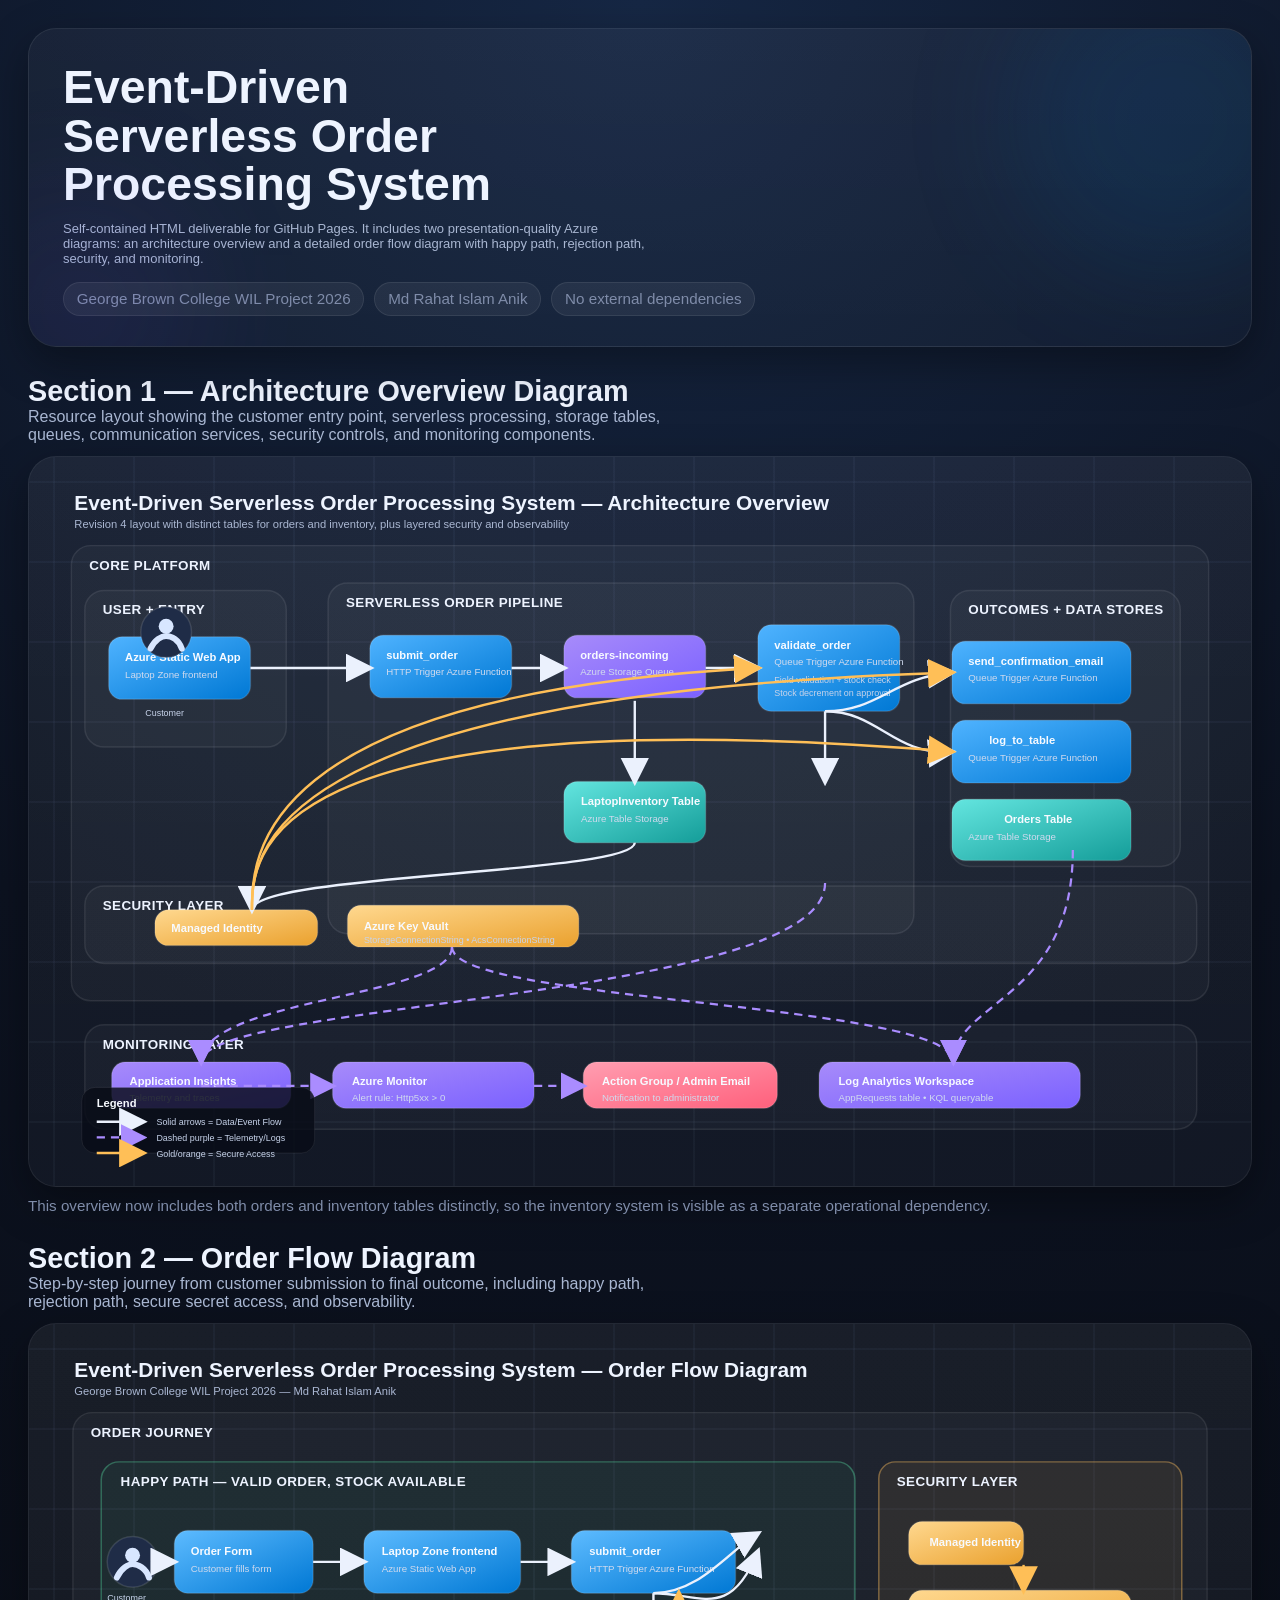
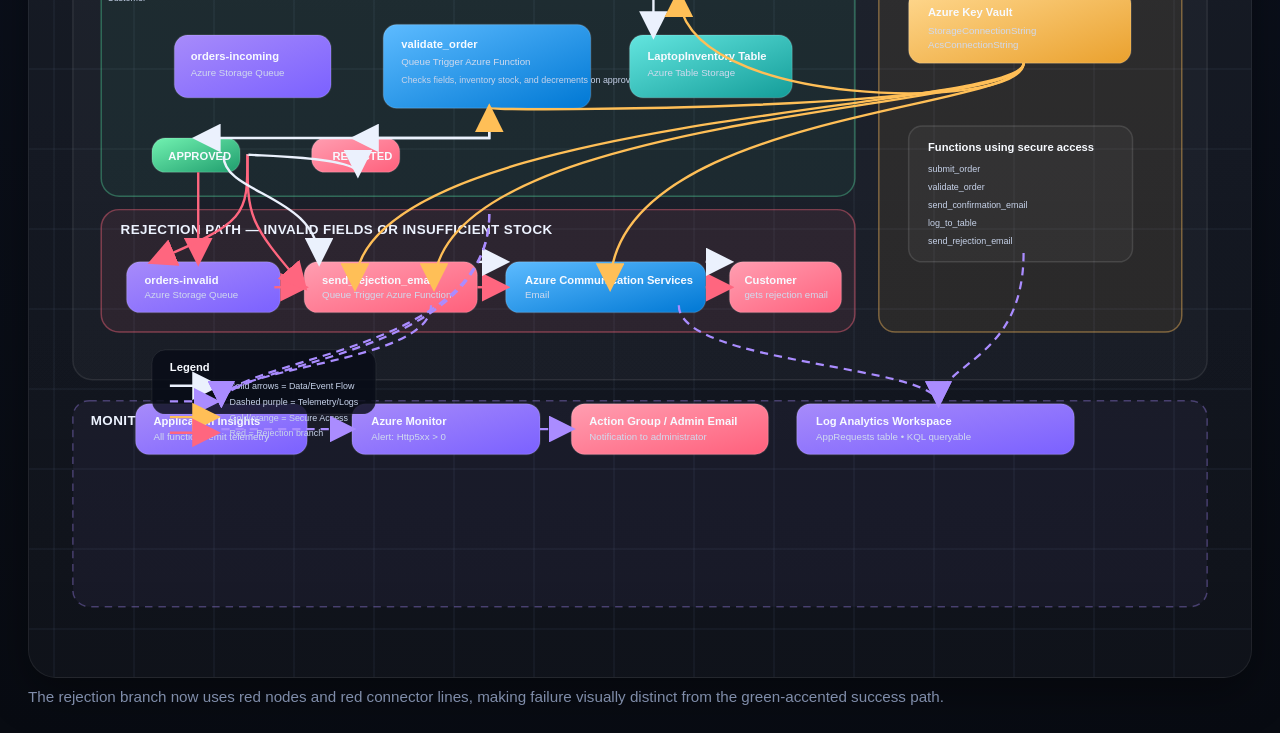
<file: architecture/architecture-diagrams-final.html>
<!DOCTYPE html>
<html lang="en" data-theme="dark">
<head>
  <meta charset="UTF-8" />
  <meta name="viewport" content="width=device-width, initial-scale=1.0" />
  <title>Azure Event-Driven Serverless Order Processing System — Architecture Diagrams</title>
  <style>
    :root {
      --bg: #0c1220; --bg2: #10192c; --card: #131f35; --line: rgba(255,255,255,.08);
      --text: #eef4ff; --muted: #a9b7d2; --faint: #7f8ca9;
      --blue: #0078d4; --blue2: #4fb3ff; --purple: #7b61ff; --purple2: #a78bfa; --teal: #15b8b1; --gold:#ffb347; --red:#ff667f; --green:#3ecf8e;
      --shadow: 0 16px 44px rgba(0,0,0,.35);
      --r: 20px;
    }
    *{box-sizing:border-box}
    html,body{margin:0;background:radial-gradient(circle at top,#162744 0%,var(--bg) 45%,#080b12 100%);color:var(--text);font-family:Inter,Segoe UI,Arial,sans-serif}
    .page{max-width:1500px;margin:0 auto;padding:28px}
    .hero,.panel{border:1px solid var(--line);background:linear-gradient(180deg,rgba(255,255,255,.04),rgba(255,255,255,.02));box-shadow:var(--shadow);border-radius:28px;overflow:hidden}
    .hero{padding:34px 34px 30px;position:relative}
    .hero:before,.hero:after{content:"";position:absolute;border-radius:999px;filter:blur(60px);opacity:.35;pointer-events:none}
    .hero:before{width:320px;height:320px;right:-80px;top:-70px;background:rgba(0,120,212,.35)}
    .hero:after{width:260px;height:260px;left:-80px;bottom:-90px;background:rgba(123,97,255,.24)}
    h1,h2,p{margin:0}
    h1{font-size:clamp(2rem,1.3rem + 2vw,3.2rem);line-height:1.05;max-width:18ch}
    .sub{margin-top:12px;color:var(--muted);font-size:clamp(1rem,.9rem + .25vw,1.08rem);max-width:82ch}
    .meta{display:flex;flex-wrap:wrap;gap:10px;margin-top:16px;color:var(--faint);font-size:.95rem}
    .chip{padding:.45rem .8rem;border-radius:999px;background:rgba(255,255,255,.06);border:1px solid rgba(255,255,255,.08)}
    .section{margin-top:28px}
    .head{display:flex;justify-content:space-between;align-items:end;gap:16px;margin:0 0 12px}
    .head h2{font-size:clamp(1.35rem,1rem + 1vw,1.9rem)}
    .head p{color:var(--muted);max-width:72ch}
    .panel .wrap{padding:14px;background:
      linear-gradient(rgba(255,255,255,.02),rgba(255,255,255,.01)),
      linear-gradient(90deg,transparent 24px,rgba(144,170,220,.10) 25px,transparent 26px),
      linear-gradient(transparent 24px,rgba(144,170,220,.10) 25px,transparent 26px);
      background-size:auto,80px 80px,80px 80px;overflow-x:hidden}
    svg{width:100%;height:auto;display:block}
    .note{margin-top:10px;color:var(--faint);font-size:.95rem}
    @media (max-width: 900px){.page{padding:14px}.hero{padding:22px}.head{flex-direction:column;align-items:flex-start}}
  </style>
</head>
<body>
  <main class="page">
    <header class="hero">
      <h1>Event-Driven Serverless Order Processing System</h1>
      <p class="sub">Self-contained HTML deliverable for GitHub Pages. It includes two presentation-quality Azure diagrams: an architecture overview and a detailed order flow diagram with happy path, rejection path, security, and monitoring.</p>
      <div class="meta">
        <span class="chip">George Brown College WIL Project 2026</span>
        <span class="chip">Md Rahat Islam Anik</span>
        <span class="chip">No external dependencies</span>
      </div>
    </header>

    <section class="section">
      <div class="head">
        <div>
          <h2>Section 1 — Architecture Overview Diagram</h2>
          <p>Resource layout showing the customer entry point, serverless processing, storage tables, queues, communication services, security controls, and monitoring components.</p>
        </div>
      </div>
      <div class="panel"><div class="wrap">
        <svg viewBox="0 0 1600 940" role="img" aria-label="Architecture overview diagram">
          <defs>
            <linearGradient id="b1" x1="0" y1="0" x2="1" y2="1"><stop offset="0%" stop-color="#4fb3ff"/><stop offset="100%" stop-color="#0078d4"/></linearGradient>
            <linearGradient id="p1" x1="0" y1="0" x2="1" y2="1"><stop offset="0%" stop-color="#a78bfa"/><stop offset="100%" stop-color="#7b61ff"/></linearGradient>
            <linearGradient id="t1" x1="0" y1="0" x2="1" y2="1"><stop offset="0%" stop-color="#63e5df"/><stop offset="100%" stop-color="#149d99"/></linearGradient>
            <linearGradient id="g1" x1="0" y1="0" x2="1" y2="1"><stop offset="0%" stop-color="#ffd88f"/><stop offset="100%" stop-color="#eaa12e"/></linearGradient>
            <linearGradient id="r1" x1="0" y1="0" x2="1" y2="1"><stop offset="0%" stop-color="#ff9eb1"/><stop offset="100%" stop-color="#ff607c"/></linearGradient>
            <marker id="mB" markerWidth="12" markerHeight="12" refX="10" refY="6" orient="auto"><path d="M0,0 L12,6 L0,12 z" fill="#eaf2ff"/></marker>
            <marker id="mP" markerWidth="12" markerHeight="12" refX="10" refY="6" orient="auto"><path d="M0,0 L12,6 L0,12 z" fill="#b69cff"/></marker>
            <marker id="mG" markerWidth="12" markerHeight="12" refX="10" refY="6" orient="auto"><path d="M0,0 L12,6 L0,12 z" fill="#ffbe55"/></marker>
            <style>
              .title{font:700 28px Inter,Segoe UI,Arial,sans-serif;fill:#eef4ff}.subtitle{font:500 15px Inter,Segoe UI,Arial,sans-serif;fill:#aab7d2}.band{font:700 18px Inter,Segoe UI,Arial,sans-serif;fill:#edf3ff;letter-spacing:.03em}.lbl{font:700 15px Inter,Segoe UI,Arial,sans-serif;fill:#f7faff}.sub{font:500 13px Inter,Segoe UI,Arial,sans-serif;fill:#d0daee}.tiny{font:600 11px Inter,Segoe UI,Arial,sans-serif;fill:#9aabc8;letter-spacing:.04em}.small{font:500 12px Inter,Segoe UI,Arial,sans-serif;fill:#c7d3ea}.zone{fill:rgba(255,255,255,.03);stroke:rgba(255,255,255,.09);stroke-width:2;rx:26}.box{stroke:rgba(255,255,255,.12);stroke-width:2;rx:18}.path{stroke:#eaf2ff;stroke-width:3.1;fill:none;marker-end:url(#mB)}.tele{stroke:#aa8cff;stroke-width:3;fill:none;stroke-dasharray:11 8;marker-end:url(#mP)}.sec{stroke:#ffbe55;stroke-width:3.1;fill:none;marker-end:url(#mG)}
            </style>
          </defs>
          <text x="42" y="52" class="title">Event-Driven Serverless Order Processing System — Architecture Overview</text>
          <text x="42" y="77" class="subtitle">Revision 4 layout with distinct tables for orders and inventory, plus layered security and observability</text>
          <rect x="38" y="100" width="1524" height="610" class="zone"/>
          <text x="62" y="132" class="band">CORE PLATFORM</text>
          <rect x="56" y="160" width="270" height="210" class="zone"/>
          <text x="80" y="192" class="band">USER + ENTRY</text>
          <rect x="382" y="150" width="785" height="470" class="zone"/>
          <text x="406" y="182" class="band">SERVERLESS ORDER PIPELINE</text>
          <rect x="1216" y="160" width="308" height="370" class="zone"/>
          <text x="1240" y="192" class="band">OUTCOMES + DATA STORES</text>
          <rect x="56" y="556" width="1490" height="104" class="zone"/>
          <text x="80" y="588" class="band">SECURITY LAYER</text>
          <rect x="56" y="742" width="1490" height="140" class="zone"/>
          <text x="80" y="774" class="band">MONITORING LAYER</text>

          <rect x="88" y="222" width="190" height="84" rx="18" class="box" fill="url(#b1)"/>
          <text x="110" y="255" class="lbl">Azure Static Web App</text><text x="110" y="277" class="sub">Laptop Zone frontend</text>
          <circle cx="165" cy="216" r="34" fill="#1f2c47" stroke="rgba(255,255,255,.12)" stroke-width="2"/>
          <circle cx="165" cy="208" r="10" fill="#d8e6ff"/><path d="M144 238c6-12 15-17 21-17 7 0 17 5 21 17" stroke="#d8e6ff" stroke-width="8" stroke-linecap="round" fill="none"/>
          <text x="137" y="328" class="small">Customer</text>

          <rect x="438" y="220" width="190" height="84" rx="18" class="box" fill="url(#b1)"/>
          <text x="460" y="252" class="lbl">submit_order</text><text x="460" y="274" class="sub">HTTP Trigger Azure Function</text>

          <rect x="698" y="220" width="190" height="84" rx="18" class="box" fill="url(#p1)"/>
          <text x="720" y="252" class="lbl">orders-incoming</text><text x="720" y="274" class="sub">Azure Storage Queue</text>

          <rect x="958" y="206" width="190" height="116" rx="18" class="box" fill="url(#b1)"/>
          <text x="980" y="238" class="lbl">validate_order</text><text x="980" y="260" class="sub">Queue Trigger Azure Function</text><text x="980" y="284" class="small">Field validation + stock check</text><text x="980" y="302" class="small">Stock decrement on approval</text>

          <rect x="698" y="416" width="190" height="82" rx="18" class="box" fill="url(#t1)"/>
          <text x="721" y="448" class="lbl">LaptopInventory Table</text><text x="721" y="470" class="sub">Azure Table Storage</text>

          <rect x="1218" y="228" width="240" height="84" rx="18" class="box" fill="url(#b1)"/>
          <text x="1240" y="260" class="lbl">send_confirmation_email</text><text x="1240" y="282" class="sub">Queue Trigger Azure Function</text>
          <rect x="1218" y="334" width="240" height="84" rx="18" class="box" fill="url(#b1)"/>
          <text x="1268" y="366" class="lbl">log_to_table</text><text x="1240" y="388" class="sub">Queue Trigger Azure Function</text>
          <rect x="1218" y="440" width="240" height="82" rx="18" class="box" fill="url(#t1)"/>
          <text x="1288" y="472" class="lbl">Orders Table</text><text x="1240" y="494" class="sub">Azure Table Storage</text>

          <rect x="150" y="588" width="218" height="48" rx="16" class="box" fill="url(#g1)"/><text x="172" y="618" class="lbl" fill="#241606">Managed Identity</text>
          <rect x="408" y="582" width="310" height="56" rx="16" class="box" fill="url(#g1)"/><text x="430" y="615" class="lbl" fill="#241606">Azure Key Vault</text><text x="430" y="633" class="small" fill="#3f2a04">StorageConnectionString • AcsConnectionString</text>

          <rect x="92" y="792" width="240" height="62" rx="16" class="box" fill="url(#p1)"/><text x="116" y="823" class="lbl">Application Insights</text><text x="116" y="844" class="sub">Telemetry and traces</text>
          <rect x="388" y="792" width="270" height="62" rx="16" class="box" fill="url(#p1)"/><text x="414" y="823" class="lbl">Azure Monitor</text><text x="414" y="844" class="sub">Alert rule: Http5xx &gt; 0</text>
          <rect x="724" y="792" width="260" height="62" rx="16" class="box" fill="url(#r1)"/><text x="749" y="823" class="lbl">Action Group / Admin Email</text><text x="749" y="844" class="sub">Notification to administrator</text>
          <rect x="1040" y="792" width="350" height="62" rx="16" class="box" fill="url(#p1)"/><text x="1066" y="823" class="lbl">Log Analytics Workspace</text><text x="1066" y="844" class="sub">AppRequests table • KQL queryable</text>

          <path d="M278 264 L438 264" class="path"/><path d="M628 264 L698 264" class="path"/><path d="M888 264 L958 264" class="path"/><path d="M1048 322 L1048 416" class="path"/><path d="M1048 322 C1120 322, 1140 276, 1218 270" class="path"/><path d="M1048 322 C1120 322, 1140 382, 1218 376" class="path"/><path d="M793 308 L793 416" class="path"/><path d="M793 498 C793 540, 280 540, 280 588" class="sec" opacity="0"/>
          <path d="M793 498 C793 540, 280 540, 280 588" class="path"/>

          <path d="M280 588 C280 520, 280 300, 958 264" class="sec"/>
          <path d="M280 588 C280 520, 280 300, 1218 270" class="sec"/>
          <path d="M280 588 C280 520, 280 300, 1218 376" class="sec"/>

          <path d="M548 638 C548 706, 212 706, 212 792" class="tele"/>
          <path d="M548 638 C548 712, 1220 712, 1220 792" class="tele"/>
          <path d="M1048 552 C1048 710, 212 710, 212 792" class="tele"/>
          <path d="M1380 508 C1380 710, 1220 710, 1220 792" class="tele"/>
          <path d="M212 824 L388 824" class="tele"/><path d="M658 824 L724 824" class="tele"/>

          <g transform="translate(52, 826)">
            <rect width="312" height="88" rx="18" fill="rgba(8,12,22,.82)" stroke="rgba(255,255,255,.10)"/>
            <text x="20" y="26" class="lbl">Legend</text>
            <line x1="20" y1="46" x2="82" y2="46" class="path"/><text x="100" y="51" class="small">Solid arrows = Data/Event Flow</text>
            <line x1="20" y1="67" x2="82" y2="67" class="tele"/><text x="100" y="72" class="small">Dashed purple = Telemetry/Logs</text>
            <line x1="20" y1="88" x2="82" y2="88" class="sec"/><text x="100" y="93" class="small">Gold/orange = Secure Access</text>
          </g>
        </svg>
      </div></div>
      <p class="note">This overview now includes both orders and inventory tables distinctly, so the inventory system is visible as a separate operational dependency.</p>
    </section>

    <section class="section">
      <div class="head">
        <div>
          <h2>Section 2 — Order Flow Diagram</h2>
          <p>Step-by-step journey from customer submission to final outcome, including happy path, rejection path, secure secret access, and observability.</p>
        </div>
      </div>
      <div class="panel"><div class="wrap">
        <svg viewBox="0 0 1600 1240" role="img" aria-label="Order flow diagram">
          <defs>
            <linearGradient id="fB" x1="0" y1="0" x2="1" y2="1"><stop offset="0%" stop-color="#5dbbff"/><stop offset="100%" stop-color="#0078d4"/></linearGradient>
            <linearGradient id="fP" x1="0" y1="0" x2="1" y2="1"><stop offset="0%" stop-color="#a78bfa"/><stop offset="100%" stop-color="#7b61ff"/></linearGradient>
            <linearGradient id="fT" x1="0" y1="0" x2="1" y2="1"><stop offset="0%" stop-color="#63e5df"/><stop offset="100%" stop-color="#149d99"/></linearGradient>
            <linearGradient id="fG" x1="0" y1="0" x2="1" y2="1"><stop offset="0%" stop-color="#ffd88f"/><stop offset="100%" stop-color="#eaa12e"/></linearGradient>
            <linearGradient id="fR" x1="0" y1="0" x2="1" y2="1"><stop offset="0%" stop-color="#ff9eb1"/><stop offset="100%" stop-color="#ff607c"/></linearGradient>
            <linearGradient id="fGr" x1="0" y1="0" x2="1" y2="1"><stop offset="0%" stop-color="#72f2b1"/><stop offset="100%" stop-color="#1f9d6d"/></linearGradient>
            <marker id="mb2" markerWidth="12" markerHeight="12" refX="10" refY="6" orient="auto"><path d="M0,0 L12,6 L0,12 z" fill="#ebf1fd"/></marker>
            <marker id="mp2" markerWidth="12" markerHeight="12" refX="10" refY="6" orient="auto"><path d="M0,0 L12,6 L0,12 z" fill="#aa8cff"/></marker>
            <marker id="mg2" markerWidth="12" markerHeight="12" refX="10" refY="6" orient="auto"><path d="M0,0 L12,6 L0,12 z" fill="#ffbf57"/></marker>
            <marker id="mr2" markerWidth="12" markerHeight="12" refX="10" refY="6" orient="auto"><path d="M0,0 L12,6 L0,12 z" fill="#ff667f"/></marker>
            <style>
              .title{font:700 28px Inter,Segoe UI,Arial,sans-serif;fill:#eef4ff}.subtitle{font:500 15px Inter,Segoe UI,Arial,sans-serif;fill:#aab7d2}.band{font:700 18px Inter,Segoe UI,Arial,sans-serif;fill:#edf3ff;letter-spacing:.03em}.lbl{font:700 15px Inter,Segoe UI,Arial,sans-serif;fill:#f7faff}.sub{font:500 13px Inter,Segoe UI,Arial,sans-serif;fill:#d0daee}.small{font:500 12px Inter,Segoe UI,Arial,sans-serif;fill:#c7d3ea}.tiny{font:600 11px Inter,Segoe UI,Arial,sans-serif;fill:#9aabc8;letter-spacing:.04em}.zone{fill:rgba(255,255,255,.03);stroke:rgba(255,255,255,.09);stroke-width:2;rx:26}.happy{fill:rgba(62,207,142,.06);stroke:rgba(93,241,173,.34);stroke-width:2;rx:24}.reject{fill:rgba(255,102,127,.08);stroke:rgba(255,102,127,.42);stroke-width:2;rx:24}.security{fill:rgba(255,179,71,.07);stroke:rgba(255,191,93,.42);stroke-width:2;rx:22}.monitor{fill:rgba(168,140,255,.05);stroke:rgba(168,140,255,.35);stroke-width:2;stroke-dasharray:10 8;rx:22}.box{stroke:rgba(255,255,255,.12);stroke-width:2;rx:18}.path{stroke:#ebf1fd;stroke-width:3.2;fill:none;marker-end:url(#mb2)}.tele{stroke:#aa8cff;stroke-width:3;fill:none;stroke-dasharray:11 8;marker-end:url(#mp2)}.sec{stroke:#ffbf57;stroke-width:3.2;fill:none;marker-end:url(#mg2)}.fail{stroke:#ff667f;stroke-width:3.2;fill:none;marker-end:url(#mr2)}
            </style>
          </defs>
          <text x="42" y="52" class="title">Event-Driven Serverless Order Processing System — Order Flow Diagram</text>
          <text x="42" y="77" class="subtitle">George Brown College WIL Project 2026 — Md Rahat Islam Anik</text>
          <rect x="40" y="100" width="1520" height="760" class="zone"/>
          <text x="64" y="132" class="band">ORDER JOURNEY</text>
          <rect x="78" y="166" width="1010" height="448" class="happy"/>
          <text x="104" y="198" class="band">HAPPY PATH — VALID ORDER, STOCK AVAILABLE</text>
          <rect x="78" y="632" width="1010" height="164" class="reject"/>
          <text x="104" y="664" class="band">REJECTION PATH — INVALID FIELDS OR INSUFFICIENT STOCK</text>
          <rect x="1120" y="166" width="406" height="630" class="security"/>
          <text x="1144" y="198" class="band">SECURITY LAYER</text>
          <rect x="40" y="888" width="1520" height="276" class="monitor"/>
          <text x="64" y="920" class="band">MONITORING LAYER</text>

          <circle cx="120" cy="300" r="34" fill="#1f2c47" stroke="rgba(255,255,255,.12)" stroke-width="2"/>
          <circle cx="120" cy="291" r="10" fill="#d8e6ff"/><path d="M99 321c6-13 16-18 21-18 7 0 18 5 22 18" stroke="#d8e6ff" stroke-width="8" stroke-linecap="round" fill="none"/>
          <text x="86" y="353" class="small">Customer</text>

          <rect x="176" y="258" width="186" height="84" rx="18" class="box" fill="url(#fB)"/><text x="198" y="291" class="lbl">Order Form</text><text x="198" y="313" class="sub">Customer fills form</text>
          <rect x="430" y="258" width="210" height="84" rx="18" class="box" fill="url(#fB)"/><text x="454" y="291" class="lbl">Laptop Zone frontend</text><text x="454" y="313" class="sub">Azure Static Web App</text>
          <rect x="708" y="258" width="220" height="84" rx="18" class="box" fill="url(#fB)"/><text x="732" y="291" class="lbl">submit_order</text><text x="732" y="313" class="sub">HTTP Trigger Azure Function</text>
          <rect x="176" y="398" width="210" height="84" rx="18" class="box" fill="url(#fP)"/><text x="198" y="431" class="lbl">orders-incoming</text><text x="198" y="453" class="sub">Azure Storage Queue</text>
          <rect x="456" y="384" width="278" height="112" rx="18" class="box" fill="url(#fB)"/><text x="480" y="416" class="lbl">validate_order</text><text x="480" y="438" class="sub">Queue Trigger Azure Function</text><text x="480" y="462" class="small">Checks fields, inventory stock, and decrements on approval</text>
          <rect x="786" y="398" width="218" height="84" rx="18" class="box" fill="url(#fT)"/><text x="810" y="431" class="lbl">LaptopInventory Table</text><text x="810" y="453" class="sub">Azure Table Storage</text>

          <rect x="146" y="536" width="118" height="46" rx="16" class="box" fill="url(#fGr)"/><text x="168" y="565" class="lbl" fill="#062816">APPROVED</text>
          <rect x="360" y="536" width="118" height="46" rx="16" class="box" fill="url(#fR)"/><text x="388" y="565" class="lbl" fill="#2f0811">REJECTED</text>

          <rect x="112" y="702" width="206" height="68" rx="18" class="box" fill="url(#fP)"/><text x="136" y="731" class="lbl">orders-invalid</text><text x="136" y="751" class="sub">Azure Storage Queue</text>
          <rect x="350" y="702" width="232" height="68" rx="18" class="box" fill="url(#fR)"/><text x="374" y="731" class="lbl">send_rejection_email</text><text x="374" y="751" class="sub">Queue Trigger Azure Function</text>
          <rect x="620" y="702" width="268" height="68" rx="18" class="box" fill="url(#fB)"/><text x="646" y="731" class="lbl">Azure Communication Services</text><text x="646" y="751" class="sub">Email</text>
          <rect x="920" y="702" width="150" height="68" rx="18" class="box" fill="url(#fR)"/><text x="940" y="731" class="lbl">Customer</text><text x="940" y="751" class="sub">gets rejection email</text>

          <rect x="1160" y="246" width="154" height="58" rx="16" class="box" fill="url(#fG)"/><text x="1188" y="279" class="lbl" fill="#241606">Managed Identity</text>
          <rect x="1160" y="338" width="298" height="98" rx="18" class="box" fill="url(#fG)"/><text x="1186" y="372" class="lbl" fill="#241606">Azure Key Vault</text><text x="1186" y="396" class="sub" fill="#3c2804">StorageConnectionString</text><text x="1186" y="416" class="sub" fill="#3c2804">AcsConnectionString</text>
          <rect x="1160" y="520" width="300" height="182" rx="18" class="box" fill="rgba(255,255,255,.03)"/><text x="1186" y="554" class="lbl">Functions using secure access</text><text x="1186" y="582" class="small">submit_order</text><text x="1186" y="606" class="small">validate_order</text><text x="1186" y="630" class="small">send_confirmation_email</text><text x="1186" y="654" class="small">log_to_table</text><text x="1186" y="678" class="small">send_rejection_email</text>

          <rect x="124" y="892" width="230" height="68" rx="18" class="box" fill="url(#fP)"/><text x="148" y="921" class="lbl">Application Insights</text><text x="148" y="941" class="sub">All functions emit telemetry</text>
          <rect x="414" y="892" width="252" height="68" rx="18" class="box" fill="url(#fP)"/><text x="440" y="921" class="lbl">Azure Monitor</text><text x="440" y="941" class="sub">Alert: Http5xx &gt; 0</text>
          <rect x="708" y="892" width="264" height="68" rx="18" class="box" fill="url(#fR)"/><text x="732" y="921" class="lbl">Action Group / Admin Email</text><text x="732" y="941" class="sub">Notification to administrator</text>
          <rect x="1010" y="892" width="372" height="68" rx="18" class="box" fill="url(#fP)"/><text x="1036" y="921" class="lbl">Log Analytics Workspace</text><text x="1036" y="941" class="sub">AppRequests table • KQL queryable</text>

          <rect x="146" y="820" width="300" height="86" rx="18" fill="rgba(8,12,22,.82)" stroke="rgba(255,255,255,.10)"/>
          <text x="170" y="848" class="lbl">Legend</text>
          <line x1="170" y1="868" x2="232" y2="868" class="path"/><text x="250" y="873" class="small">Solid arrows = Data/Event Flow</text>
          <line x1="170" y1="889" x2="232" y2="889" class="tele"/><text x="250" y="894" class="small">Dashed purple = Telemetry/Logs</text>
          <line x1="170" y1="910" x2="232" y2="910" class="sec"/><text x="250" y="915" class="small">Gold/orange = Secure Access</text>
          <line x1="170" y1="931" x2="232" y2="931" class="fail"/><text x="250" y="936" class="small">Red = Rejection branch</text>

          <path d="M156 300 L176 300" class="path"/><path d="M362 300 L430 300" class="path"/><path d="M640 300 L708 300" class="path"/><path d="M818 342 L818 398" class="path"/><path d="M818 342 C880 342, 920 284, 958 262" class="path"/>
          <path d="M818 342 C880 342, 920 380, 958 286" class="path"/>
          <path d="M598 496 L598 536 L206 536" class="path"/>
          <path d="M598 496 L598 536 L418 536" class="path"/>
          <path d="M208 582 L208 702" class="fail"/>
          <path d="M310 736 L350 736" class="fail"/>
          <path d="M582 736 L620 736" class="fail"/>
          <path d="M888 736 L920 736" class="fail"/>

          <path d="M274 558 C274 642, 274 648, 146 702" class="fail"/>
          <path d="M274 558 C274 642, 274 648, 350 736" class="fail"/>
          <path d="M274 558 C274 560, 422 560, 422 584" class="path"/>
          <path d="M422 584 C520 584, 520 620, 524 620" class="path" opacity="0"/>

          <path d="M242 560 C242 612, 370 612, 370 702" class="path"/>
          <path d="M582 702 L620 702" class="path"/><path d="M888 702 L920 702" class="path"/>

          <path d="M1314 304 L1314 338" class="sec"/>
          <path d="M1314 436 C1314 500, 852 500, 852 342" class="sec"/>
          <path d="M1314 436 C1314 500, 598 500, 598 496" class="sec"/>
          <path d="M1314 436 C1314 500, 418 500, 418 736" class="sec"/>
          <path d="M1314 436 C1314 500, 524 500, 524 736" class="sec"/>
          <path d="M1314 436 C1314 500, 760 500, 760 736" class="sec"/>

          <path d="M598 638 C598 830, 239 830, 239 892" class="tele"/>
          <path d="M598 638 C598 836, 239 836, 239 892" class="tele"/>
          <path d="M520 760 C520 840, 239 840, 239 892" class="tele"/>
          <path d="M852 760 C852 840, 1200 840, 1200 892" class="tele"/>
          <path d="M1314 690 C1314 836, 1200 836, 1200 892" class="tele"/>
          <path d="M239 926 L414 926" class="tele"/><path d="M666 926 L708 926" class="tele"/>
        </svg>
      </div></div>
      <p class="note">The rejection branch now uses red nodes and red connector lines, making failure visually distinct from the green-accented success path.</p>
    </section>
  </main>
</body>
</html>
</file>
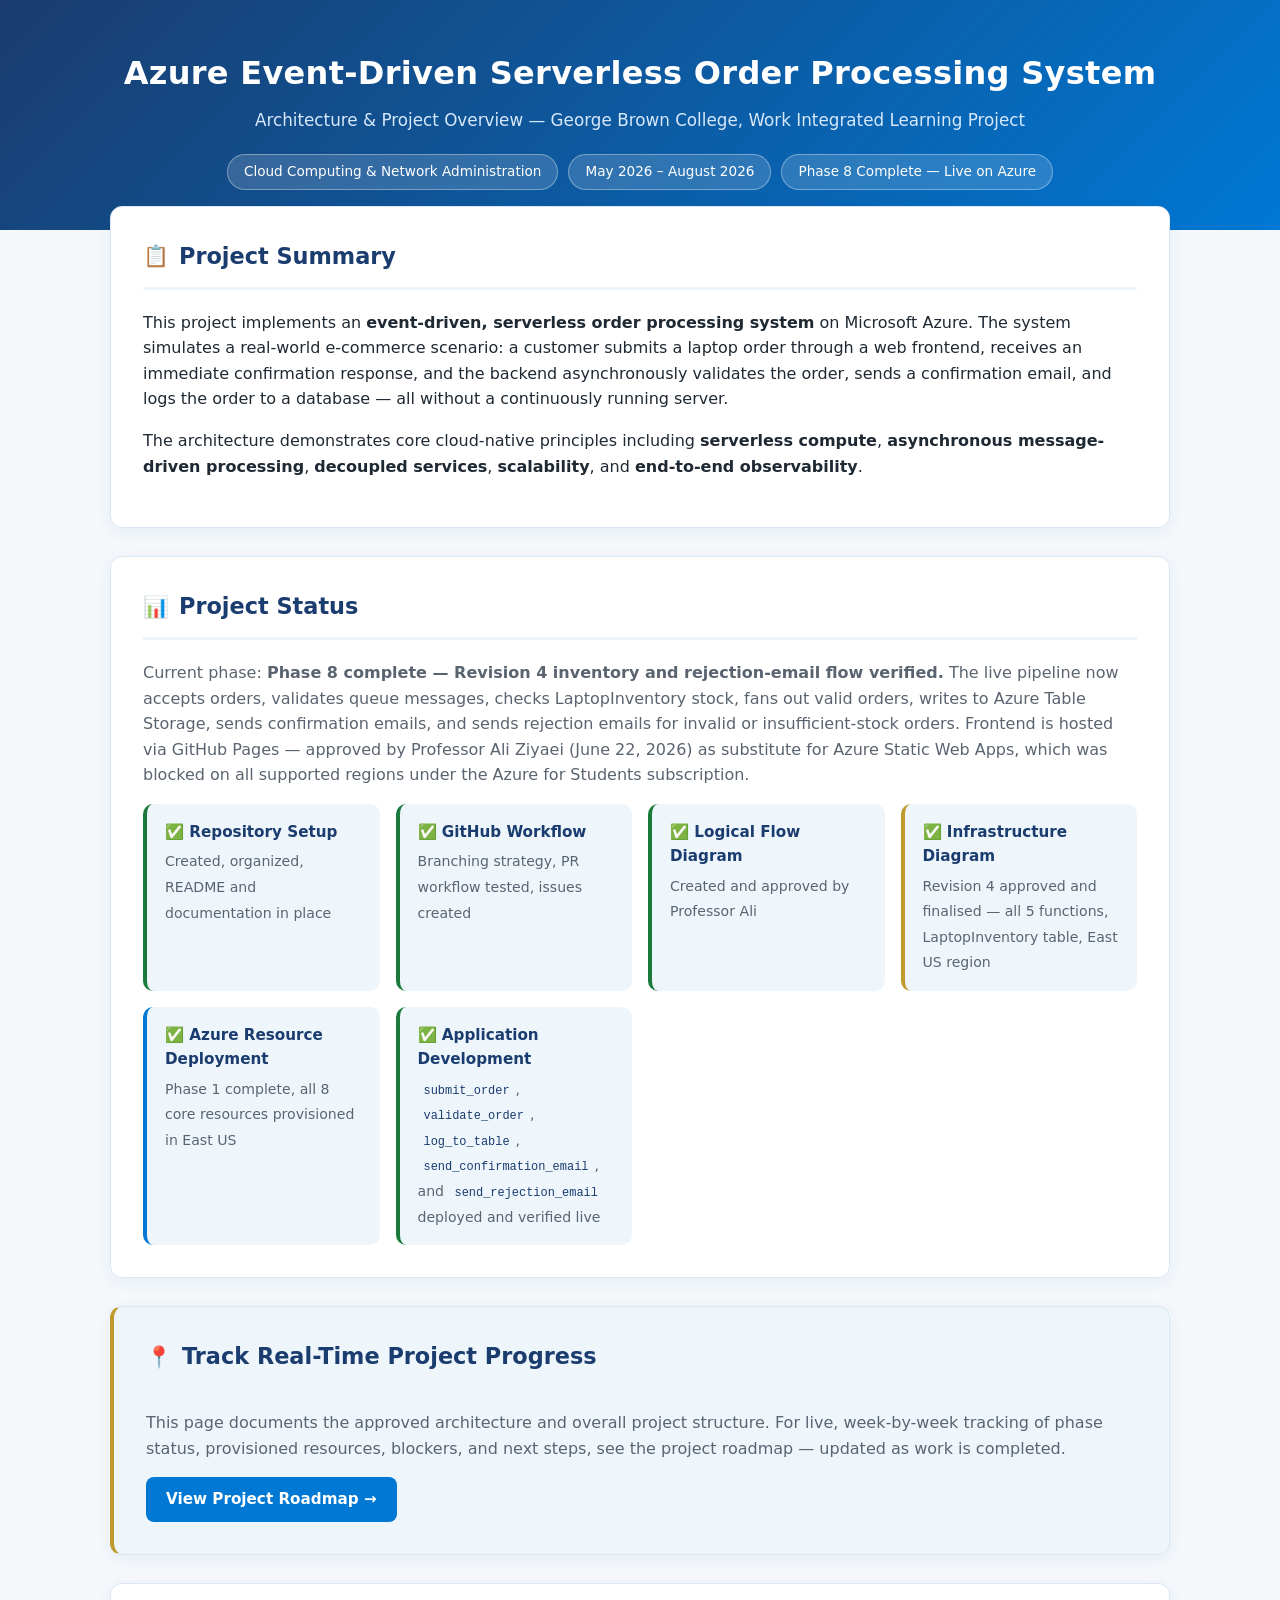
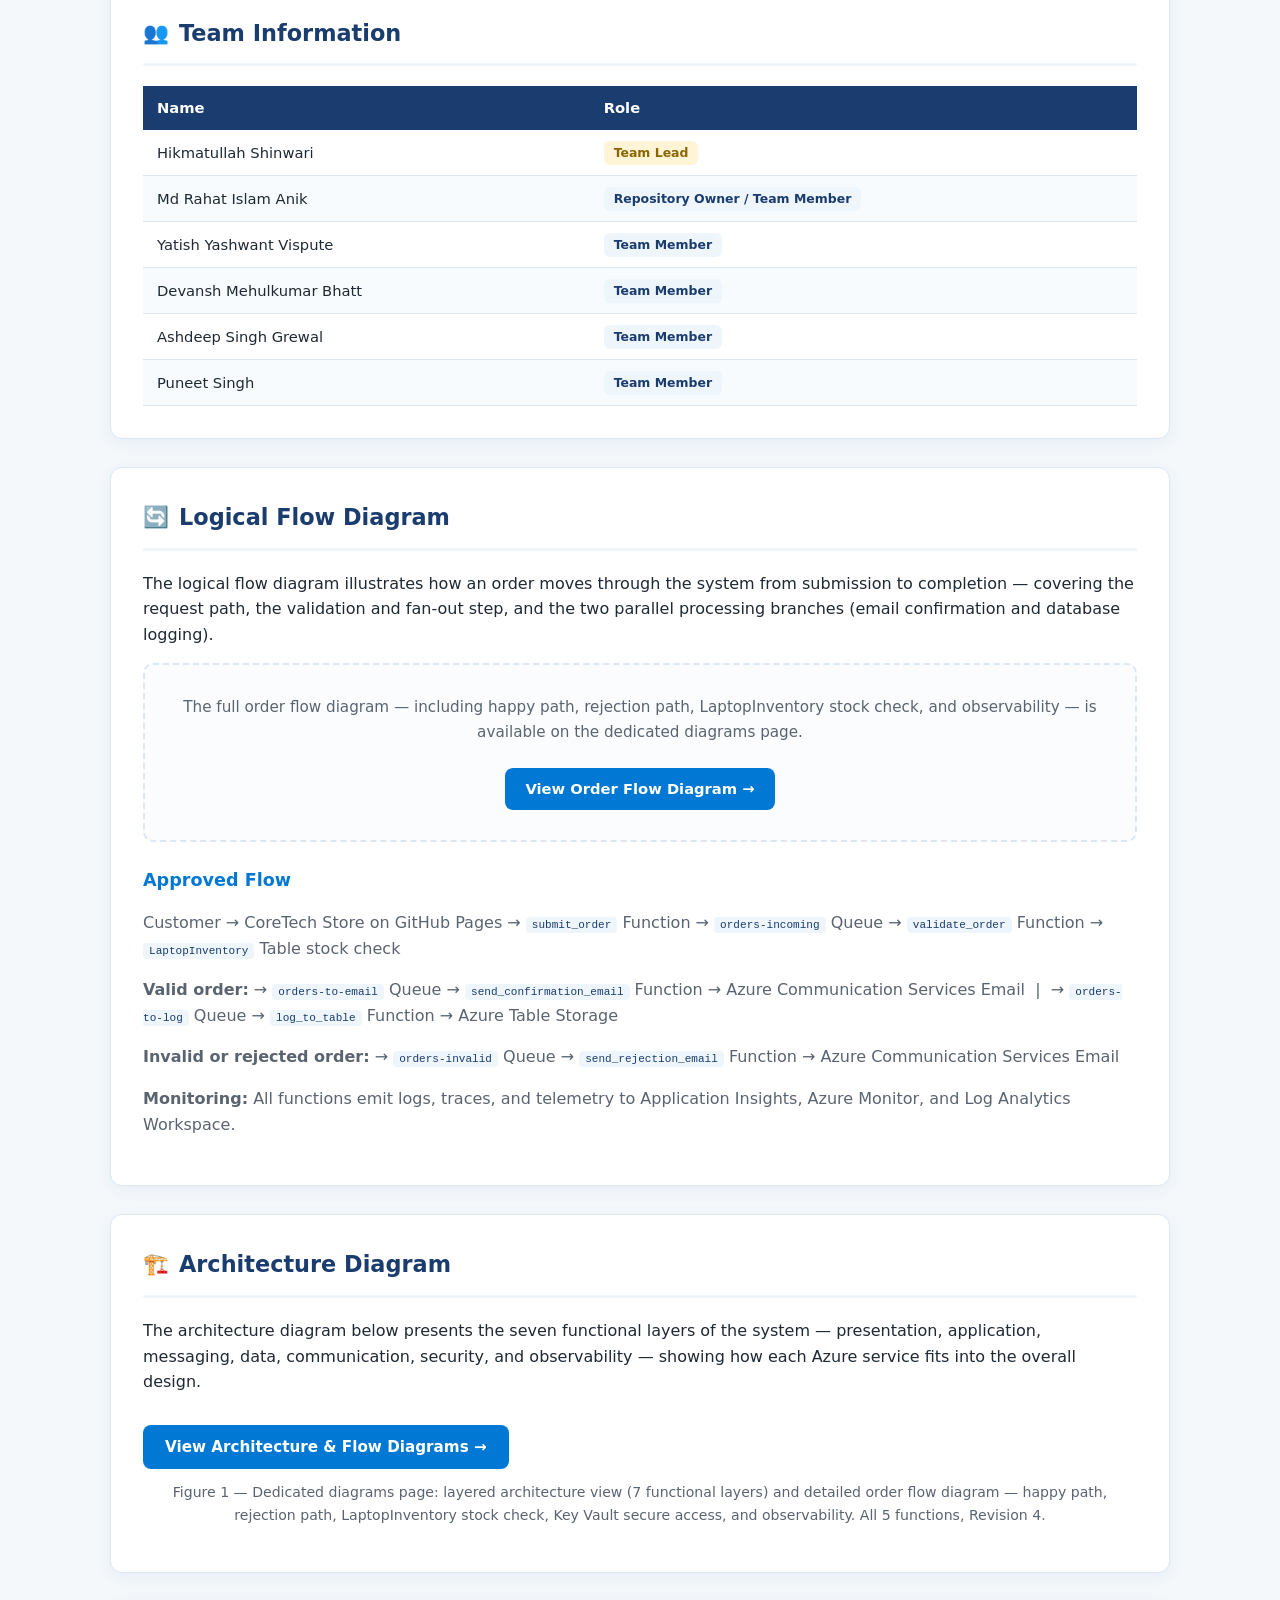
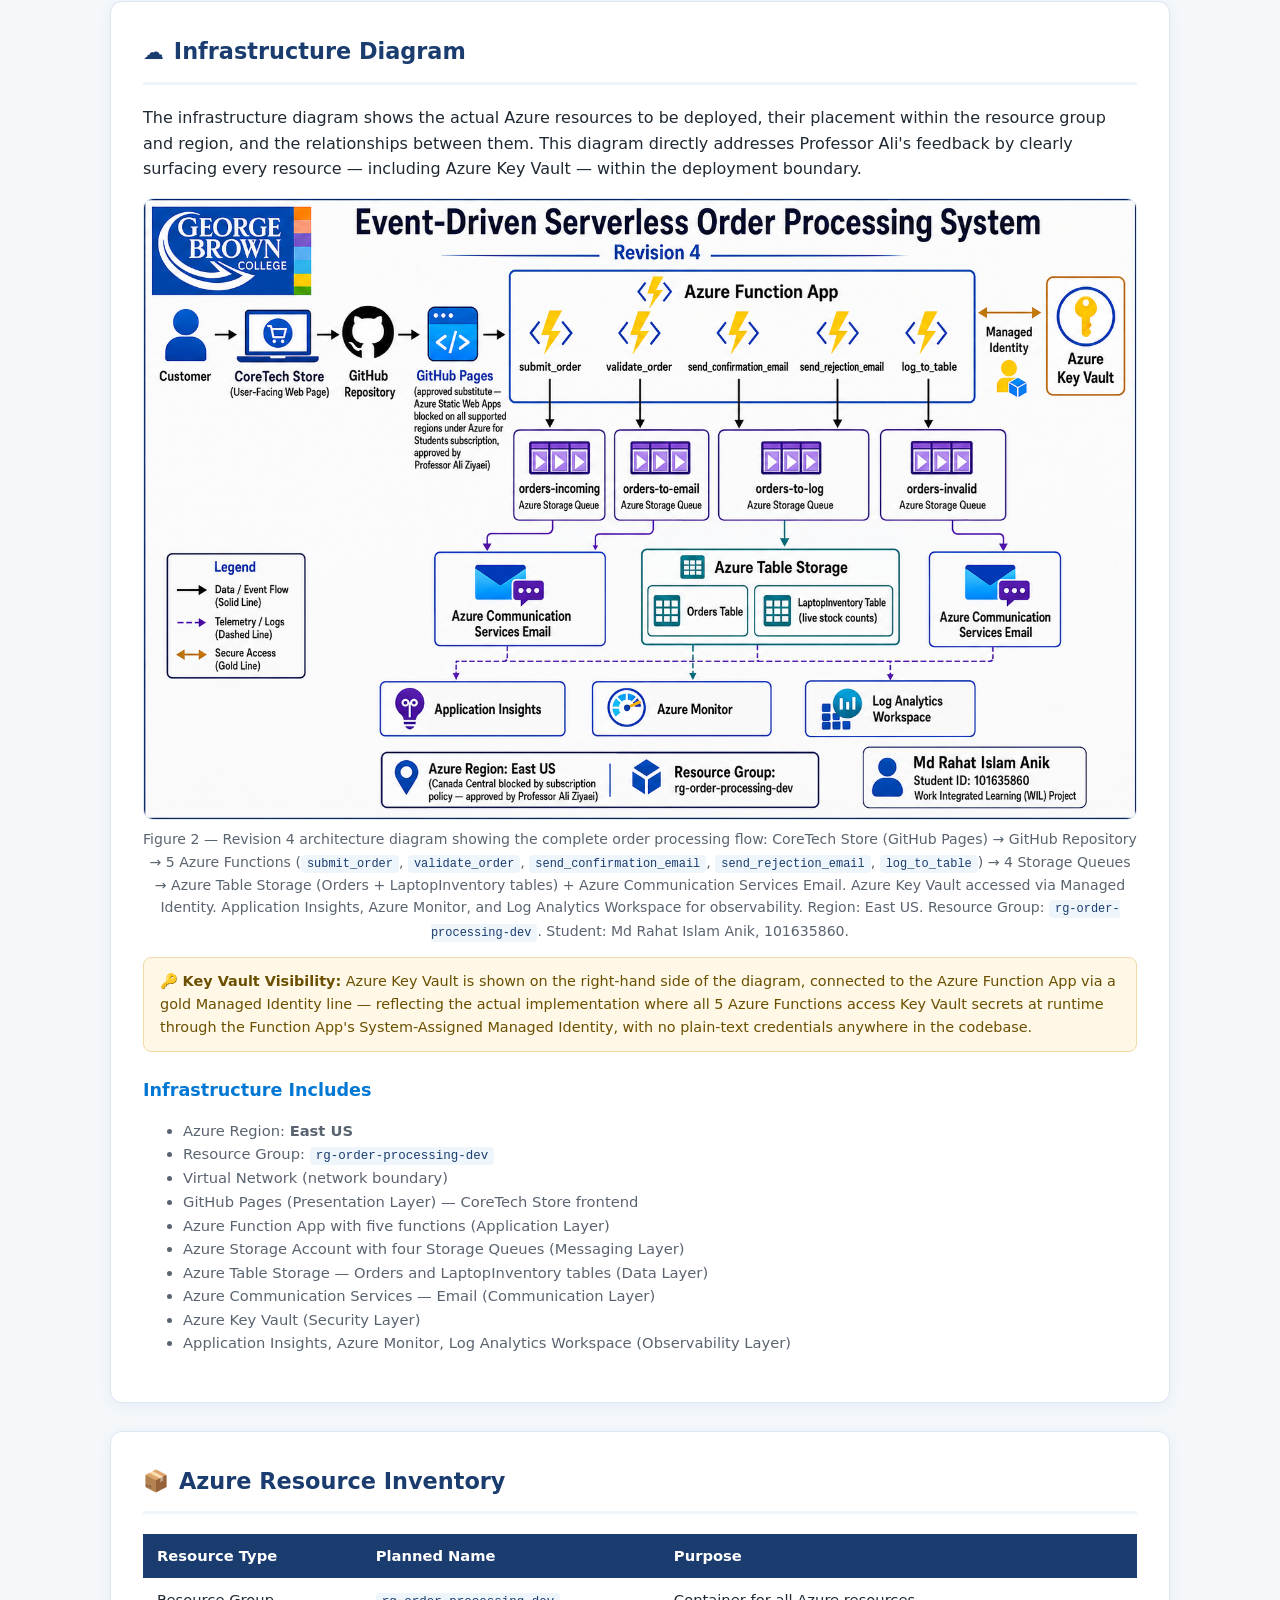
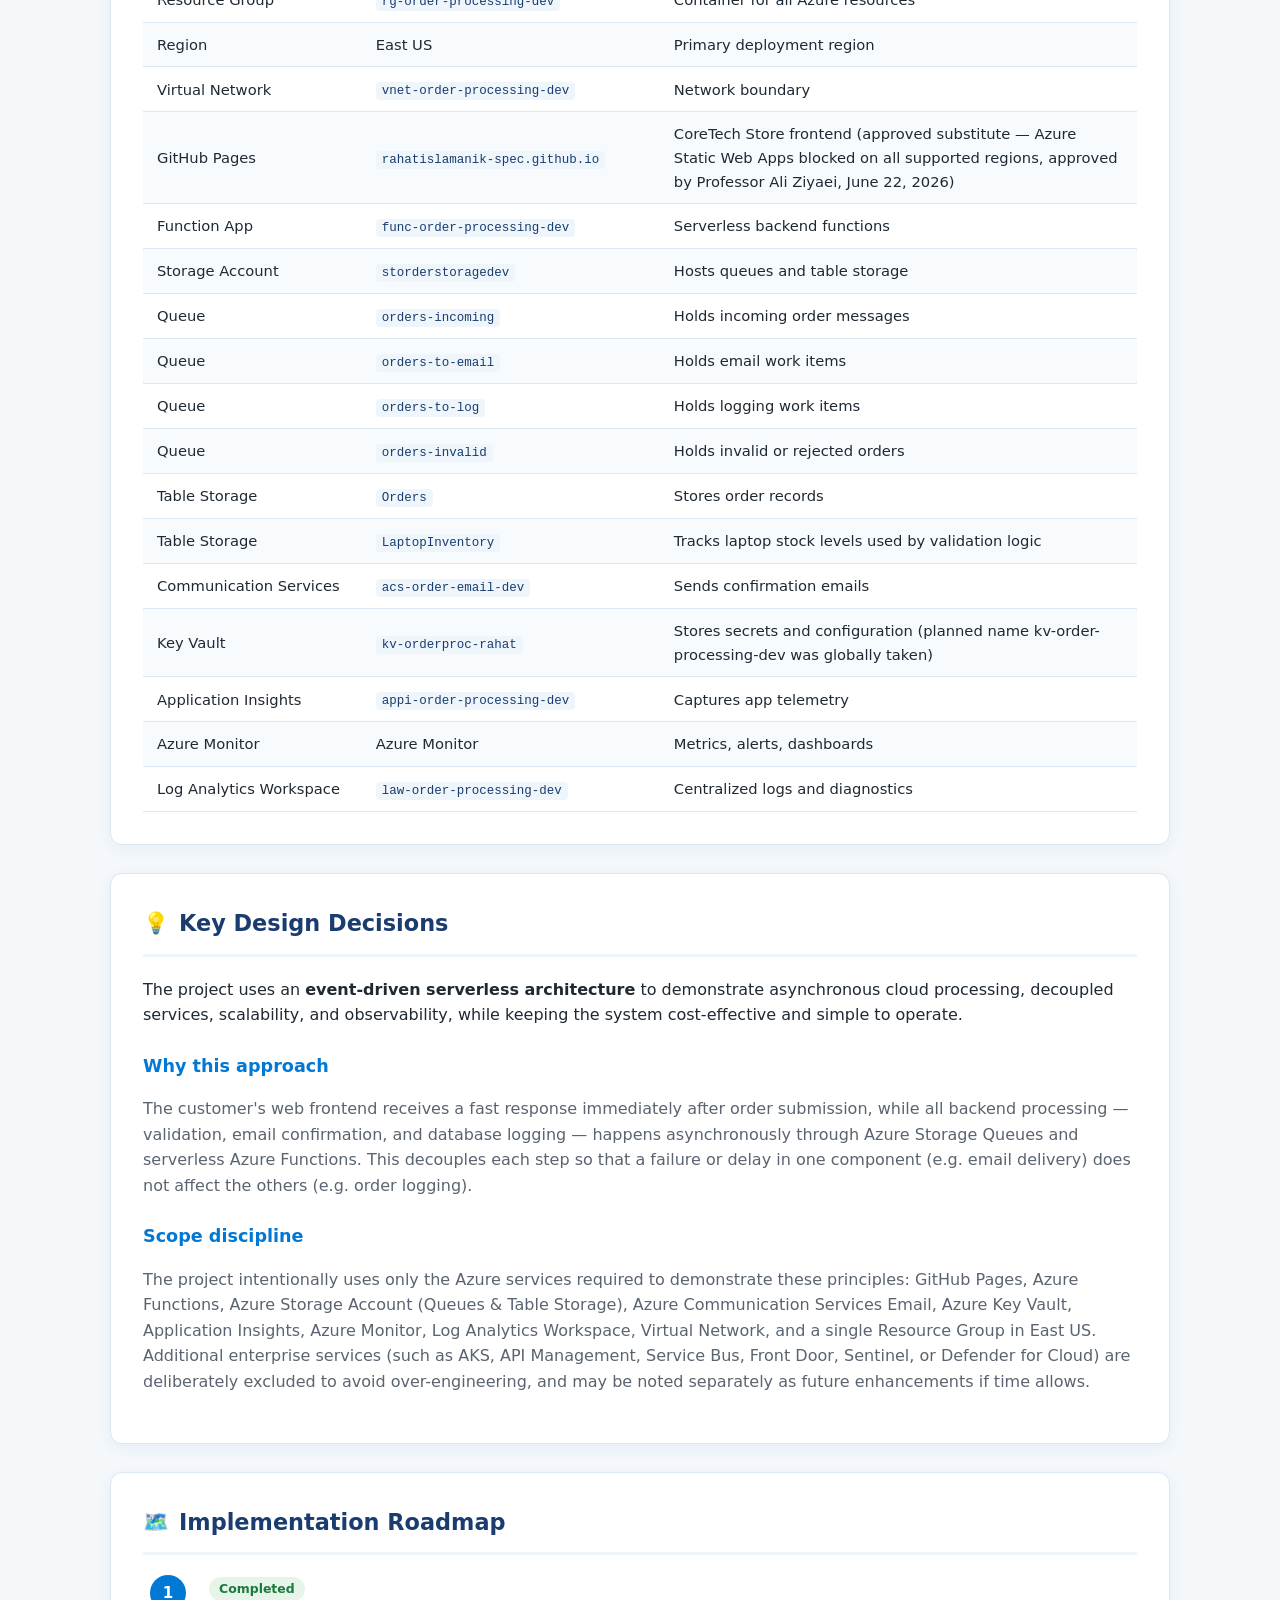
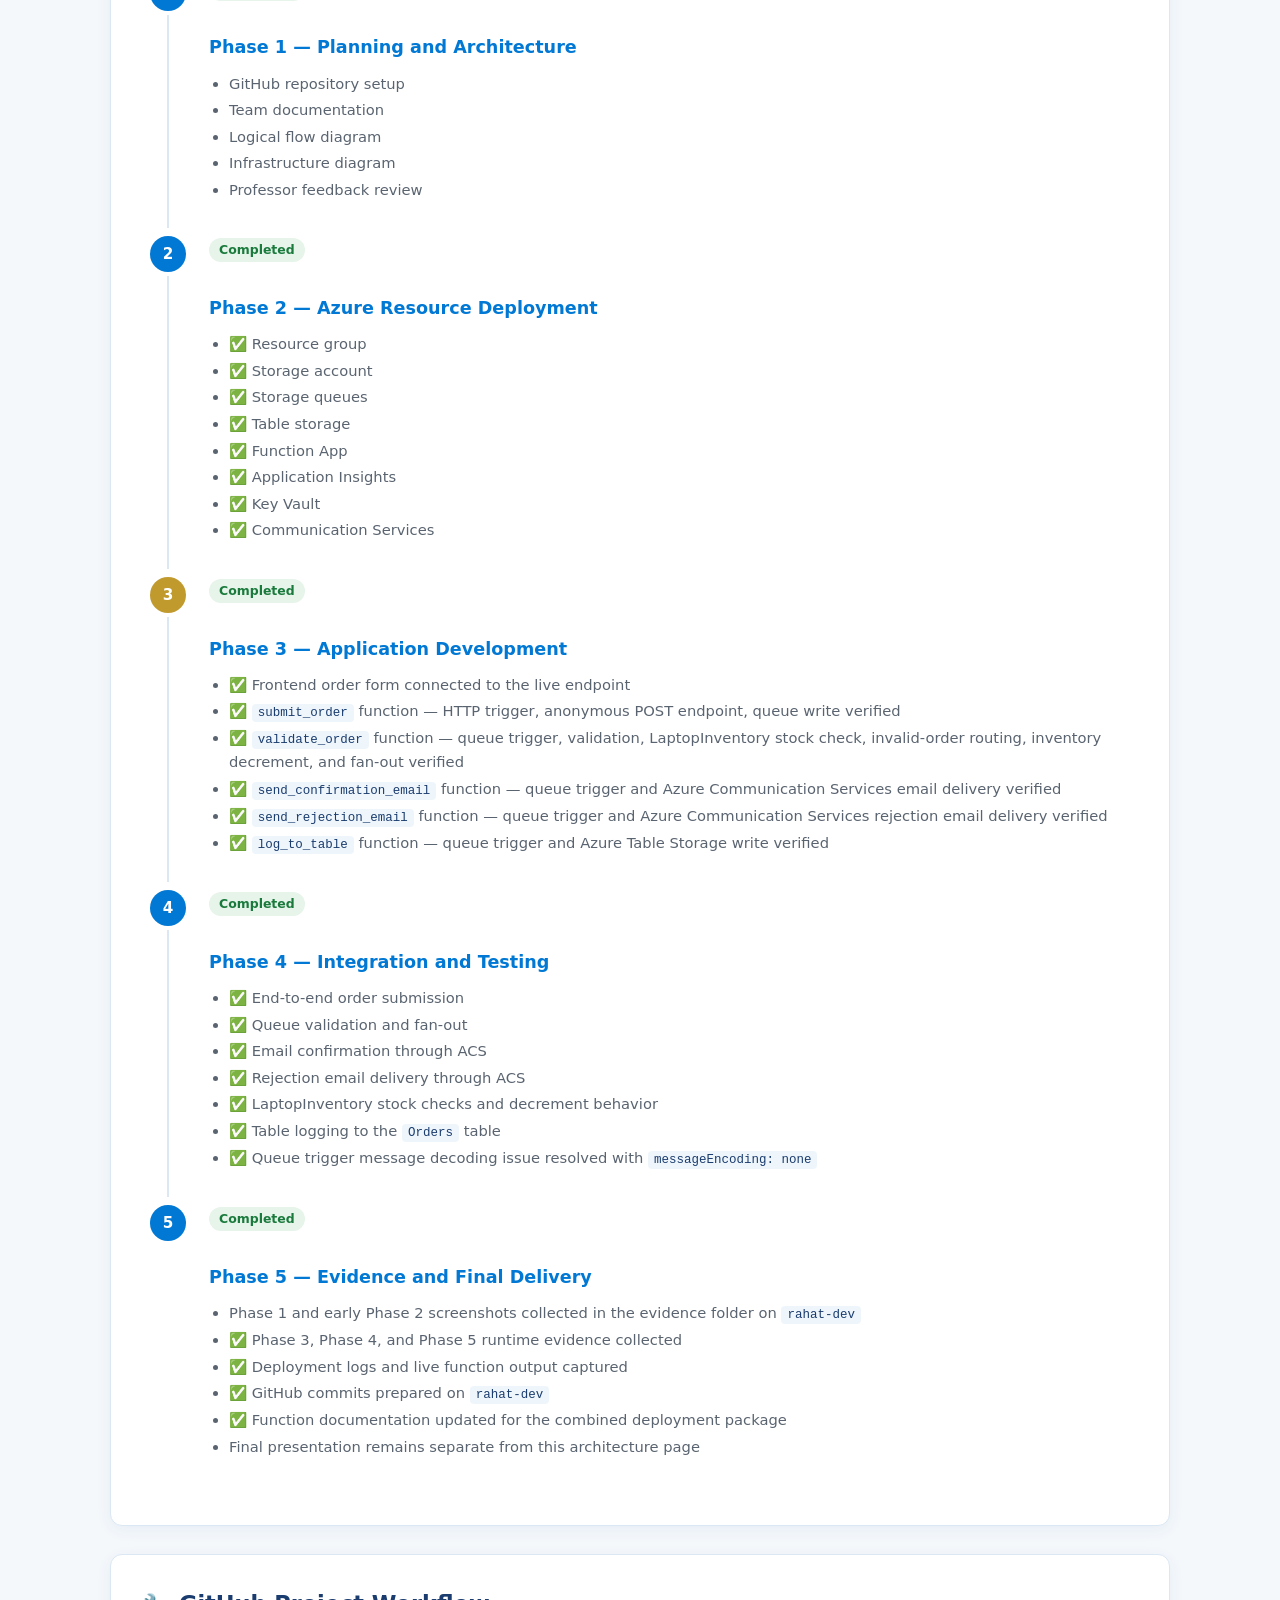
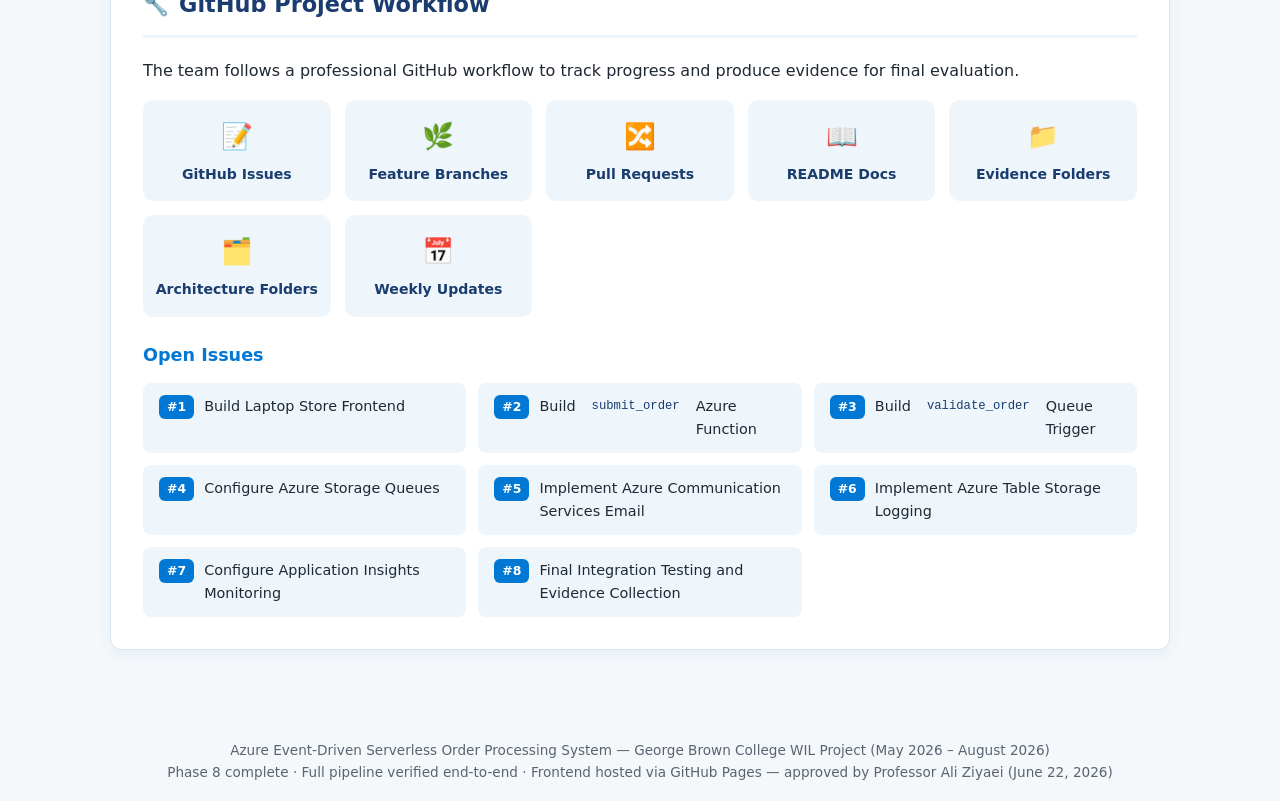
<file: architecture/project-architecture-overview.html>
<!DOCTYPE html>
<html lang="en">
<head>
<meta charset="UTF-8">
<meta name="viewport" content="width=device-width, initial-scale=1.0">
<title>Azure Event-Driven Serverless Order Processing System — Architecture Overview</title>
<style>
  :root {
    --azure-blue: #0078D4;
    --azure-dark: #1a3c6e;
    --azure-light: #eef6fc;
    --accent-gold: #C19A2E;
    --text-dark: #1f2933;
    --text-muted: #5a6470;
    --border-soft: #dbe7f3;
    --bg-page: #f4f8fb;
    --green: #1a7a3c;
  }

  * { box-sizing: border-box; }

  body {
    margin: 0;
    font-family: 'Segoe UI', system-ui, -apple-system, Roboto, Helvetica, Arial, sans-serif;
    background: var(--bg-page);
    color: var(--text-dark);
    line-height: 1.6;
  }

  header.page-header {
    background: linear-gradient(135deg, var(--azure-dark) 0%, var(--azure-blue) 100%);
    color: #fff;
    padding: 48px 24px 40px;
    text-align: center;
  }

  header.page-header h1 {
    margin: 0 0 8px;
    font-size: 2rem;
    font-weight: 700;
    letter-spacing: 0.3px;
  }

  header.page-header p.subtitle {
    margin: 0;
    font-size: 1.05rem;
    color: #d6e8fb;
    font-weight: 400;
  }

  header.page-header .badges {
    margin-top: 20px;
    display: flex;
    flex-wrap: wrap;
    justify-content: center;
    gap: 10px;
  }

  .badge {
    background: rgba(255,255,255,0.15);
    border: 1px solid rgba(255,255,255,0.35);
    border-radius: 20px;
    padding: 6px 16px;
    font-size: 0.85rem;
    color: #fff;
  }

  main {
    max-width: 1100px;
    margin: -24px auto 60px;
    padding: 0 20px;
  }

  section.card {
    background: #fff;
    border: 1px solid var(--border-soft);
    border-radius: 12px;
    box-shadow: 0 4px 16px rgba(13, 71, 161, 0.06);
    padding: 32px;
    margin-bottom: 28px;
  }

  section.card h2 {
    margin-top: 0;
    font-size: 1.4rem;
    color: var(--azure-dark);
    border-bottom: 3px solid var(--azure-light);
    padding-bottom: 12px;
    margin-bottom: 20px;
    display: flex;
    align-items: center;
    gap: 10px;
  }

  section.card h2 .icon {
    font-size: 1.3rem;
  }

  section.card h3 {
    color: var(--azure-blue);
    font-size: 1.1rem;
    margin-top: 24px;
    margin-bottom: 10px;
  }

  p { color: var(--text-dark); }
  .muted { color: var(--text-muted); }

  /* Status grid */
  .status-grid {
    display: grid;
    grid-template-columns: repeat(auto-fit, minmax(220px, 1fr));
    gap: 16px;
    margin-top: 16px;
  }

  .status-item {
    background: var(--azure-light);
    border-radius: 10px;
    padding: 16px 18px;
    border-left: 4px solid var(--azure-blue);
  }

  .status-item strong {
    display: block;
    color: var(--azure-dark);
    margin-bottom: 4px;
    font-size: 0.95rem;
  }

  .status-item span {
    font-size: 0.88rem;
    color: var(--text-muted);
  }

  .status-item.in-progress { border-left-color: var(--accent-gold); }
  .status-item.done { border-left-color: var(--green); }

  /* Team table */
  table {
    width: 100%;
    border-collapse: collapse;
    margin-top: 12px;
    font-size: 0.92rem;
  }

  table th {
    background: var(--azure-dark);
    color: #fff;
    text-align: left;
    padding: 10px 14px;
    font-weight: 600;
  }

  table td {
    padding: 10px 14px;
    border-bottom: 1px solid var(--border-soft);
  }

  table tr:nth-child(even) td {
    background: #f8fbfe;
  }

  .role-tag {
    display: inline-block;
    background: var(--azure-light);
    color: var(--azure-dark);
    border-radius: 6px;
    padding: 2px 10px;
    font-size: 0.78rem;
    font-weight: 600;
  }

  .role-tag.lead {
    background: #fff4d6;
    color: #8a6500;
  }

  /* Feedback box */
  .feedback-box {
    background: var(--azure-light);
    border-radius: 10px;
    padding: 18px 22px;
    margin-top: 14px;
    border-left: 4px solid var(--azure-blue);
  }

  .feedback-quote {
    font-style: italic;
    color: var(--azure-dark);
    border-left: 3px solid var(--accent-gold);
    padding-left: 14px;
    margin: 14px 0;
  }

  .resolution-tag {
    display: inline-block;
    background: #e6f4ea;
    color: var(--green);
    border-radius: 6px;
    padding: 4px 12px;
    font-size: 0.85rem;
    font-weight: 600;
    margin-top: 10px;
  }

  /* Diagram sections */
  .diagram-frame {
    border: 1px solid var(--border-soft);
    border-radius: 10px;
    overflow: hidden;
    background: #fafcfe;
    margin-top: 14px;
  }

  .diagram-frame img {
    width: 100%;
    display: block;
  }

  .diagram-placeholder {
    border: 2px dashed var(--border-soft);
    border-radius: 10px;
    padding: 60px 20px;
    text-align: center;
    color: var(--text-muted);
    background: #fafcfe;
    margin-top: 14px;
    font-size: 0.95rem;
  }

  .diagram-caption {
    font-size: 0.88rem;
    color: var(--text-muted);
    margin-top: 8px;
    text-align: center;
  }

  .highlight-note {
    background: #fff8e6;
    border: 1px solid #f0d9a6;
    border-radius: 8px;
    padding: 12px 16px;
    margin-top: 12px;
    font-size: 0.9rem;
    color: #6b4f00;
  }

  /* Resource inventory table */
  .resource-table th:nth-child(1) { width: 22%; }
  .resource-table th:nth-child(2) { width: 30%; }

  code {
    background: var(--azure-light);
    color: var(--azure-dark);
    padding: 2px 6px;
    border-radius: 4px;
    font-size: 0.85em;
  }

  /* Roadmap */
  .roadmap {
    margin-top: 18px;
    position: relative;
  }

  .phase {
    display: grid;
    grid-template-columns: 50px 1fr;
    gap: 16px;
    margin-bottom: 4px;
  }

  .phase-marker {
    display: flex;
    flex-direction: column;
    align-items: center;
  }

  .phase-circle {
    width: 36px;
    height: 36px;
    border-radius: 50%;
    background: var(--azure-blue);
    color: #fff;
    display: flex;
    align-items: center;
    justify-content: center;
    font-weight: 700;
    font-size: 0.95rem;
    flex-shrink: 0;
  }

  .phase-circle.current {
    background: var(--accent-gold);
  }

  .phase-line {
    width: 2px;
    flex: 1;
    background: var(--border-soft);
    margin: 4px 0;
  }

  .phase-content {
    padding-bottom: 28px;
  }

  .phase-content h3 {
    margin-top: 0;
    margin-bottom: 4px;
  }

  .phase-status {
    font-size: 0.78rem;
    font-weight: 600;
    padding: 2px 10px;
    border-radius: 12px;
    display: inline-block;
    margin-bottom: 8px;
  }

  .phase-status.done { background: #e6f4ea; color: var(--green); }
  .phase-status.current { background: #fff4d6; color: #8a6500; }
  .phase-status.upcoming { background: #eef2f6; color: var(--text-muted); }

  .phase-content ul {
    margin: 6px 0 0;
    padding-left: 20px;
    color: var(--text-muted);
    font-size: 0.92rem;
  }

  .phase-content ul li {
    margin-bottom: 3px;
  }

  /* Issues list */
  .issues-list {
    display: grid;
    grid-template-columns: repeat(auto-fit, minmax(260px, 1fr));
    gap: 12px;
    margin-top: 14px;
  }

  .issue-item {
    background: var(--azure-light);
    border-radius: 8px;
    padding: 12px 16px;
    font-size: 0.9rem;
    display: flex;
    gap: 10px;
    align-items: flex-start;
  }

  .issue-number {
    background: var(--azure-blue);
    color: #fff;
    border-radius: 6px;
    padding: 2px 8px;
    font-size: 0.78rem;
    font-weight: 700;
    flex-shrink: 0;
  }

  /* Workflow grid */
  .workflow-grid {
    display: grid;
    grid-template-columns: repeat(auto-fit, minmax(160px, 1fr));
    gap: 14px;
    margin-top: 14px;
  }

  .workflow-item {
    text-align: center;
    background: var(--azure-light);
    border-radius: 10px;
    padding: 16px 10px;
    font-size: 0.88rem;
    color: var(--azure-dark);
    font-weight: 600;
  }

  .workflow-item .emoji {
    font-size: 1.6rem;
    display: block;
    margin-bottom: 6px;
  }

  footer {
    text-align: center;
    padding: 30px 20px;
    color: var(--text-muted);
    font-size: 0.85rem;
  }

  @media (max-width: 600px) {
    header.page-header h1 { font-size: 1.4rem; }
    section.card { padding: 20px; }
  }
</style>
</head>
<body>

<header class="page-header">
  <h1>Azure Event-Driven Serverless Order Processing System</h1>
  <p class="subtitle">Architecture &amp; Project Overview — George Brown College, Work Integrated Learning Project</p>
  <div class="badges">
    <span class="badge">Cloud Computing &amp; Network Administration</span>
    <span class="badge">May 2026 – August 2026</span>
    <span class="badge">Phase 8 Complete — Live on Azure</span>
  </div>
</header>

<main>

  <!-- 1. PROJECT SUMMARY -->
  <section class="card">
    <h2><span class="icon">📋</span> Project Summary</h2>
    <p>
      This project implements an <strong>event-driven, serverless order processing system</strong> on
      Microsoft Azure. The system simulates a real-world e-commerce scenario: a customer submits a laptop
      order through a web frontend, receives an immediate confirmation response, and the backend
      asynchronously validates the order, sends a confirmation email, and logs the order to a database —
      all without a continuously running server.
    </p>
    <p>
      The architecture demonstrates core cloud-native principles including <strong>serverless compute</strong>,
      <strong>asynchronous message-driven processing</strong>, <strong>decoupled services</strong>,
      <strong>scalability</strong>, and <strong>end-to-end observability</strong>.
    </p>
  </section>

  <!-- 2. PROJECT STATUS -->
  <section class="card">
    <h2><span class="icon">📊</span> Project Status</h2>
    <p class="muted">Current phase: <strong>Phase 8 complete — Revision 4 inventory and rejection-email flow verified.</strong>
      The live pipeline now accepts orders, validates queue messages, checks LaptopInventory stock,
      fans out valid orders, writes to Azure Table Storage, sends confirmation emails, and sends
      rejection emails for invalid or insufficient-stock orders. Frontend is hosted via GitHub Pages — approved by Professor Ali Ziyaei (June 22, 2026) as substitute for Azure Static Web Apps, which was blocked on all supported regions under the Azure for Students subscription.</p>
    <div class="status-grid">
      <div class="status-item done">
        <strong>✅ Repository Setup</strong>
        <span>Created, organized, README and documentation in place</span>
      </div>
      <div class="status-item done">
        <strong>✅ GitHub Workflow</strong>
        <span>Branching strategy, PR workflow tested, issues created</span>
      </div>
      <div class="status-item done">
        <strong>✅ Logical Flow Diagram</strong>
        <span>Created and approved by Professor Ali</span>
      </div>
      <div class="status-item in-progress">
        <strong>✅ Infrastructure Diagram</strong>
        <span>Revision 4 approved and finalised — all 5 functions, LaptopInventory table, East US region</span>
      </div>
      <div class="status-item">
        <strong>✅ Azure Resource Deployment</strong>
        <span>Phase 1 complete, all 8 core resources provisioned in East US</span>
      </div>
      <div class="status-item done">
        <strong>✅ Application Development</strong>
        <span><code>submit_order</code>, <code>validate_order</code>, <code>log_to_table</code>, <code>send_confirmation_email</code>, and <code>send_rejection_email</code> deployed and verified live</span>
      </div>
    </div>
  </section>

  <!-- 2.5. ROADMAP LINK -->
  <section class="card" style="border-left: 4px solid var(--accent-gold); background: var(--azure-light);">
    <h2><span class="icon">📍</span> Track Real-Time Project Progress</h2>
    <p style="color: var(--text-muted); margin-bottom: 16px;">
      This page documents the approved architecture and overall project structure. For live,
      week-by-week tracking of phase status, provisioned resources, blockers, and next steps,
      see the project roadmap — updated as work is completed.
    </p>
    <a href="../roadmap/project-roadmap-build-plan.html"
       style="display:inline-block; background: var(--azure-blue); color:#fff; padding: 10px 20px;
              border-radius: 8px; text-decoration:none; font-weight:600; font-size:0.95rem;">
      View Project Roadmap →
    </a>
  </section>

  <!-- 3. TEAM -->
  <section class="card">
    <h2><span class="icon">👥</span> Team Information</h2>
    <table>
      <thead>
        <tr><th>Name</th><th>Role</th></tr>
      </thead>
      <tbody>
        <tr><td>Hikmatullah Shinwari</td><td><span class="role-tag lead">Team Lead</span></td></tr>
        <tr><td>Md Rahat Islam Anik</td><td><span class="role-tag">Repository Owner / Team Member</span></td></tr>
        <tr><td>Yatish Yashwant Vispute</td><td><span class="role-tag">Team Member</span></td></tr>
        <tr><td>Devansh Mehulkumar Bhatt</td><td><span class="role-tag">Team Member</span></td></tr>
        <tr><td>Ashdeep Singh Grewal</td><td><span class="role-tag">Team Member</span></td></tr>
        <tr><td>Puneet Singh</td><td><span class="role-tag">Team Member</span></td></tr>
      </tbody>
    </table>
  </section>

  <!-- 5. LOGICAL FLOW DIAGRAM -->
  <section class="card">
    <h2><span class="icon">🔄</span> Logical Flow Diagram</h2>
    <p>
      The logical flow diagram illustrates how an order moves through the system from submission to
      completion — covering the request path, the validation and fan-out step, and the two parallel
      processing branches (email confirmation and database logging).
    </p>
    <div class="diagram-placeholder" style="padding:30px 20px;">
      The full order flow diagram — including happy path, rejection path, LaptopInventory stock check,
      and observability — is available on the dedicated diagrams page.<br><br>
      <a href="architecture-diagrams-final.html"
         style="display:inline-block; background: var(--azure-blue); color:#fff;
                padding: 9px 20px; border-radius: 8px; text-decoration:none; font-weight:600; font-size:0.92rem;">
        View Order Flow Diagram →
      </a>
    </div>
    <h3>Approved Flow</h3>
    <p class="muted">
      Customer → CoreTech Store on GitHub Pages → <code>submit_order</code> Function →
      <code>orders-incoming</code> Queue → <code>validate_order</code> Function →
      <code>LaptopInventory</code> Table stock check
    </p>
    <p class="muted">
      <strong>Valid order:</strong> → <code>orders-to-email</code> Queue → <code>send_confirmation_email</code>
      Function → Azure Communication Services Email
      &nbsp;|&nbsp; → <code>orders-to-log</code> Queue → <code>log_to_table</code> Function → Azure Table Storage
    </p>
    <p class="muted">
      <strong>Invalid or rejected order:</strong> → <code>orders-invalid</code> Queue →
      <code>send_rejection_email</code> Function → Azure Communication Services Email
    </p>
    <p class="muted">
      <strong>Monitoring:</strong> All functions emit logs, traces, and telemetry to Application Insights,
      Azure Monitor, and Log Analytics Workspace.
    </p>
  </section>

  <!-- 6. ARCHITECTURE DIAGRAM (CONCEPTUAL) -->
  <section class="card">
    <h2><span class="icon">🏗️</span> Architecture Diagram</h2>
    <p>
      The architecture diagram below presents the seven functional layers of the system —
      presentation, application, messaging, data, communication, security, and observability —
      showing how each Azure service fits into the overall design.
    </p>
    <a href="architecture-diagrams-final.html"
       style="display:inline-block; margin-top:14px; background: var(--azure-blue); color:#fff;
              padding: 10px 22px; border-radius: 8px; text-decoration:none; font-weight:600; font-size:0.95rem;">
      View Architecture &amp; Flow Diagrams →
    </a>
    <p class="diagram-caption" style="margin-top:12px;">Figure 1 — Dedicated diagrams page: layered architecture view (7 functional layers) and
      detailed order flow diagram — happy path, rejection path, LaptopInventory stock check,
      Key Vault secure access, and observability. All 5 functions, Revision 4.</p>
  </section>

  <!-- 7. INFRASTRUCTURE DIAGRAM -->
  <section class="card">
    <h2><span class="icon">☁️</span> Infrastructure Diagram</h2>
    <p>
      The infrastructure diagram shows the actual Azure resources to be deployed, their placement within
      the resource group and region, and the relationships between them. This diagram directly addresses
      Professor Ali's feedback by clearly surfacing every resource — including Azure Key Vault — within
      the deployment boundary.
    </p>
    <div class="diagram-frame">
      <img src="infrastructure-diagram.png" alt="Event-Driven Serverless Order Processing System - Azure Infrastructure Diagram">
    </div>
    <p class="diagram-caption">Figure 2 — Revision 4 architecture diagram showing the complete order processing flow: CoreTech Store (GitHub Pages) → GitHub Repository → 5 Azure Functions (<code>submit_order</code>, <code>validate_order</code>, <code>send_confirmation_email</code>, <code>send_rejection_email</code>, <code>log_to_table</code>) → 4 Storage Queues → Azure Table Storage (Orders + LaptopInventory tables) + Azure Communication Services Email. Azure Key Vault accessed via Managed Identity. Application Insights, Azure Monitor, and Log Analytics Workspace for observability. Region: East US. Resource Group: <code>rg-order-processing-dev</code>. Student: Md Rahat Islam Anik, 101635860.</p>
    <div class="highlight-note">
      🔑 <strong>Key Vault Visibility:</strong> Azure Key Vault is shown on the right-hand side of the diagram, connected to the Azure Function App via a gold Managed Identity line — reflecting the actual implementation where all 5 Azure Functions access Key Vault secrets at runtime through the Function App's System-Assigned Managed Identity, with no plain-text credentials anywhere in the codebase.
    </div>
    <h3>Infrastructure Includes</h3>
    <ul style="color: var(--text-muted); font-size: 0.92rem;">
      <li>Azure Region: <strong>East US</strong></li>
      <li>Resource Group: <code>rg-order-processing-dev</code></li>
      <li>Virtual Network (network boundary)</li>
      <li>GitHub Pages (Presentation Layer) — CoreTech Store frontend</li>
      <li>Azure Function App with five functions (Application Layer)</li>
      <li>Azure Storage Account with four Storage Queues (Messaging Layer)</li>
      <li>Azure Table Storage — Orders and LaptopInventory tables (Data Layer)</li>
      <li>Azure Communication Services — Email (Communication Layer)</li>
      <li>Azure Key Vault (Security Layer)</li>
      <li>Application Insights, Azure Monitor, Log Analytics Workspace (Observability Layer)</li>
    </ul>
  </section>

  <!-- 8. RESOURCE INVENTORY -->
  <section class="card">
    <h2><span class="icon">📦</span> Azure Resource Inventory</h2>
    <table class="resource-table">
      <thead>
        <tr><th>Resource Type</th><th>Planned Name</th><th>Purpose</th></tr>
      </thead>
      <tbody>
        <tr><td>Resource Group</td><td><code>rg-order-processing-dev</code></td><td>Container for all Azure resources</td></tr>
        <tr><td>Region</td><td>East US</td><td>Primary deployment region</td></tr>
        <tr><td>Virtual Network</td><td><code>vnet-order-processing-dev</code></td><td>Network boundary</td></tr>
        <tr><td>GitHub Pages</td><td><code>rahatislamanik-spec.github.io</code></td><td>CoreTech Store frontend (approved substitute — Azure Static Web Apps blocked on all supported regions, approved by Professor Ali Ziyaei, June 22, 2026)</td></tr>
        <tr><td>Function App</td><td><code>func-order-processing-dev</code></td><td>Serverless backend functions</td></tr>
        <tr><td>Storage Account</td><td><code>storderstoragedev</code></td><td>Hosts queues and table storage</td></tr>
        <tr><td>Queue</td><td><code>orders-incoming</code></td><td>Holds incoming order messages</td></tr>
        <tr><td>Queue</td><td><code>orders-to-email</code></td><td>Holds email work items</td></tr>
        <tr><td>Queue</td><td><code>orders-to-log</code></td><td>Holds logging work items</td></tr>
        <tr><td>Queue</td><td><code>orders-invalid</code></td><td>Holds invalid or rejected orders</td></tr>
        <tr><td>Table Storage</td><td><code>Orders</code></td><td>Stores order records</td></tr>
        <tr><td>Table Storage</td><td><code>LaptopInventory</code></td><td>Tracks laptop stock levels used by validation logic</td></tr>
        <tr><td>Communication Services</td><td><code>acs-order-email-dev</code></td><td>Sends confirmation emails</td></tr>
        <tr><td>Key Vault</td><td><code>kv-orderproc-rahat</code></td><td>Stores secrets and configuration (planned name kv-order-processing-dev was globally taken)</td></tr>
        <tr><td>Application Insights</td><td><code>appi-order-processing-dev</code></td><td>Captures app telemetry</td></tr>
        <tr><td>Azure Monitor</td><td>Azure Monitor</td><td>Metrics, alerts, dashboards</td></tr>
        <tr><td>Log Analytics Workspace</td><td><code>law-order-processing-dev</code></td><td>Centralized logs and diagnostics</td></tr>
      </tbody>
    </table>
  </section>

  <!-- 9. KEY DESIGN DECISIONS -->
  <section class="card">
    <h2><span class="icon">💡</span> Key Design Decisions</h2>
    <p>
      The project uses an <strong>event-driven serverless architecture</strong> to demonstrate asynchronous
      cloud processing, decoupled services, scalability, and observability, while keeping the system
      cost-effective and simple to operate.
    </p>
    <h3>Why this approach</h3>
    <p class="muted">
      The customer's web frontend receives a fast response immediately after order submission, while all
      backend processing — validation, email confirmation, and database logging — happens asynchronously
      through Azure Storage Queues and serverless Azure Functions. This decouples each step so that a
      failure or delay in one component (e.g. email delivery) does not affect the others (e.g. order logging).
    </p>
    <h3>Scope discipline</h3>
    <p class="muted">
      The project intentionally uses only the Azure services required to demonstrate these principles:
      GitHub Pages, Azure Functions, Azure Storage Account (Queues &amp; Table Storage),
      Azure Communication Services Email, Azure Key Vault, Application Insights, Azure Monitor, Log
      Analytics Workspace, Virtual Network, and a single Resource Group in East US. Additional
      enterprise services (such as AKS, API Management, Service Bus, Front Door, Sentinel, or Defender for
      Cloud) are deliberately excluded to avoid over-engineering, and may be noted separately as future
      enhancements if time allows.
    </p>
  </section>

  <!-- 10. IMPLEMENTATION ROADMAP -->
  <section class="card">
    <h2><span class="icon">🗺️</span> Implementation Roadmap</h2>
    <div class="roadmap">

      <div class="phase">
        <div class="phase-marker">
          <div class="phase-circle">1</div>
          <div class="phase-line"></div>
        </div>
        <div class="phase-content">
          <span class="phase-status done">Completed</span>
          <h3>Phase 1 — Planning and Architecture</h3>
          <ul>
            <li>GitHub repository setup</li>
            <li>Team documentation</li>
            <li>Logical flow diagram</li>
            <li>Infrastructure diagram</li>
            <li>Professor feedback review</li>
          </ul>
        </div>
      </div>

      <div class="phase">
        <div class="phase-marker">
          <div class="phase-circle">2</div>
          <div class="phase-line"></div>
        </div>
        <div class="phase-content">
          <span class="phase-status done">Completed</span>
          <h3>Phase 2 — Azure Resource Deployment</h3>
          <ul>
            <li>✅ Resource group</li>
            <li>✅ Storage account</li>
            <li>✅ Storage queues</li>
            <li>✅ Table storage</li>
            <li>✅ Function App</li>
            <li>✅ Application Insights</li>
            <li>✅ Key Vault</li>
            <li>✅ Communication Services</li>
          </ul>
        </div>
      </div>

      <div class="phase">
        <div class="phase-marker">
          <div class="phase-circle current">3</div>
          <div class="phase-line"></div>
        </div>
        <div class="phase-content">
          <span class="phase-status done">Completed</span>
          <h3>Phase 3 — Application Development</h3>
          <ul>
            <li>✅ Frontend order form connected to the live endpoint</li>
            <li>✅ <code>submit_order</code> function — HTTP trigger, anonymous POST endpoint, queue write verified</li>
            <li>✅ <code>validate_order</code> function — queue trigger, validation, LaptopInventory stock check, invalid-order routing, inventory decrement, and fan-out verified</li>
            <li>✅ <code>send_confirmation_email</code> function — queue trigger and Azure Communication Services email delivery verified</li>
            <li>✅ <code>send_rejection_email</code> function — queue trigger and Azure Communication Services rejection email delivery verified</li>
            <li>✅ <code>log_to_table</code> function — queue trigger and Azure Table Storage write verified</li>
          </ul>
        </div>
      </div>

      <div class="phase">
        <div class="phase-marker">
          <div class="phase-circle">4</div>
          <div class="phase-line"></div>
        </div>
        <div class="phase-content">
          <span class="phase-status done">Completed</span>
          <h3>Phase 4 — Integration and Testing</h3>
          <ul>
            <li>✅ End-to-end order submission</li>
            <li>✅ Queue validation and fan-out</li>
            <li>✅ Email confirmation through ACS</li>
            <li>✅ Rejection email delivery through ACS</li>
            <li>✅ LaptopInventory stock checks and decrement behavior</li>
            <li>✅ Table logging to the <code>Orders</code> table</li>
            <li>✅ Queue trigger message decoding issue resolved with <code>messageEncoding: none</code></li>
          </ul>
        </div>
      </div>

      <div class="phase">
        <div class="phase-marker">
          <div class="phase-circle">5</div>
        </div>
        <div class="phase-content">
          <span class="phase-status done">Completed</span>
          <h3>Phase 5 — Evidence and Final Delivery</h3>
          <ul>
            <li>Phase 1 and early Phase 2 screenshots collected in the evidence folder on <code>rahat-dev</code></li>
            <li>✅ Phase 3, Phase 4, and Phase 5 runtime evidence collected</li>
            <li>✅ Deployment logs and live function output captured</li>
            <li>✅ GitHub commits prepared on <code>rahat-dev</code></li>
            <li>✅ Function documentation updated for the combined deployment package</li>
            <li>Final presentation remains separate from this architecture page</li>
          </ul>
        </div>
      </div>

    </div>
  </section>

  <!-- 11. GITHUB WORKFLOW -->
  <section class="card">
    <h2><span class="icon">🔧</span> GitHub Project Workflow</h2>
    <p>The team follows a professional GitHub workflow to track progress and produce evidence for final evaluation.</p>
    <div class="workflow-grid">
      <div class="workflow-item"><span class="emoji">📝</span>GitHub Issues</div>
      <div class="workflow-item"><span class="emoji">🌿</span>Feature Branches</div>
      <div class="workflow-item"><span class="emoji">🔀</span>Pull Requests</div>
      <div class="workflow-item"><span class="emoji">📖</span>README Docs</div>
      <div class="workflow-item"><span class="emoji">📁</span>Evidence Folders</div>
      <div class="workflow-item"><span class="emoji">🗂️</span>Architecture Folders</div>
      <div class="workflow-item"><span class="emoji">📅</span>Weekly Updates</div>
    </div>

    <h3>Open Issues</h3>
    <div class="issues-list">
      <div class="issue-item"><span class="issue-number">#1</span> Build Laptop Store Frontend</div>
      <div class="issue-item"><span class="issue-number">#2</span> Build <code>submit_order</code> Azure Function</div>
      <div class="issue-item"><span class="issue-number">#3</span> Build <code>validate_order</code> Queue Trigger</div>
      <div class="issue-item"><span class="issue-number">#4</span> Configure Azure Storage Queues</div>
      <div class="issue-item"><span class="issue-number">#5</span> Implement Azure Communication Services Email</div>
      <div class="issue-item"><span class="issue-number">#6</span> Implement Azure Table Storage Logging</div>
      <div class="issue-item"><span class="issue-number">#7</span> Configure Application Insights Monitoring</div>
      <div class="issue-item"><span class="issue-number">#8</span> Final Integration Testing and Evidence Collection</div>
    </div>
  </section>

</main>

<footer>
  Azure Event-Driven Serverless Order Processing System — George Brown College WIL Project (May 2026 – August 2026)<br>
  Phase 8 complete · Full pipeline verified end-to-end · Frontend hosted via GitHub Pages — approved by Professor Ali Ziyaei (June 22, 2026)
</footer>

</body>
</html>
</file>
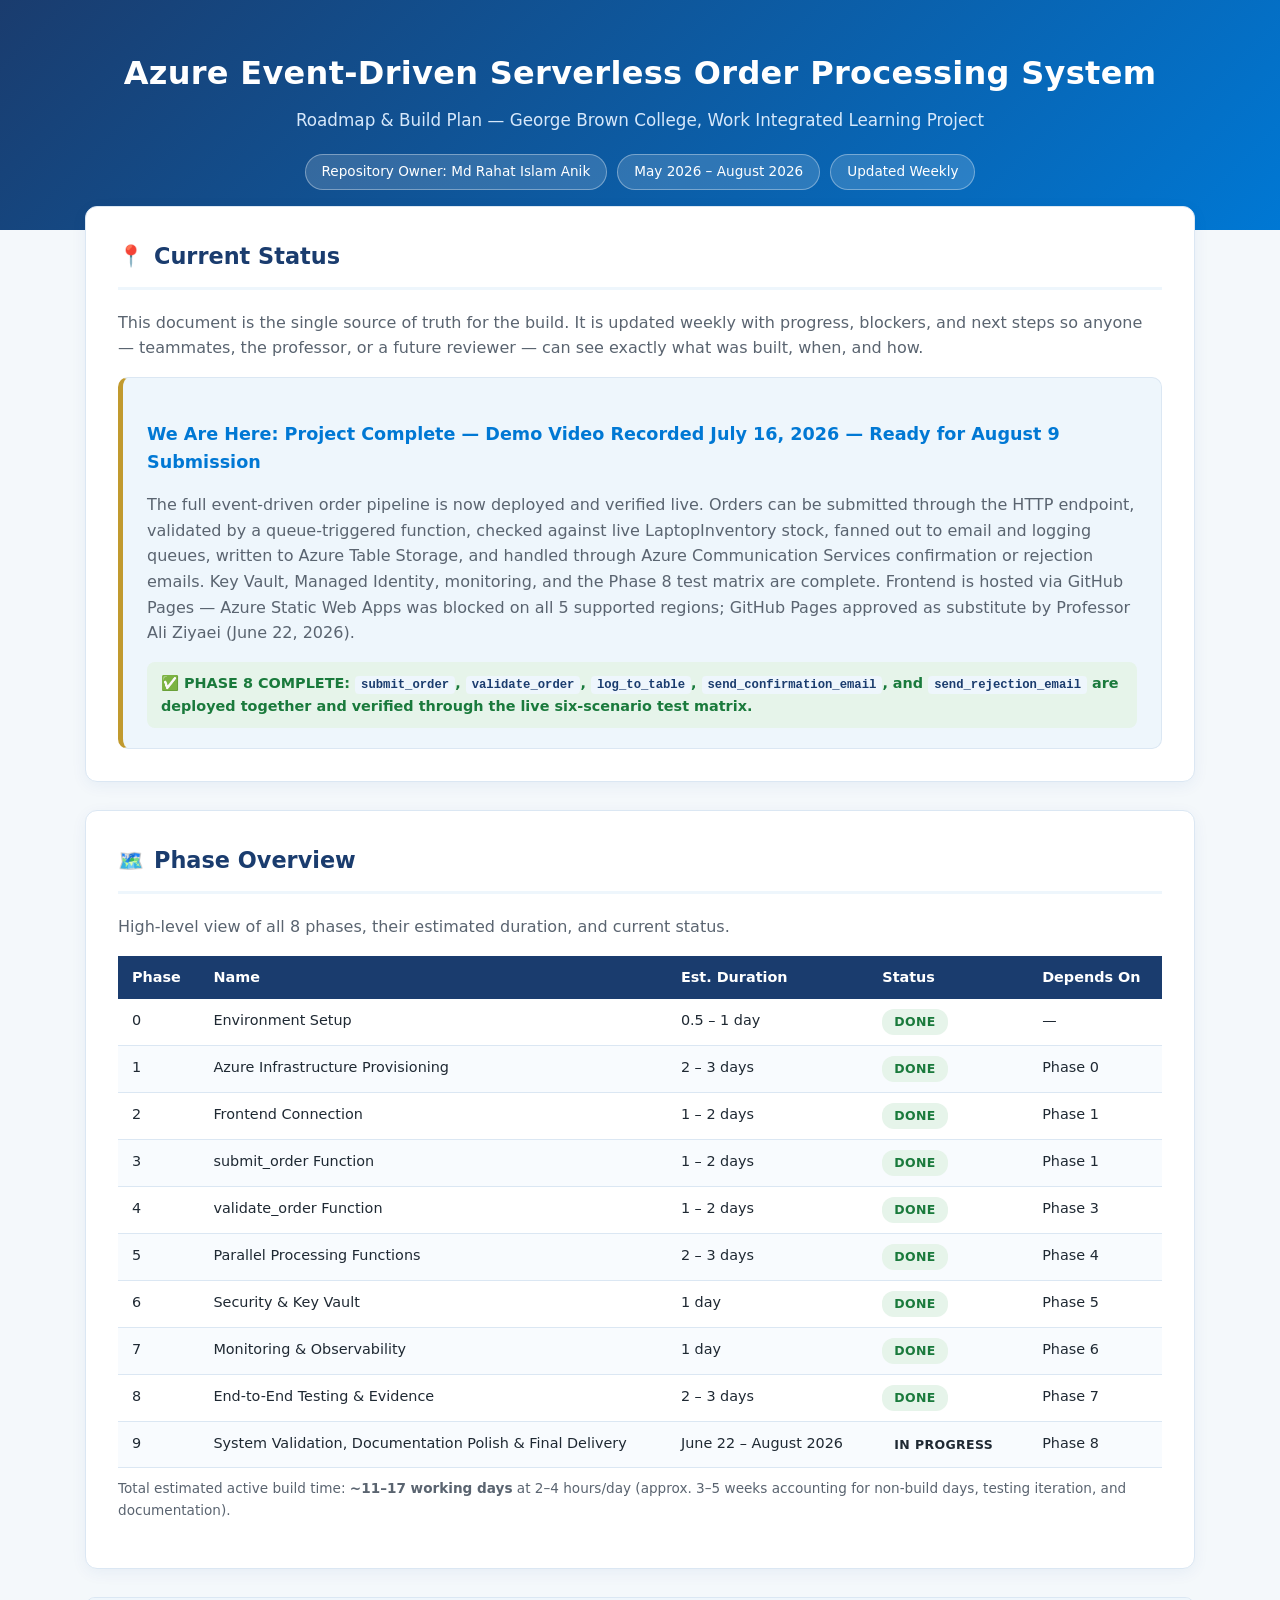
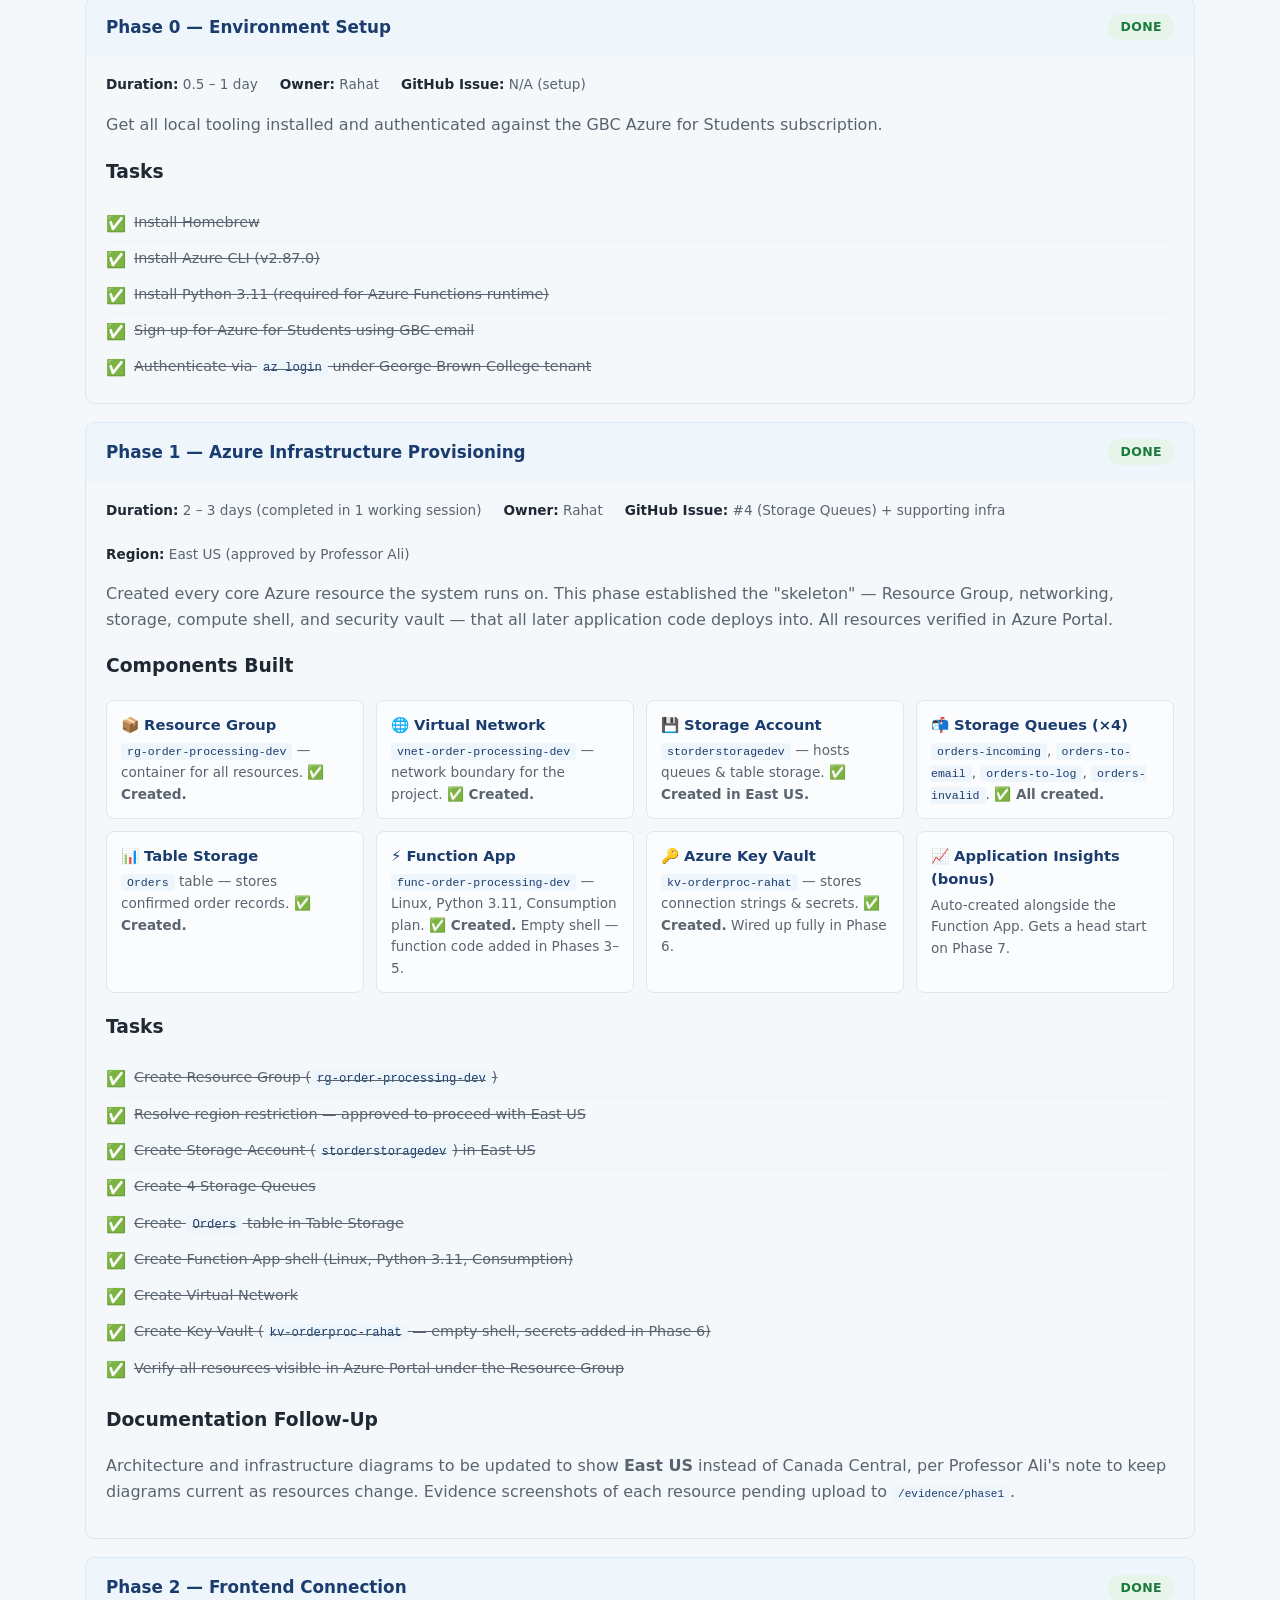
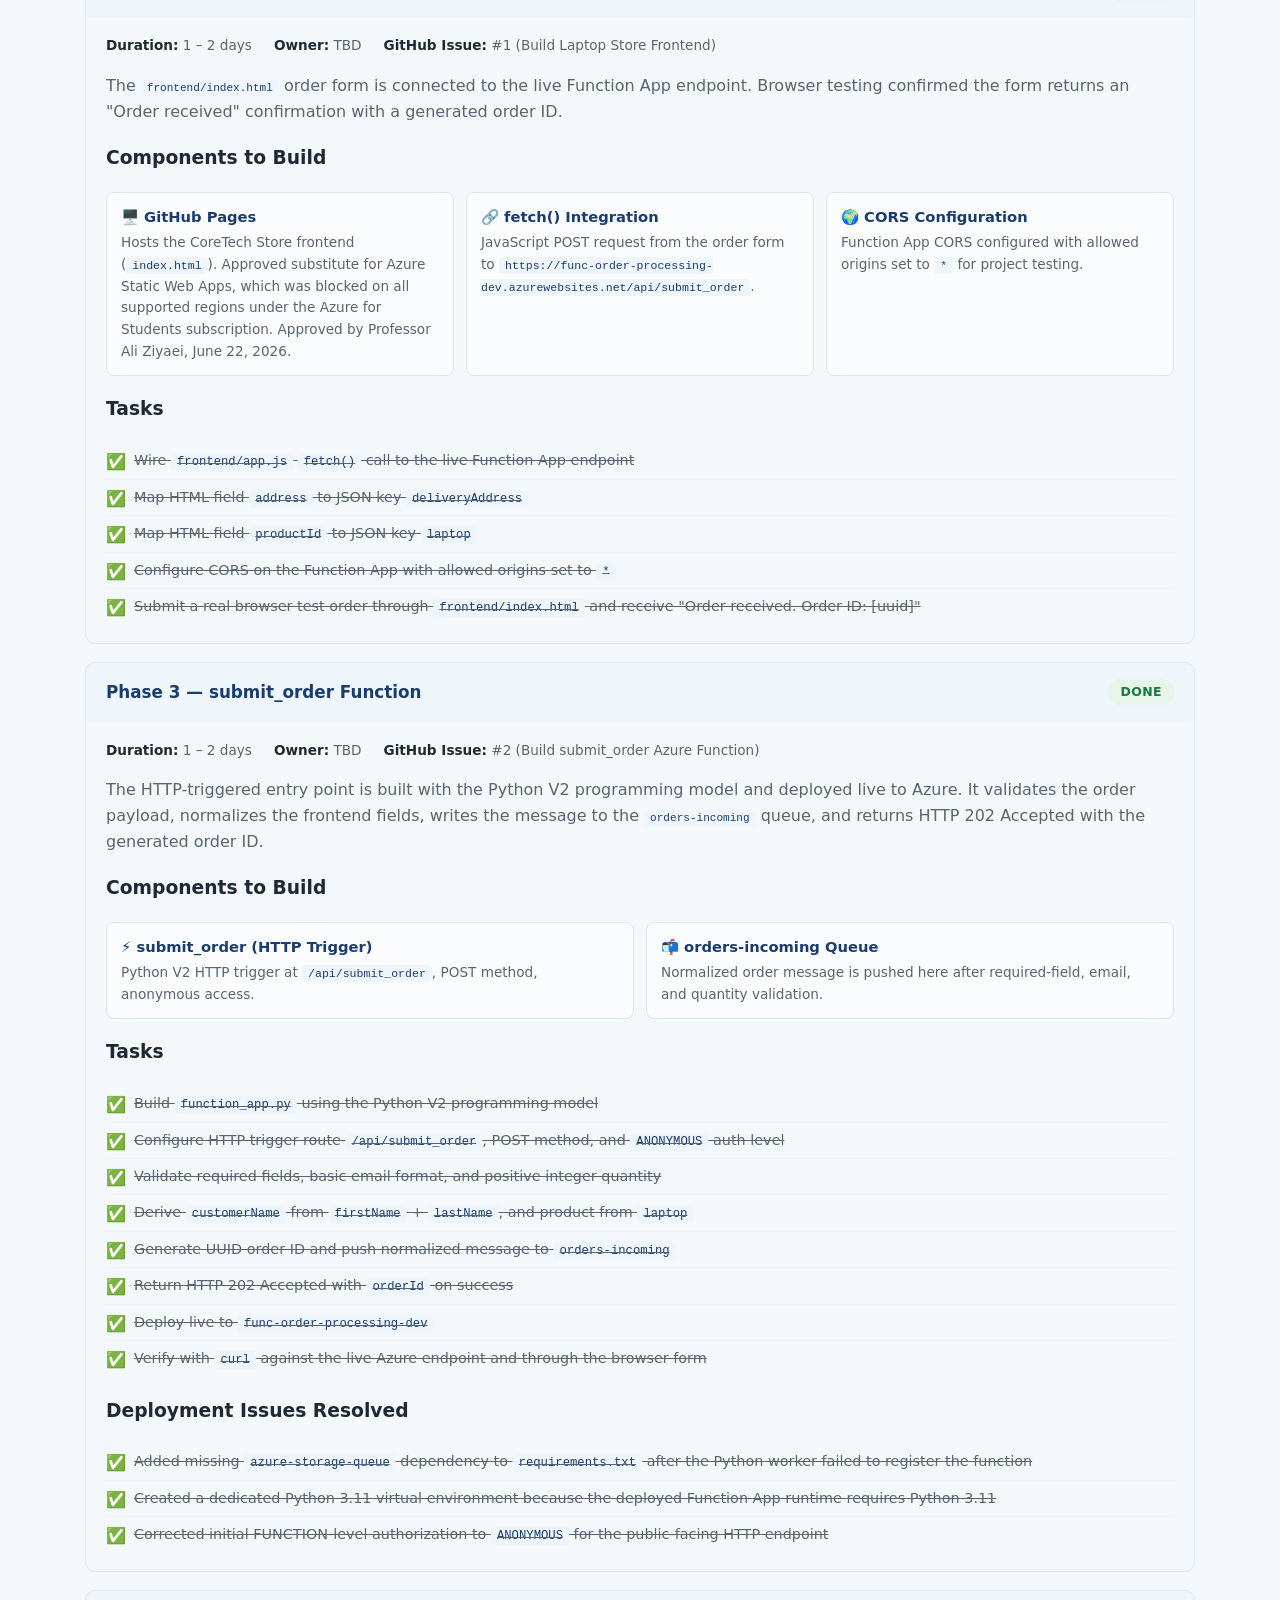
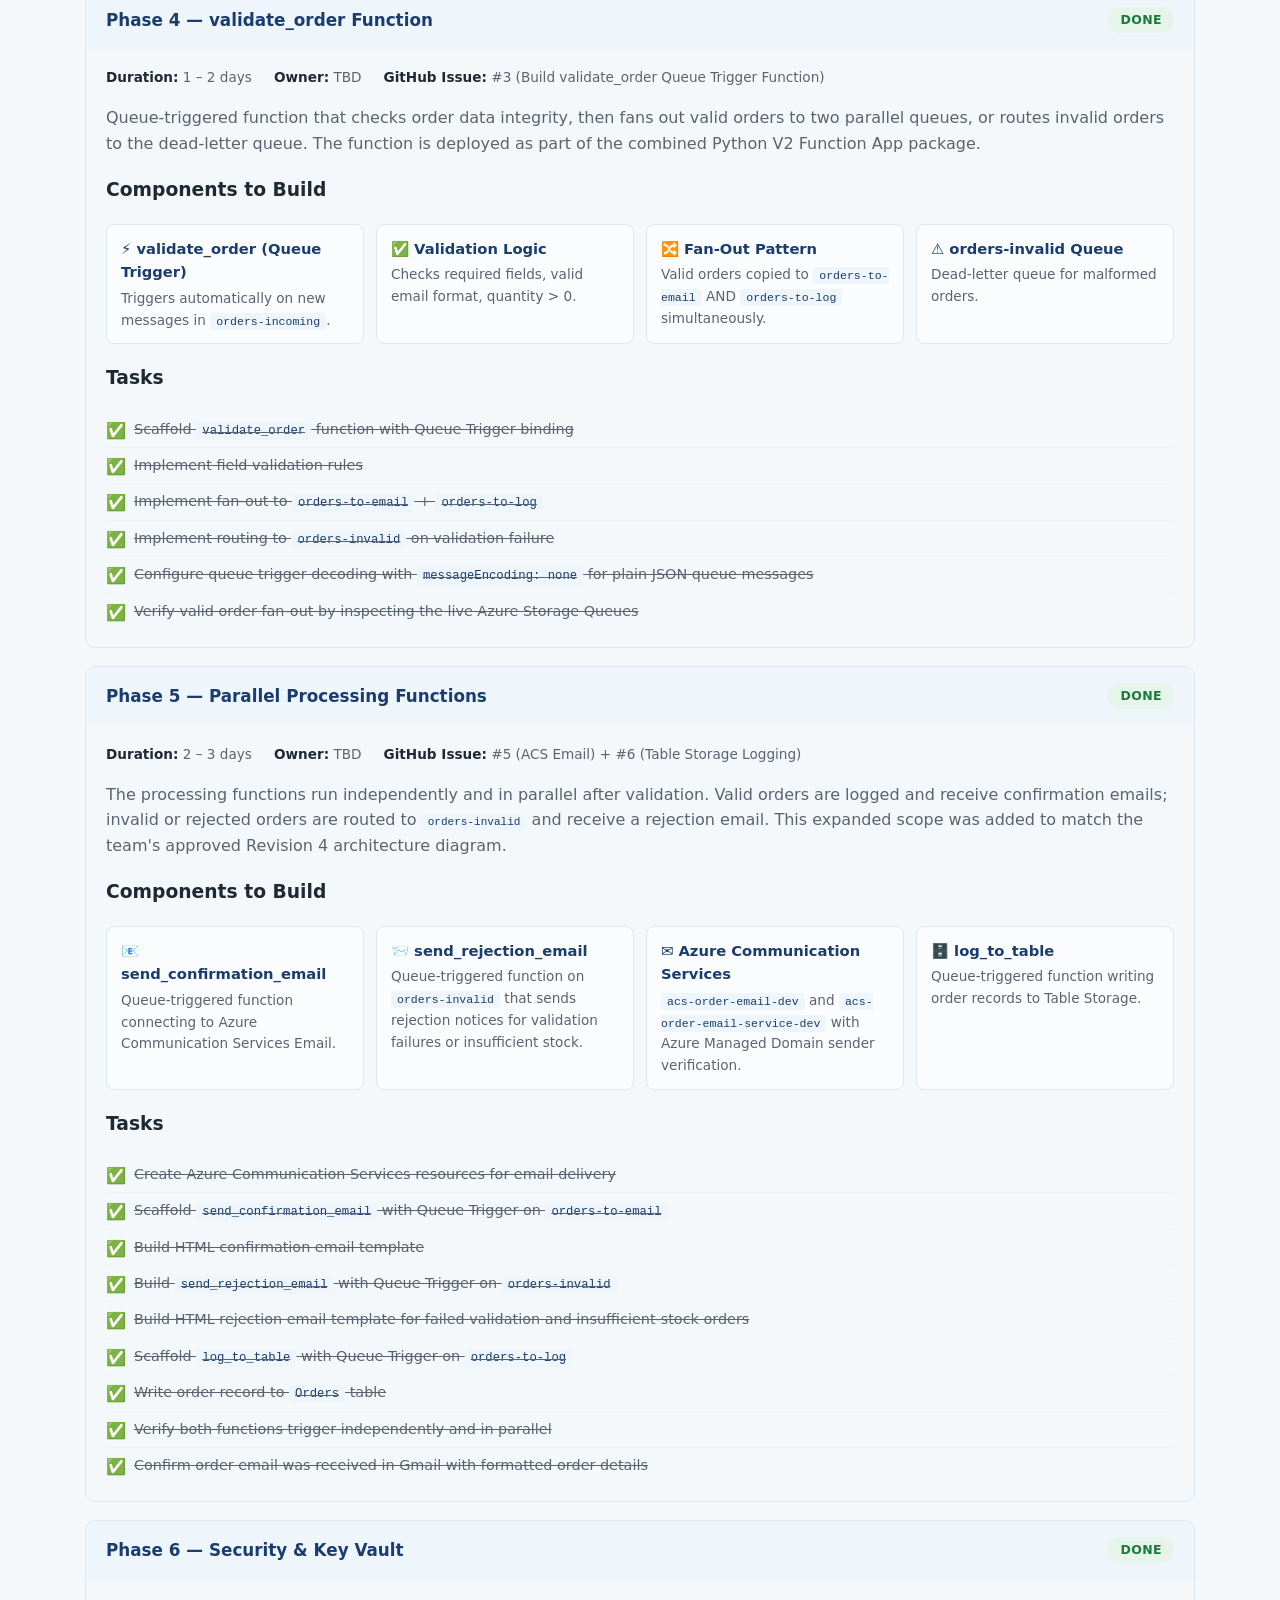
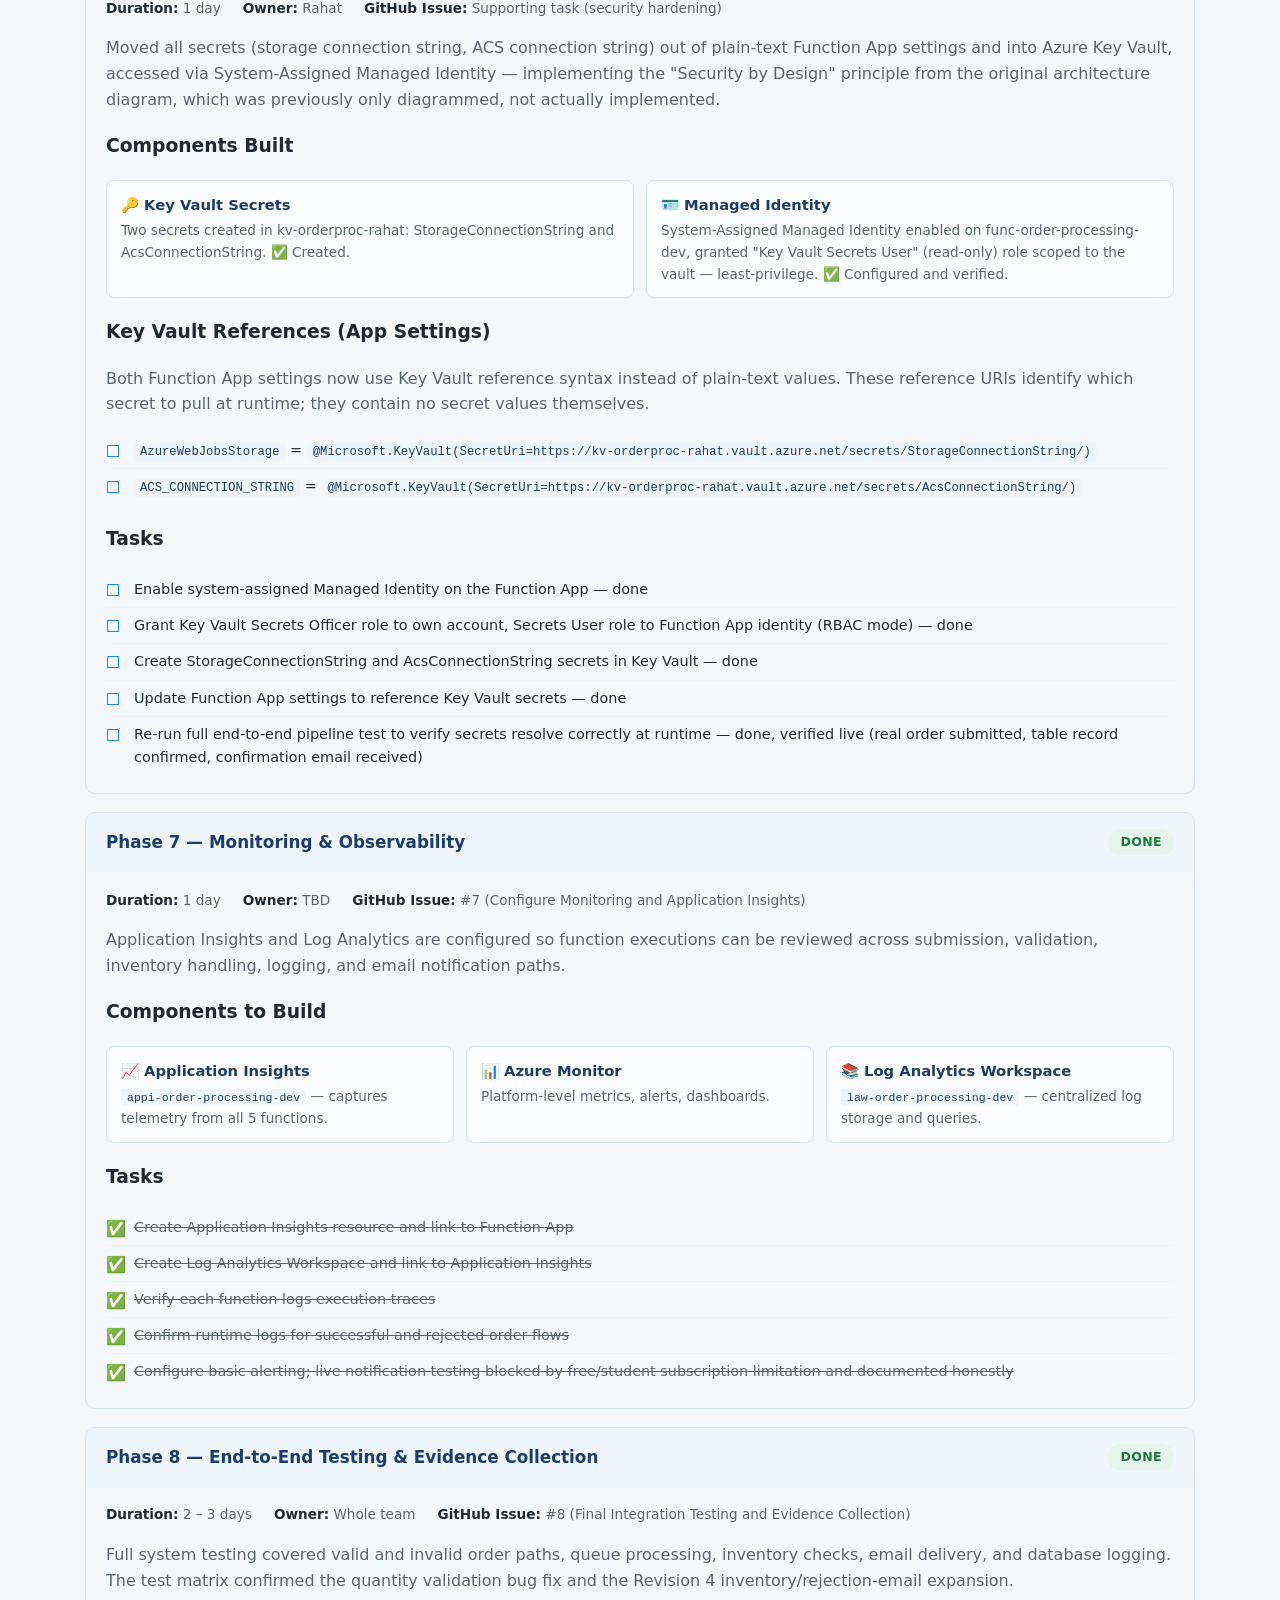
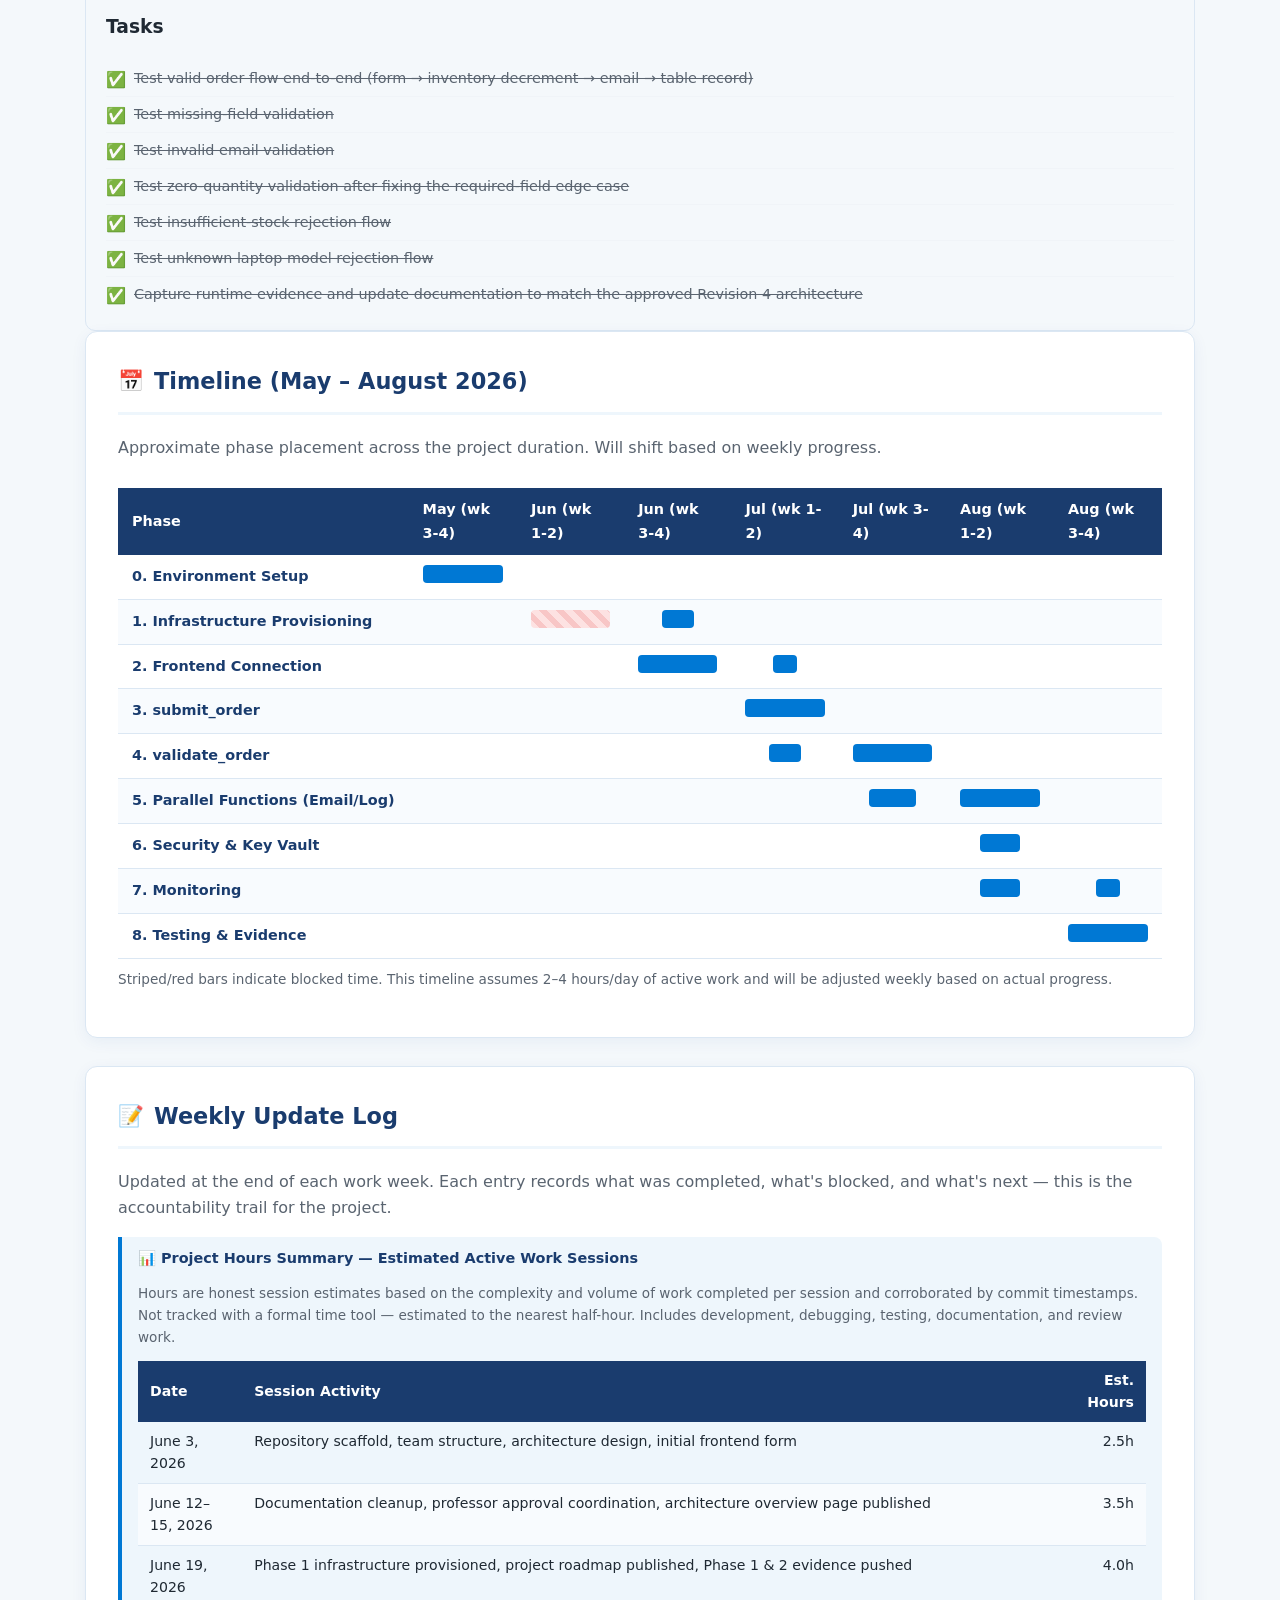
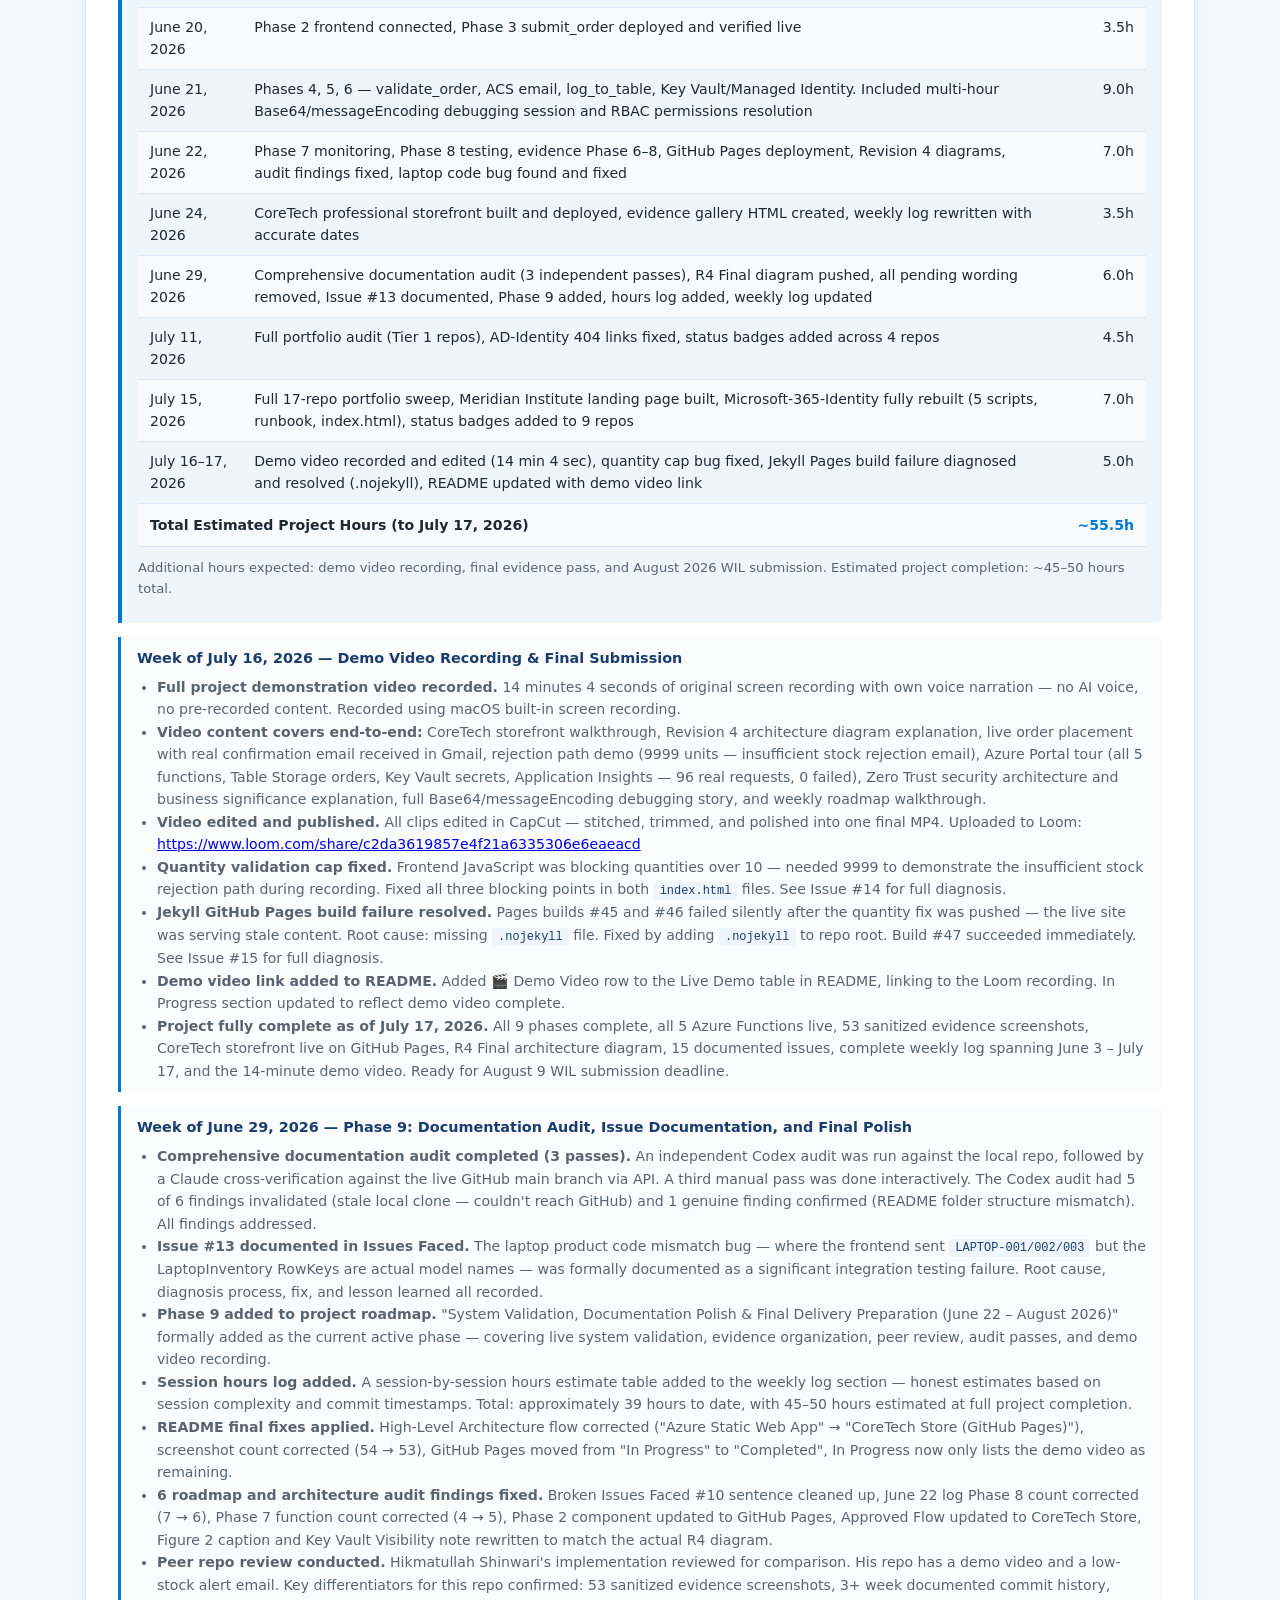
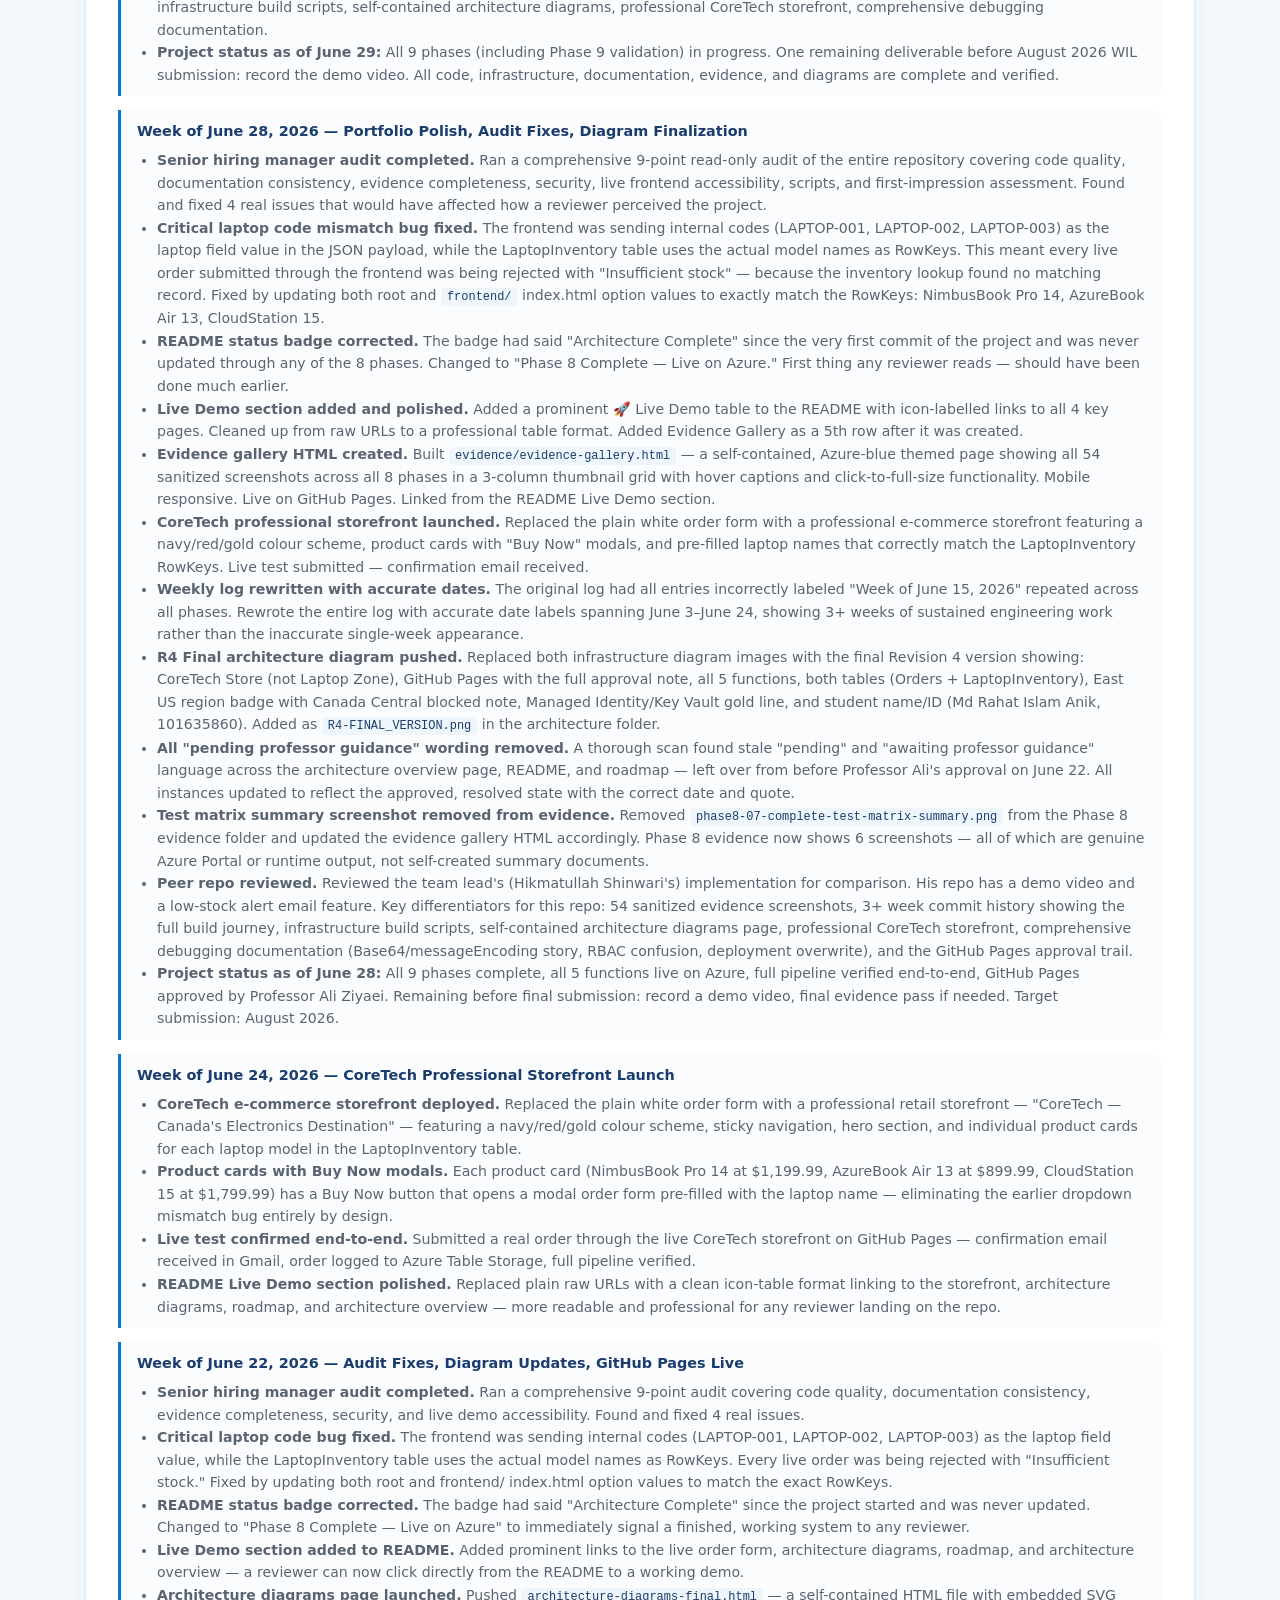
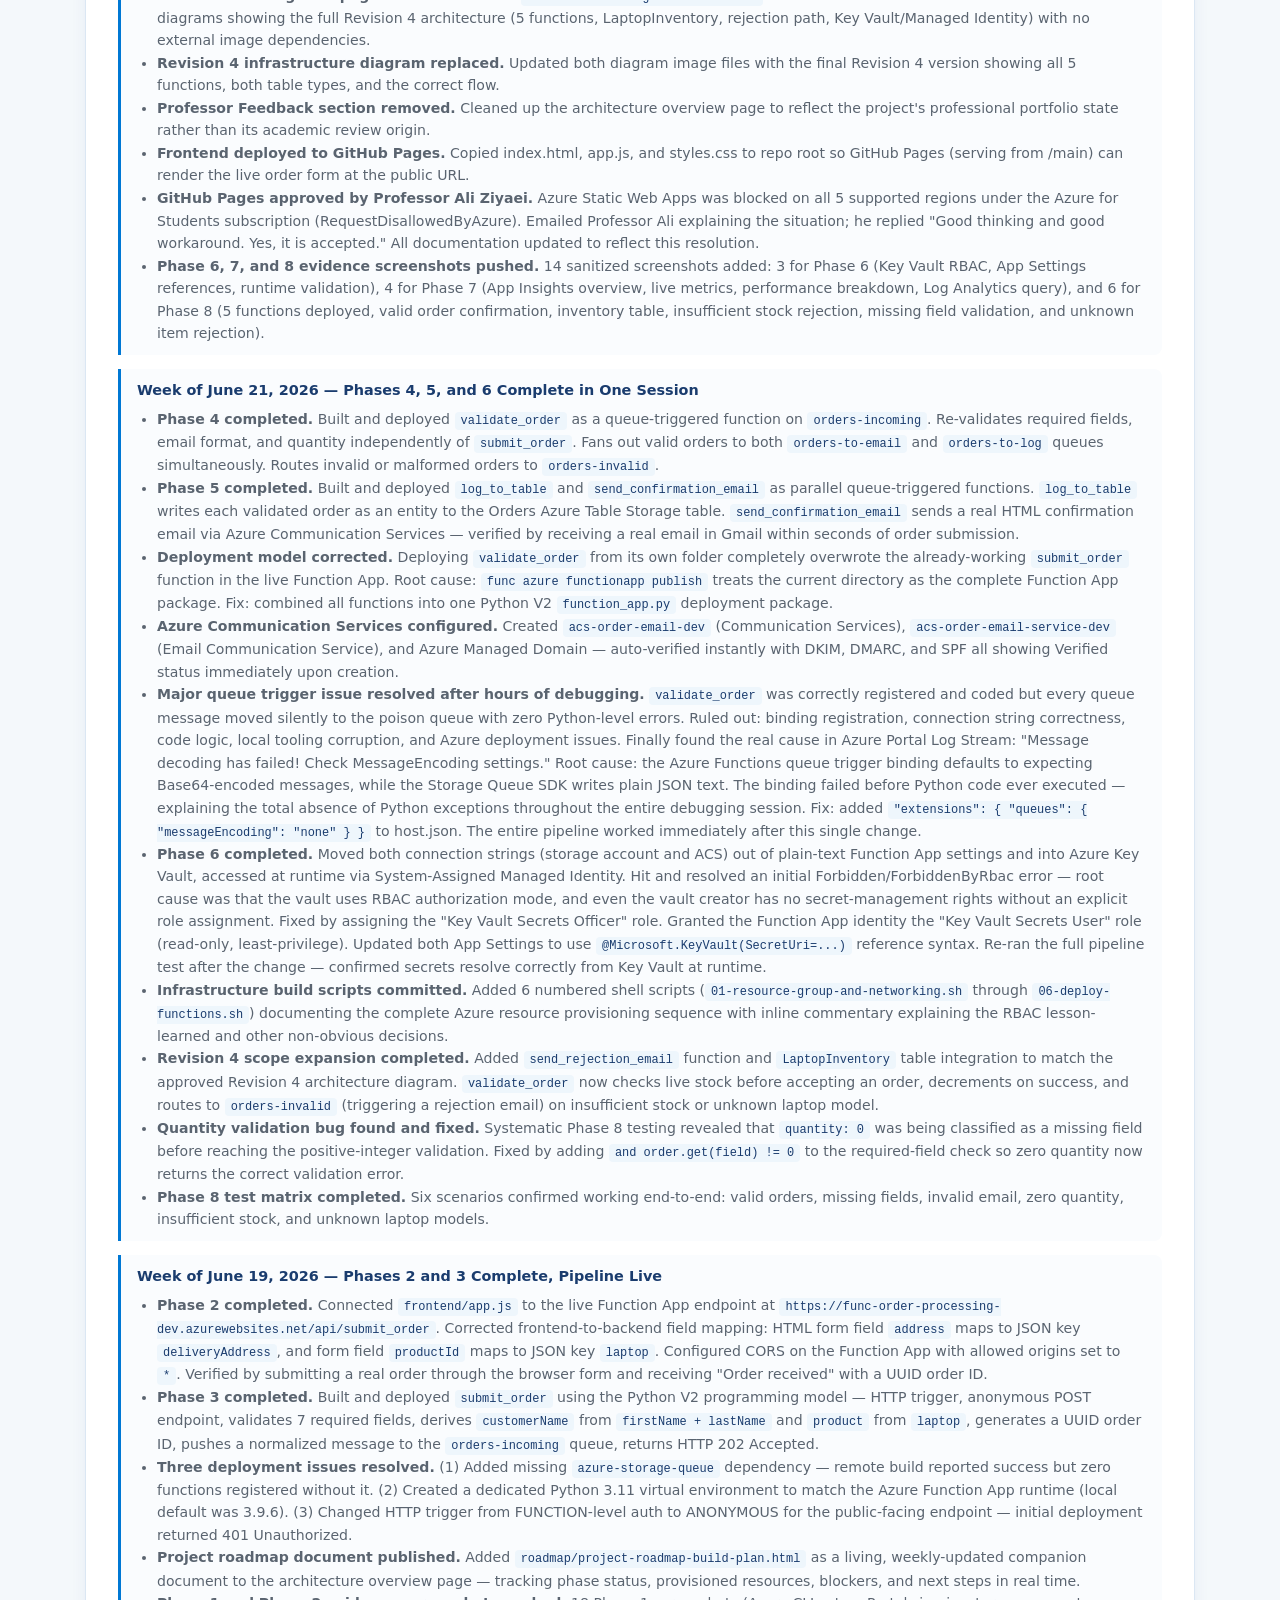
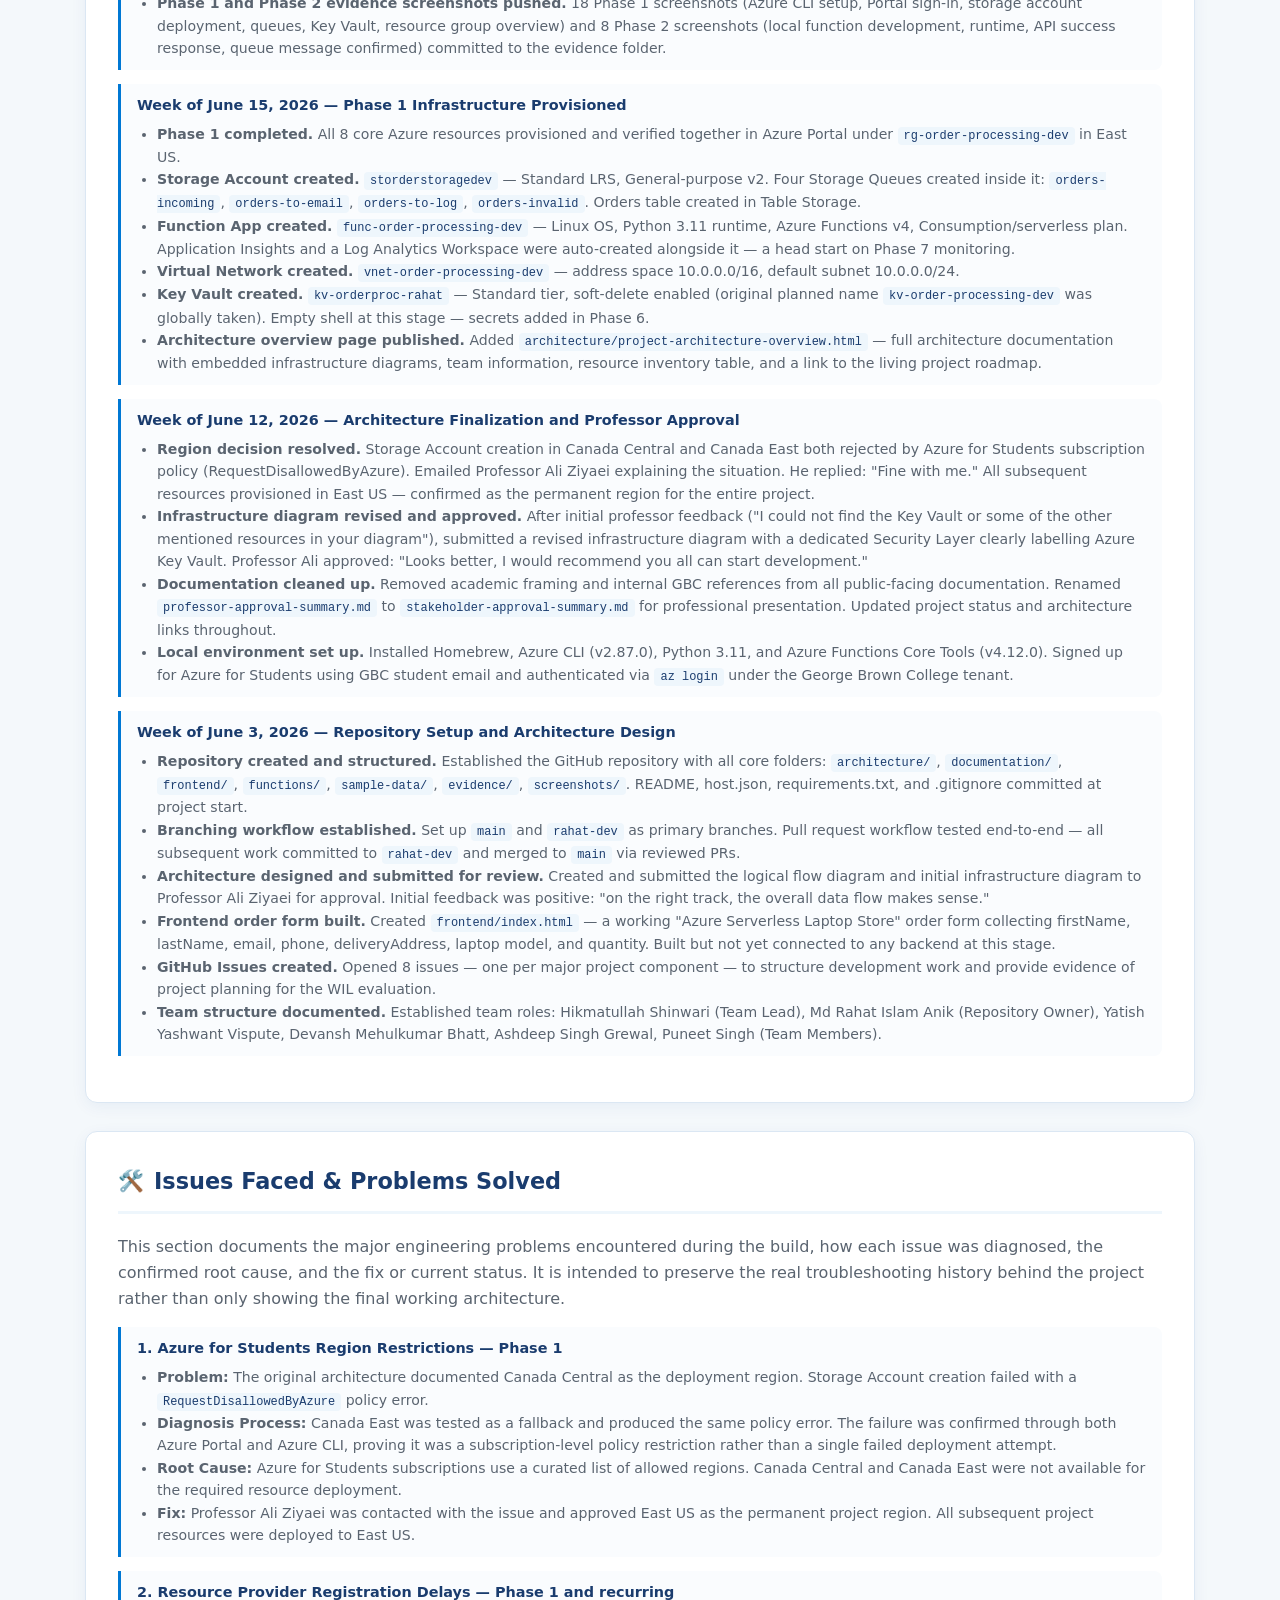
<file: roadmap/project-roadmap-build-plan.html>
<!DOCTYPE html>
<html lang="en">
<head>
<meta charset="UTF-8">
<meta name="viewport" content="width=device-width, initial-scale=1.0">
<title>Azure Event-Driven Serverless Order Processing System — Roadmap &amp; Build Plan</title>
<style>
  :root {
    --azure-blue: #0078D4;
    --azure-dark: #1a3c6e;
    --azure-light: #eef6fc;
    --accent-gold: #C19A2E;
    --text-dark: #1f2933;
    --text-muted: #5a6470;
    --border-soft: #dbe7f3;
    --bg-page: #f4f8fb;
    --green: #1a7a3c;
    --green-bg: #e6f4ea;
    --gold-bg: #fff4d6;
    --gold-text: #8a6500;
    --gray-bg: #eef2f6;
  }

  * { box-sizing: border-box; }

  body {
    margin: 0;
    font-family: 'Segoe UI', system-ui, -apple-system, Roboto, Helvetica, Arial, sans-serif;
    background: var(--bg-page);
    color: var(--text-dark);
    line-height: 1.6;
  }

  header.page-header {
    background: linear-gradient(135deg, var(--azure-dark) 0%, var(--azure-blue) 100%);
    color: #fff;
    padding: 48px 24px 40px;
    text-align: center;
  }

  header.page-header h1 {
    margin: 0 0 8px;
    font-size: 2rem;
    font-weight: 700;
    letter-spacing: 0.3px;
  }

  header.page-header p.subtitle {
    margin: 0;
    font-size: 1.05rem;
    color: #d6e8fb;
    font-weight: 400;
  }

  header.page-header .badges {
    margin-top: 20px;
    display: flex;
    flex-wrap: wrap;
    justify-content: center;
    gap: 10px;
  }

  .badge {
    background: rgba(255,255,255,0.15);
    border: 1px solid rgba(255,255,255,0.35);
    border-radius: 20px;
    padding: 6px 16px;
    font-size: 0.85rem;
    color: #fff;
  }

  main {
    max-width: 1150px;
    margin: -24px auto 60px;
    padding: 0 20px;
  }

  section.card {
    background: #fff;
    border: 1px solid var(--border-soft);
    border-radius: 12px;
    box-shadow: 0 4px 16px rgba(13, 71, 161, 0.06);
    padding: 32px;
    margin-bottom: 28px;
  }

  section.card h2 {
    margin-top: 0;
    font-size: 1.4rem;
    color: var(--azure-dark);
    border-bottom: 3px solid var(--azure-light);
    padding-bottom: 12px;
    margin-bottom: 20px;
    display: flex;
    align-items: center;
    gap: 10px;
  }

  section.card h2 .icon { font-size: 1.3rem; }

  section.card h3 {
    color: var(--azure-blue);
    font-size: 1.1rem;
    margin-top: 22px;
    margin-bottom: 10px;
  }

  p { color: var(--text-dark); }
  .muted { color: var(--text-muted); }

  code {
    background: var(--azure-light);
    color: var(--azure-dark);
    padding: 2px 6px;
    border-radius: 4px;
    font-size: 0.85em;
  }

  /* Status pill */
  .status-pill {
    display: inline-block;
    font-size: 0.78rem;
    font-weight: 700;
    padding: 3px 12px;
    border-radius: 12px;
    text-transform: uppercase;
    letter-spacing: 0.4px;
  }
  .status-done { background: var(--green-bg); color: var(--green); }
  .status-progress { background: var(--gold-bg); color: var(--gold-text); }
  .status-blocked { background: #fde2e2; color: #a82020; }
  .status-upcoming { background: var(--gray-bg); color: var(--text-muted); }

  /* Current status banner */
  .current-status-banner {
    background: var(--azure-light);
    border: 1px solid var(--border-soft);
    border-left: 5px solid var(--accent-gold);
    border-radius: 10px;
    padding: 20px 24px;
    margin-top: 16px;
  }
  .current-status-banner h3 { margin-top: 0; }
  .current-status-banner .blocker {
    background: #fde2e2;
    color: #a82020;
    border-radius: 8px;
    padding: 10px 14px;
    font-size: 0.9rem;
    margin-top: 10px;
    font-weight: 600;
  }

  /* Phase overview table */
  table {
    width: 100%;
    border-collapse: collapse;
    margin-top: 12px;
    font-size: 0.9rem;
  }
  table th {
    background: var(--azure-dark);
    color: #fff;
    text-align: left;
    padding: 10px 14px;
    font-weight: 600;
  }
  table td {
    padding: 10px 14px;
    border-bottom: 1px solid var(--border-soft);
    vertical-align: top;
  }
  table tr:nth-child(even) td { background: #f8fbfe; }

  /* Phase detail blocks */
  .phase-block {
    border: 1px solid var(--border-soft);
    border-radius: 10px;
    margin-top: 18px;
    overflow: hidden;
  }
  .phase-block-header {
    background: var(--azure-light);
    padding: 16px 20px;
    display: flex;
    justify-content: space-between;
    align-items: center;
    flex-wrap: wrap;
    gap: 10px;
  }
  .phase-block-header .phase-title {
    font-size: 1.05rem;
    font-weight: 700;
    color: var(--azure-dark);
  }
  .phase-block-body {
    padding: 18px 20px;
  }
  .phase-meta {
    display: flex;
    gap: 22px;
    flex-wrap: wrap;
    font-size: 0.85rem;
    color: var(--text-muted);
    margin-bottom: 14px;
  }
  .phase-meta strong { color: var(--text-dark); }

  .component-grid {
    display: grid;
    grid-template-columns: repeat(auto-fit, minmax(240px, 1fr));
    gap: 12px;
    margin-top: 10px;
  }
  .component-card {
    background: #fafcfe;
    border: 1px solid var(--border-soft);
    border-radius: 8px;
    padding: 12px 14px;
  }
  .component-card .comp-name {
    font-weight: 700;
    color: var(--azure-dark);
    font-size: 0.92rem;
    display: flex;
    align-items: center;
    gap: 6px;
  }
  .component-card .comp-desc {
    font-size: 0.85rem;
    color: var(--text-muted);
    margin-top: 4px;
  }

  .task-list {
    margin: 10px 0 0;
    padding-left: 0;
    list-style: none;
  }
  .task-list li {
    padding: 6px 0 6px 28px;
    position: relative;
    font-size: 0.9rem;
    border-bottom: 1px solid #f0f4f8;
  }
  .task-list li:last-child { border-bottom: none; }
  .task-list li::before {
    content: "☐";
    position: absolute;
    left: 0;
    color: var(--azure-blue);
    font-size: 1rem;
  }
  .task-list li.done::before {
    content: "✅";
  }
  .task-list li.done {
    color: var(--text-muted);
    text-decoration: line-through;
  }

  /* Timeline / Gantt */
  .gantt {
    margin-top: 16px;
    overflow-x: auto;
  }
  .gantt table {
    min-width: 760px;
  }
  .gantt-bar {
    display: inline-block;
    height: 18px;
    border-radius: 4px;
    background: var(--azure-blue);
    position: relative;
  }
  .gantt-bar.blocked { background: repeating-linear-gradient(45deg, #fde2e2, #fde2e2 6px, #f8c6c6 6px, #f8c6c6 12px); }
  .gantt-cell {
    width: 12.5%;
    text-align: center;
    font-size: 0.78rem;
    color: var(--text-muted);
  }
  .gantt-row-label {
    font-weight: 600;
    color: var(--azure-dark);
    white-space: nowrap;
  }

  /* Weekly log */
  .log-entry {
    border-left: 3px solid var(--azure-blue);
    padding: 10px 16px;
    margin-bottom: 14px;
    background: #fafcfe;
    border-radius: 0 8px 8px 0;
  }
  .log-entry .log-date {
    font-weight: 700;
    color: var(--azure-dark);
    font-size: 0.9rem;
  }
  .log-entry ul {
    margin: 6px 0 0;
    padding-left: 20px;
    font-size: 0.88rem;
    color: var(--text-muted);
  }
  .log-entry .log-blocker {
    color: #a82020;
    font-weight: 600;
  }

  .empty-log {
    border: 2px dashed var(--border-soft);
    border-radius: 10px;
    padding: 24px;
    text-align: center;
    color: var(--text-muted);
    font-size: 0.9rem;
    margin-top: 14px;
  }

  footer {
    text-align: center;
    padding: 30px 20px;
    color: var(--text-muted);
    font-size: 0.85rem;
  }

  @media (max-width: 600px) {
    header.page-header h1 { font-size: 1.4rem; }
    section.card { padding: 20px; }
    .gantt-cell { font-size: 0.7rem; }
  }
</style>
</head>
<body>

<header class="page-header">
  <h1>Azure Event-Driven Serverless Order Processing System</h1>
  <p class="subtitle">Roadmap &amp; Build Plan — George Brown College, Work Integrated Learning Project</p>
  <div class="badges">
    <span class="badge">Repository Owner: Md Rahat Islam Anik</span>
    <span class="badge">May 2026 – August 2026</span>
    <span class="badge">Updated Weekly</span>
  </div>
</header>

<main>

  <!-- CURRENT STATUS -->
  <section class="card">
    <h2><span class="icon">📍</span> Current Status</h2>
    <p class="muted">
      This document is the single source of truth for the build. It is updated weekly with progress,
      blockers, and next steps so anyone — teammates, the professor, or a future reviewer — can see
      exactly what was built, when, and how.
    </p>
    <div class="current-status-banner">
      <h3>We Are Here: Project Complete — Demo Video Recorded July 16, 2026 — Ready for August 9 Submission</h3>
      <p class="muted">
        The full event-driven order pipeline is now deployed and verified live. Orders can be submitted
        through the HTTP endpoint, validated by a queue-triggered function, checked against live
        LaptopInventory stock, fanned out to email and logging queues, written to Azure Table Storage,
        and handled through Azure Communication Services confirmation or rejection emails. Key Vault,
        Managed Identity, monitoring, and the Phase 8 test matrix are complete. Frontend is hosted via GitHub Pages — Azure Static Web Apps was blocked on all 5 supported regions; GitHub Pages approved as substitute by Professor Ali Ziyaei (June 22, 2026).
      </p>
      <div class="blocker" style="background: var(--green-bg); color: var(--green);">
        ✅ PHASE 8 COMPLETE: <code>submit_order</code>, <code>validate_order</code>,
        <code>log_to_table</code>, <code>send_confirmation_email</code>, and
        <code>send_rejection_email</code> are deployed together and verified through the live
        six-scenario test matrix.
      </div>
    </div>
  </section>

  <!-- PHASE OVERVIEW TABLE -->
  <section class="card">
    <h2><span class="icon">🗺️</span> Phase Overview</h2>
    <p class="muted">High-level view of all 8 phases, their estimated duration, and current status.</p>
    <table>
      <thead>
        <tr><th>Phase</th><th>Name</th><th>Est. Duration</th><th>Status</th><th>Depends On</th></tr>
      </thead>
      <tbody>
        <tr><td>0</td><td>Environment Setup</td><td>0.5 – 1 day</td><td><span class="status-pill status-done">Done</span></td><td>—</td></tr>
        <tr><td>1</td><td>Azure Infrastructure Provisioning</td><td>2 – 3 days</td><td><span class="status-pill status-done">Done</span></td><td>Phase 0</td></tr>
        <tr><td>2</td><td>Frontend Connection</td><td>1 – 2 days</td><td><span class="status-pill status-done">Done</span></td><td>Phase 1</td></tr>
        <tr><td>3</td><td>submit_order Function</td><td>1 – 2 days</td><td><span class="status-pill status-done">Done</span></td><td>Phase 1</td></tr>
        <tr><td>4</td><td>validate_order Function</td><td>1 – 2 days</td><td><span class="status-pill status-done">Done</span></td><td>Phase 3</td></tr>
        <tr><td>5</td><td>Parallel Processing Functions</td><td>2 – 3 days</td><td><span class="status-pill status-done">Done</span></td><td>Phase 4</td></tr>
        <tr><td>6</td><td>Security &amp; Key Vault</td><td>1 day</td><td><span class="status-pill status-done">Done</span></td><td>Phase 5</td></tr>
        <tr><td>7</td><td>Monitoring &amp; Observability</td><td>1 day</td><td><span class="status-pill status-done">Done</span></td><td>Phase 6</td></tr>
        <tr><td>8</td><td>End-to-End Testing &amp; Evidence</td><td>2 – 3 days</td><td><span class="status-pill status-done">Done</span></td><td>Phase 7</td></tr>
        <tr><td>9</td><td>System Validation, Documentation Polish &amp; Final Delivery</td><td>June 22 – August 2026</td><td><span class="status-pill status-in-progress">In Progress</span></td><td>Phase 8</td></tr>
      </tbody>
    </table>
    <p class="muted" style="margin-top:10px; font-size:0.85rem;">
      Total estimated active build time: <strong>~11–17 working days</strong> at 2–4 hours/day
      (approx. 3–5 weeks accounting for non-build days, testing iteration, and documentation).
    </p>
  </section>

  <!-- PHASE 0 -->
  <div class="phase-block">
    <div class="phase-block-header">
      <span class="phase-title">Phase 0 — Environment Setup</span>
      <span class="status-pill status-done">Done</span>
    </div>
    <div class="phase-block-body">
      <div class="phase-meta">
        <span><strong>Duration:</strong> 0.5 – 1 day</span>
        <span><strong>Owner:</strong> Rahat</span>
        <span><strong>GitHub Issue:</strong> N/A (setup)</span>
      </div>
      <p class="muted">Get all local tooling installed and authenticated against the GBC Azure for Students subscription.</p>
      <h3>Tasks</h3>
      <ul class="task-list">
        <li class="done">Install Homebrew</li>
        <li class="done">Install Azure CLI (v2.87.0)</li>
        <li class="done">Install Python 3.11 (required for Azure Functions runtime)</li>
        <li class="done">Sign up for Azure for Students using GBC email</li>
        <li class="done">Authenticate via <code>az login</code> under George Brown College tenant</li>
      </ul>
    </div>
  </div>

  <!-- PHASE 1 -->
  <div class="phase-block">
    <div class="phase-block-header">
      <span class="phase-title">Phase 1 — Azure Infrastructure Provisioning</span>
      <span class="status-pill status-done">Done</span>
    </div>
    <div class="phase-block-body">
      <div class="phase-meta">
        <span><strong>Duration:</strong> 2 – 3 days (completed in 1 working session)</span>
        <span><strong>Owner:</strong> Rahat</span>
        <span><strong>GitHub Issue:</strong> #4 (Storage Queues) + supporting infra</span>
        <span><strong>Region:</strong> East US (approved by Professor Ali)</span>
      </div>
      <p class="muted">
        Created every core Azure resource the system runs on. This phase established the
        "skeleton" — Resource Group, networking, storage, compute shell, and security vault — that
        all later application code deploys into. All resources verified in Azure Portal.
      </p>
      <h3>Components Built</h3>
      <div class="component-grid">
        <div class="component-card">
          <div class="comp-name">📦 Resource Group</div>
          <div class="comp-desc"><code>rg-order-processing-dev</code> — container for all resources. <strong>✅ Created.</strong></div>
        </div>
        <div class="component-card">
          <div class="comp-name">🌐 Virtual Network</div>
          <div class="comp-desc"><code>vnet-order-processing-dev</code> — network boundary for the project. <strong>✅ Created.</strong></div>
        </div>
        <div class="component-card">
          <div class="comp-name">💾 Storage Account</div>
          <div class="comp-desc"><code>storderstoragedev</code> — hosts queues &amp; table storage. <strong>✅ Created in East US.</strong></div>
        </div>
        <div class="component-card">
          <div class="comp-name">📬 Storage Queues (×4)</div>
          <div class="comp-desc"><code>orders-incoming</code>, <code>orders-to-email</code>, <code>orders-to-log</code>, <code>orders-invalid</code>. <strong>✅ All created.</strong></div>
        </div>
        <div class="component-card">
          <div class="comp-name">📊 Table Storage</div>
          <div class="comp-desc"><code>Orders</code> table — stores confirmed order records. <strong>✅ Created.</strong></div>
        </div>
        <div class="component-card">
          <div class="comp-name">⚡ Function App</div>
          <div class="comp-desc"><code>func-order-processing-dev</code> — Linux, Python 3.11, Consumption plan. <strong>✅ Created.</strong> Empty shell — function code added in Phases 3–5.</div>
        </div>
        <div class="component-card">
          <div class="comp-name">🔑 Azure Key Vault</div>
          <div class="comp-desc"><code>kv-orderproc-rahat</code> — stores connection strings &amp; secrets. <strong>✅ Created.</strong> Wired up fully in Phase 6.</div>
        </div>
        <div class="component-card">
          <div class="comp-name">📈 Application Insights (bonus)</div>
          <div class="comp-desc">Auto-created alongside the Function App. Gets a head start on Phase 7.</div>
        </div>
      </div>

      <h3>Tasks</h3>
      <ul class="task-list">
        <li class="done">Create Resource Group (<code>rg-order-processing-dev</code>)</li>
        <li class="done">Resolve region restriction — approved to proceed with East US</li>
        <li class="done">Create Storage Account (<code>storderstoragedev</code>) in East US</li>
        <li class="done">Create 4 Storage Queues</li>
        <li class="done">Create <code>Orders</code> table in Table Storage</li>
        <li class="done">Create Function App shell (Linux, Python 3.11, Consumption)</li>
        <li class="done">Create Virtual Network</li>
        <li class="done">Create Key Vault (<code>kv-orderproc-rahat</code> — empty shell, secrets added in Phase 6)</li>
        <li class="done">Verify all resources visible in Azure Portal under the Resource Group</li>
      </ul>

      <h3>Documentation Follow-Up</h3>
      <p class="muted">
        Architecture and infrastructure diagrams to be updated to show <strong>East US</strong>
        instead of Canada Central, per Professor Ali's note to keep diagrams current as resources
        change. Evidence screenshots of each resource pending upload to <code>/evidence/phase1</code>.
      </p>
    </div>
  </div>

  <!-- PHASE 2 -->
  <div class="phase-block">
    <div class="phase-block-header">
      <span class="phase-title">Phase 2 — Frontend Connection</span>
      <span class="status-pill status-done">Done</span>
    </div>
    <div class="phase-block-body">
      <div class="phase-meta">
        <span><strong>Duration:</strong> 1 – 2 days</span>
        <span><strong>Owner:</strong> TBD</span>
        <span><strong>GitHub Issue:</strong> #1 (Build Laptop Store Frontend)</span>
      </div>
      <p class="muted">
        The <code>frontend/index.html</code> order form is connected to the live Function App endpoint.
        Browser testing confirmed the form returns an "Order received" confirmation with a generated
        order ID.
      </p>
      <h3>Components to Build</h3>
      <div class="component-grid">
        <div class="component-card">
          <div class="comp-name">🖥️ GitHub Pages</div>
          <div class="comp-desc">Hosts the CoreTech Store frontend (<code>index.html</code>). Approved substitute for Azure Static Web Apps, which was blocked on all supported regions under the Azure for Students subscription. Approved by Professor Ali Ziyaei, June 22, 2026.</div>
        </div>
        <div class="component-card">
          <div class="comp-name">🔗 fetch() Integration</div>
          <div class="comp-desc">JavaScript POST request from the order form to <code>https://func-order-processing-dev.azurewebsites.net/api/submit_order</code>.</div>
        </div>
        <div class="component-card">
          <div class="comp-name">🌍 CORS Configuration</div>
          <div class="comp-desc">Function App CORS configured with allowed origins set to <code>*</code> for project testing.</div>
        </div>
      </div>
      <h3>Tasks</h3>
      <ul class="task-list">
        <li class="done">Wire <code>frontend/app.js</code> <code>fetch()</code> call to the live Function App endpoint</li>
        <li class="done">Map HTML field <code>address</code> to JSON key <code>deliveryAddress</code></li>
        <li class="done">Map HTML field <code>productId</code> to JSON key <code>laptop</code></li>
        <li class="done">Configure CORS on the Function App with allowed origins set to <code>*</code></li>
        <li class="done">Submit a real browser test order through <code>frontend/index.html</code> and receive "Order received. Order ID: [uuid]"</li>
      </ul>
    </div>
  </div>

  <!-- PHASE 3 -->
  <div class="phase-block">
    <div class="phase-block-header">
      <span class="phase-title">Phase 3 — submit_order Function</span>
      <span class="status-pill status-done">Done</span>
    </div>
    <div class="phase-block-body">
      <div class="phase-meta">
        <span><strong>Duration:</strong> 1 – 2 days</span>
        <span><strong>Owner:</strong> TBD</span>
        <span><strong>GitHub Issue:</strong> #2 (Build submit_order Azure Function)</span>
      </div>
      <p class="muted">
        The HTTP-triggered entry point is built with the Python V2 programming model and deployed live
        to Azure. It validates the order payload, normalizes the frontend fields, writes the message to
        the <code>orders-incoming</code> queue, and returns HTTP 202 Accepted with the generated order ID.
      </p>
      <h3>Components to Build</h3>
      <div class="component-grid">
        <div class="component-card">
          <div class="comp-name">⚡ submit_order (HTTP Trigger)</div>
          <div class="comp-desc">Python V2 HTTP trigger at <code>/api/submit_order</code>, POST method, anonymous access.</div>
        </div>
        <div class="component-card">
          <div class="comp-name">📬 orders-incoming Queue</div>
          <div class="comp-desc">Normalized order message is pushed here after required-field, email, and quantity validation.</div>
        </div>
      </div>
      <h3>Tasks</h3>
      <ul class="task-list">
        <li class="done">Build <code>function_app.py</code> using the Python V2 programming model</li>
        <li class="done">Configure HTTP trigger route <code>/api/submit_order</code>, POST method, and <code>ANONYMOUS</code> auth level</li>
        <li class="done">Validate required fields, basic email format, and positive integer quantity</li>
        <li class="done">Derive <code>customerName</code> from <code>firstName</code> + <code>lastName</code>, and product from <code>laptop</code></li>
        <li class="done">Generate UUID order ID and push normalized message to <code>orders-incoming</code></li>
        <li class="done">Return HTTP 202 Accepted with <code>orderId</code> on success</li>
        <li class="done">Deploy live to <code>func-order-processing-dev</code></li>
        <li class="done">Verify with <code>curl</code> against the live Azure endpoint and through the browser form</li>
      </ul>
      <h3>Deployment Issues Resolved</h3>
      <ul class="task-list">
        <li class="done">Added missing <code>azure-storage-queue</code> dependency to <code>requirements.txt</code> after the Python worker failed to register the function</li>
        <li class="done">Created a dedicated Python 3.11 virtual environment because the deployed Function App runtime requires Python 3.11</li>
        <li class="done">Corrected initial FUNCTION-level authorization to <code>ANONYMOUS</code> for the public-facing HTTP endpoint</li>
      </ul>
    </div>
  </div>

  <!-- PHASE 4 -->
  <div class="phase-block">
    <div class="phase-block-header">
      <span class="phase-title">Phase 4 — validate_order Function</span>
      <span class="status-pill status-done">Done</span>
    </div>
    <div class="phase-block-body">
      <div class="phase-meta">
        <span><strong>Duration:</strong> 1 – 2 days</span>
        <span><strong>Owner:</strong> TBD</span>
        <span><strong>GitHub Issue:</strong> #3 (Build validate_order Queue Trigger Function)</span>
      </div>
      <p class="muted">
        Queue-triggered function that checks order data integrity, then fans out valid orders to
        two parallel queues, or routes invalid orders to the dead-letter queue. The function is
        deployed as part of the combined Python V2 Function App package.
      </p>
      <h3>Components to Build</h3>
      <div class="component-grid">
        <div class="component-card">
          <div class="comp-name">⚡ validate_order (Queue Trigger)</div>
          <div class="comp-desc">Triggers automatically on new messages in <code>orders-incoming</code>.</div>
        </div>
        <div class="component-card">
          <div class="comp-name">✅ Validation Logic</div>
          <div class="comp-desc">Checks required fields, valid email format, quantity &gt; 0.</div>
        </div>
        <div class="component-card">
          <div class="comp-name">🔀 Fan-Out Pattern</div>
          <div class="comp-desc">Valid orders copied to <code>orders-to-email</code> AND <code>orders-to-log</code> simultaneously.</div>
        </div>
        <div class="component-card">
          <div class="comp-name">⚠️ orders-invalid Queue</div>
          <div class="comp-desc">Dead-letter queue for malformed orders.</div>
        </div>
      </div>
      <h3>Tasks</h3>
      <ul class="task-list">
        <li class="done">Scaffold <code>validate_order</code> function with Queue Trigger binding</li>
        <li class="done">Implement field validation rules</li>
        <li class="done">Implement fan-out to <code>orders-to-email</code> + <code>orders-to-log</code></li>
        <li class="done">Implement routing to <code>orders-invalid</code> on validation failure</li>
        <li class="done">Configure queue trigger decoding with <code>messageEncoding: none</code> for plain JSON queue messages</li>
        <li class="done">Verify valid order fan-out by inspecting the live Azure Storage Queues</li>
      </ul>
    </div>
  </div>

  <!-- PHASE 5 -->
  <div class="phase-block">
    <div class="phase-block-header">
      <span class="phase-title">Phase 5 — Parallel Processing Functions</span>
      <span class="status-pill status-done">Done</span>
    </div>
    <div class="phase-block-body">
      <div class="phase-meta">
        <span><strong>Duration:</strong> 2 – 3 days</span>
        <span><strong>Owner:</strong> TBD</span>
        <span><strong>GitHub Issue:</strong> #5 (ACS Email) + #6 (Table Storage Logging)</span>
      </div>
      <p class="muted">
        The processing functions run independently and in parallel after validation. Valid orders
        are logged and receive confirmation emails; invalid or rejected orders are routed to
        <code>orders-invalid</code> and receive a rejection email. This expanded scope was added to
        match the team's approved Revision 4 architecture diagram.
      </p>
      <h3>Components to Build</h3>
      <div class="component-grid">
        <div class="component-card">
          <div class="comp-name">📧 send_confirmation_email</div>
          <div class="comp-desc">Queue-triggered function connecting to Azure Communication Services Email.</div>
        </div>
        <div class="component-card">
          <div class="comp-name">📨 send_rejection_email</div>
          <div class="comp-desc">Queue-triggered function on <code>orders-invalid</code> that sends rejection notices for validation failures or insufficient stock.</div>
        </div>
        <div class="component-card">
          <div class="comp-name">✉️ Azure Communication Services</div>
          <div class="comp-desc"><code>acs-order-email-dev</code> and <code>acs-order-email-service-dev</code> with Azure Managed Domain sender verification.</div>
        </div>
        <div class="component-card">
          <div class="comp-name">🗄️ log_to_table</div>
          <div class="comp-desc">Queue-triggered function writing order records to Table Storage.</div>
        </div>
      </div>
      <h3>Tasks</h3>
      <ul class="task-list">
        <li class="done">Create Azure Communication Services resources for email delivery</li>
        <li class="done">Scaffold <code>send_confirmation_email</code> with Queue Trigger on <code>orders-to-email</code></li>
        <li class="done">Build HTML confirmation email template</li>
        <li class="done">Build <code>send_rejection_email</code> with Queue Trigger on <code>orders-invalid</code></li>
        <li class="done">Build HTML rejection email template for failed validation and insufficient-stock orders</li>
        <li class="done">Scaffold <code>log_to_table</code> with Queue Trigger on <code>orders-to-log</code></li>
        <li class="done">Write order record to <code>Orders</code> table</li>
        <li class="done">Verify both functions trigger independently and in parallel</li>
        <li class="done">Confirm order email was received in Gmail with formatted order details</li>
      </ul>
    </div>
  </div>

  <!-- PHASE 6 -->
  <div class="phase-block">
    <div class="phase-block-header">
      <span class="phase-title">Phase 6 — Security &amp; Key Vault</span>
      <span class="status-pill status-done">Done</span>
    </div>
    <div class="phase-block-body">
      <div class="phase-meta">
        <span><strong>Duration:</strong> 1 day</span>
        <span><strong>Owner:</strong> Rahat</span>
        <span><strong>GitHub Issue:</strong> Supporting task (security hardening)</span>
      </div>
      <p class="muted">
        Moved all secrets (storage connection string, ACS connection string) out of plain-text Function
        App settings and into Azure Key Vault, accessed via System-Assigned Managed Identity —
        implementing the "Security by Design" principle from the original architecture diagram, which
        was previously only diagrammed, not actually implemented.
      </p>
      <h3>Components Built</h3>
      <div class="component-grid">
        <div class="component-card">
          <div class="comp-name">🔑 Key Vault Secrets</div>
          <div class="comp-desc">Two secrets created in kv-orderproc-rahat: StorageConnectionString and AcsConnectionString. ✅ Created.</div>
        </div>
        <div class="component-card">
          <div class="comp-name">🪪 Managed Identity</div>
          <div class="comp-desc">System-Assigned Managed Identity enabled on func-order-processing-dev, granted "Key Vault Secrets User" (read-only) role scoped to the vault — least-privilege. ✅ Configured and verified.</div>
        </div>
      </div>
      <h3>Key Vault References (App Settings)</h3>
      <p class="muted">
        Both Function App settings now use Key Vault reference syntax instead of plain-text values.
        These reference URIs identify which secret to pull at runtime; they contain no secret values
        themselves.
      </p>
      <ul class="task-list">
        <li><code>AzureWebJobsStorage</code> = <code>@Microsoft.KeyVault(SecretUri=https://kv-orderproc-rahat.vault.azure.net/secrets/StorageConnectionString/)</code></li>
        <li><code>ACS_CONNECTION_STRING</code> = <code>@Microsoft.KeyVault(SecretUri=https://kv-orderproc-rahat.vault.azure.net/secrets/AcsConnectionString/)</code></li>
      </ul>
      <h3>Tasks</h3>
      <ul class="task-list">
        <li>Enable system-assigned Managed Identity on the Function App — done</li>
        <li>Grant Key Vault Secrets Officer role to own account, Secrets User role to Function App identity (RBAC mode) — done</li>
        <li>Create StorageConnectionString and AcsConnectionString secrets in Key Vault — done</li>
        <li>Update Function App settings to reference Key Vault secrets — done</li>
        <li>Re-run full end-to-end pipeline test to verify secrets resolve correctly at runtime — done, verified live (real order submitted, table record confirmed, confirmation email received)</li>
      </ul>
    </div>
  </div>

  <!-- PHASE 7 -->
  <div class="phase-block">
    <div class="phase-block-header">
      <span class="phase-title">Phase 7 — Monitoring &amp; Observability</span>
      <span class="status-pill status-done">Done</span>
    </div>
    <div class="phase-block-body">
      <div class="phase-meta">
        <span><strong>Duration:</strong> 1 day</span>
        <span><strong>Owner:</strong> TBD</span>
        <span><strong>GitHub Issue:</strong> #7 (Configure Monitoring and Application Insights)</span>
      </div>
      <p class="muted">
        Application Insights and Log Analytics are configured so function executions can be reviewed
        across submission, validation, inventory handling, logging, and email notification paths.
      </p>
      <h3>Components to Build</h3>
      <div class="component-grid">
        <div class="component-card">
          <div class="comp-name">📈 Application Insights</div>
          <div class="comp-desc"><code>appi-order-processing-dev</code> — captures telemetry from all 5 functions.</div>
        </div>
        <div class="component-card">
          <div class="comp-name">📊 Azure Monitor</div>
          <div class="comp-desc">Platform-level metrics, alerts, dashboards.</div>
        </div>
        <div class="component-card">
          <div class="comp-name">📚 Log Analytics Workspace</div>
          <div class="comp-desc"><code>law-order-processing-dev</code> — centralized log storage and queries.</div>
        </div>
      </div>
      <h3>Tasks</h3>
      <ul class="task-list">
        <li class="done">Create Application Insights resource and link to Function App</li>
        <li class="done">Create Log Analytics Workspace and link to Application Insights</li>
        <li class="done">Verify each function logs execution traces</li>
        <li class="done">Confirm runtime logs for successful and rejected order flows</li>
        <li class="done">Configure basic alerting; live notification testing blocked by free/student subscription limitation and documented honestly</li>
      </ul>
    </div>
  </div>

  <!-- PHASE 8 -->
  <div class="phase-block">
    <div class="phase-block-header">
      <span class="phase-title">Phase 8 — End-to-End Testing &amp; Evidence Collection</span>
      <span class="status-pill status-done">Done</span>
    </div>
    <div class="phase-block-body">
      <div class="phase-meta">
        <span><strong>Duration:</strong> 2 – 3 days</span>
        <span><strong>Owner:</strong> Whole team</span>
        <span><strong>GitHub Issue:</strong> #8 (Final Integration Testing and Evidence Collection)</span>
      </div>
      <p class="muted">
        Full system testing covered valid and invalid order paths, queue processing, inventory
        checks, email delivery, and database logging. The test matrix confirmed the quantity
        validation bug fix and the Revision 4 inventory/rejection-email expansion.
      </p>
      <h3>Tasks</h3>
      <ul class="task-list">
        <li class="done">Test valid order flow end-to-end (form → inventory decrement → email → table record)</li>
        <li class="done">Test missing-field validation</li>
        <li class="done">Test invalid email validation</li>
        <li class="done">Test zero-quantity validation after fixing the required-field edge case</li>
        <li class="done">Test insufficient-stock rejection flow</li>
        <li class="done">Test unknown laptop model rejection flow</li>
        <li class="done">Capture runtime evidence and update documentation to match the approved Revision 4 architecture</li>
      </ul>
    </div>
  </div>

  <!-- TIMELINE -->
  <section class="card">
    <h2><span class="icon">📅</span> Timeline (May – August 2026)</h2>
    <p class="muted">Approximate phase placement across the project duration. Will shift based on weekly progress.</p>
    <div class="gantt">
      <table>
        <thead>
          <tr>
            <th>Phase</th>
            <th>May (wk 3-4)</th>
            <th>Jun (wk 1-2)</th>
            <th>Jun (wk 3-4)</th>
            <th>Jul (wk 1-2)</th>
            <th>Jul (wk 3-4)</th>
            <th>Aug (wk 1-2)</th>
            <th>Aug (wk 3-4)</th>
          </tr>
        </thead>
        <tbody>
          <tr>
            <td class="gantt-row-label">0. Environment Setup</td>
            <td class="gantt-cell"><span class="gantt-bar" style="width:100%;"></span></td>
            <td class="gantt-cell"></td><td class="gantt-cell"></td><td class="gantt-cell"></td><td class="gantt-cell"></td><td class="gantt-cell"></td><td class="gantt-cell"></td>
          </tr>
          <tr>
            <td class="gantt-row-label">1. Infrastructure Provisioning</td>
            <td class="gantt-cell"></td>
            <td class="gantt-cell"><span class="gantt-bar blocked" style="width:100%;"></span></td>
            <td class="gantt-cell"><span class="gantt-bar" style="width:40%;"></span></td>
            <td class="gantt-cell"></td><td class="gantt-cell"></td><td class="gantt-cell"></td><td class="gantt-cell"></td>
          </tr>
          <tr>
            <td class="gantt-row-label">2. Frontend Connection</td>
            <td class="gantt-cell"></td><td class="gantt-cell"></td>
            <td class="gantt-cell"><span class="gantt-bar" style="width:100%;"></span></td>
            <td class="gantt-cell"><span class="gantt-bar" style="width:30%;"></span></td>
            <td class="gantt-cell"></td><td class="gantt-cell"></td><td class="gantt-cell"></td>
          </tr>
          <tr>
            <td class="gantt-row-label">3. submit_order</td>
            <td class="gantt-cell"></td><td class="gantt-cell"></td><td class="gantt-cell"></td>
            <td class="gantt-cell"><span class="gantt-bar" style="width:100%;"></span></td>
            <td class="gantt-cell"></td><td class="gantt-cell"></td><td class="gantt-cell"></td>
          </tr>
          <tr>
            <td class="gantt-row-label">4. validate_order</td>
            <td class="gantt-cell"></td><td class="gantt-cell"></td><td class="gantt-cell"></td>
            <td class="gantt-cell"><span class="gantt-bar" style="width:40%;"></span></td>
            <td class="gantt-cell"><span class="gantt-bar" style="width:100%;"></span></td>
            <td class="gantt-cell"></td><td class="gantt-cell"></td>
          </tr>
          <tr>
            <td class="gantt-row-label">5. Parallel Functions (Email/Log)</td>
            <td class="gantt-cell"></td><td class="gantt-cell"></td><td class="gantt-cell"></td><td class="gantt-cell"></td>
            <td class="gantt-cell"><span class="gantt-bar" style="width:60%;"></span></td>
            <td class="gantt-cell"><span class="gantt-bar" style="width:100%;"></span></td>
            <td class="gantt-cell"></td>
          </tr>
          <tr>
            <td class="gantt-row-label">6. Security &amp; Key Vault</td>
            <td class="gantt-cell"></td><td class="gantt-cell"></td><td class="gantt-cell"></td><td class="gantt-cell"></td><td class="gantt-cell"></td>
            <td class="gantt-cell"><span class="gantt-bar" style="width:50%;"></span></td>
            <td class="gantt-cell"></td>
          </tr>
          <tr>
            <td class="gantt-row-label">7. Monitoring</td>
            <td class="gantt-cell"></td><td class="gantt-cell"></td><td class="gantt-cell"></td><td class="gantt-cell"></td><td class="gantt-cell"></td>
            <td class="gantt-cell"><span class="gantt-bar" style="width:50%;"></span></td>
            <td class="gantt-cell"><span class="gantt-bar" style="width:30%;"></span></td>
          </tr>
          <tr>
            <td class="gantt-row-label">8. Testing &amp; Evidence</td>
            <td class="gantt-cell"></td><td class="gantt-cell"></td><td class="gantt-cell"></td><td class="gantt-cell"></td><td class="gantt-cell"></td><td class="gantt-cell"></td>
            <td class="gantt-cell"><span class="gantt-bar" style="width:100%;"></span></td>
          </tr>
        </tbody>
      </table>
    </div>
    <p class="muted" style="margin-top:10px; font-size:0.85rem;">
      Striped/red bars indicate blocked time. This timeline assumes 2–4 hours/day of active work and
      will be adjusted weekly based on actual progress.
    </p>
  </section>

  <!-- WEEKLY UPDATE LOG -->
  <section class="card">
    <h2><span class="icon">📝</span> Weekly Update Log</h2>
    <p class="muted">
      Updated at the end of each work week. Each entry records what was completed, what's blocked,
      and what's next — this is the accountability trail for the project.
    </p>

    <div class="log-entry" style="background: var(--azure-light); border-left: 4px solid var(--azure-blue);">
      <div class="log-date">📊 Project Hours Summary — Estimated Active Work Sessions</div>
      <p style="font-size:0.85rem; color:var(--text-muted); margin-bottom:12px;">
        Hours are honest session estimates based on the complexity and volume of work completed per session
        and corroborated by commit timestamps. Not tracked with a formal time tool — estimated to the nearest
        half-hour. Includes development, debugging, testing, documentation, and review work.
      </p>
      <table style="width:100%; border-collapse:collapse; font-size:0.88rem;">
        <thead>
          <tr style="background:var(--azure-blue); color:#fff;">
            <th style="padding:8px 12px; text-align:left;">Date</th>
            <th style="padding:8px 12px; text-align:left;">Session Activity</th>
            <th style="padding:8px 12px; text-align:right;">Est. Hours</th>
          </tr>
        </thead>
        <tbody>
          <tr style="border-bottom:1px solid var(--border-soft);">
            <td style="padding:8px 12px;">June 3, 2026</td>
            <td style="padding:8px 12px;">Repository scaffold, team structure, architecture design, initial frontend form</td>
            <td style="padding:8px 12px; text-align:right;">2.5h</td>
          </tr>
          <tr style="background:#fafcfe; border-bottom:1px solid var(--border-soft);">
            <td style="padding:8px 12px;">June 12–15, 2026</td>
            <td style="padding:8px 12px;">Documentation cleanup, professor approval coordination, architecture overview page published</td>
            <td style="padding:8px 12px; text-align:right;">3.5h</td>
          </tr>
          <tr style="border-bottom:1px solid var(--border-soft);">
            <td style="padding:8px 12px;">June 19, 2026</td>
            <td style="padding:8px 12px;">Phase 1 infrastructure provisioned, project roadmap published, Phase 1 &amp; 2 evidence pushed</td>
            <td style="padding:8px 12px; text-align:right;">4.0h</td>
          </tr>
          <tr style="background:#fafcfe; border-bottom:1px solid var(--border-soft);">
            <td style="padding:8px 12px;">June 20, 2026</td>
            <td style="padding:8px 12px;">Phase 2 frontend connected, Phase 3 submit_order deployed and verified live</td>
            <td style="padding:8px 12px; text-align:right;">3.5h</td>
          </tr>
          <tr style="border-bottom:1px solid var(--border-soft);">
            <td style="padding:8px 12px;">June 21, 2026</td>
            <td style="padding:8px 12px;">Phases 4, 5, 6 — validate_order, ACS email, log_to_table, Key Vault/Managed Identity. Included multi-hour Base64/messageEncoding debugging session and RBAC permissions resolution</td>
            <td style="padding:8px 12px; text-align:right;">9.0h</td>
          </tr>
          <tr style="background:#fafcfe; border-bottom:1px solid var(--border-soft);">
            <td style="padding:8px 12px;">June 22, 2026</td>
            <td style="padding:8px 12px;">Phase 7 monitoring, Phase 8 testing, evidence Phase 6–8, GitHub Pages deployment, Revision 4 diagrams, audit findings fixed, laptop code bug found and fixed</td>
            <td style="padding:8px 12px; text-align:right;">7.0h</td>
          </tr>
          <tr style="border-bottom:1px solid var(--border-soft);">
            <td style="padding:8px 12px;">June 24, 2026</td>
            <td style="padding:8px 12px;">CoreTech professional storefront built and deployed, evidence gallery HTML created, weekly log rewritten with accurate dates</td>
            <td style="padding:8px 12px; text-align:right;">3.5h</td>
          </tr>
          <tr style="background:#fafcfe; border-bottom:1px solid var(--border-soft);">
            <td style="padding:8px 12px;">June 29, 2026</td>
            <td style="padding:8px 12px;">Comprehensive documentation audit (3 independent passes), R4 Final diagram pushed, all pending wording removed, Issue #13 documented, Phase 9 added, hours log added, weekly log updated</td>
            <td style="padding:8px 12px; text-align:right;">6.0h</td>
          </tr>
          <tr style="border-bottom:1px solid var(--border-soft);">
            <td style="padding:8px 12px;">July 11, 2026</td>
            <td style="padding:8px 12px;">Full portfolio audit (Tier 1 repos), AD-Identity 404 links fixed, status badges added across 4 repos</td>
            <td style="padding:8px 12px; text-align:right;">4.5h</td>
          </tr>
          <tr style="background:#fafcfe; border-bottom:1px solid var(--border-soft);">
            <td style="padding:8px 12px;">July 15, 2026</td>
            <td style="padding:8px 12px;">Full 17-repo portfolio sweep, Meridian Institute landing page built, Microsoft-365-Identity fully rebuilt (5 scripts, runbook, index.html), status badges added to 9 repos</td>
            <td style="padding:8px 12px; text-align:right;">7.0h</td>
          </tr>
          <tr style="border-bottom:1px solid var(--border-soft);">
            <td style="padding:8px 12px;">July 16–17, 2026</td>
            <td style="padding:8px 12px;">Demo video recorded and edited (14 min 4 sec), quantity cap bug fixed, Jekyll Pages build failure diagnosed and resolved (.nojekyll), README updated with demo video link</td>
            <td style="padding:8px 12px; text-align:right;">5.0h</td>
          </tr>
          <tr style="background:var(--azure-light); font-weight:700;">
            <td style="padding:10px 12px;" colspan="2">Total Estimated Project Hours (to July 17, 2026)</td>
            <td style="padding:10px 12px; text-align:right; color:var(--azure-blue);">~55.5h</td>
          </tr>
        </tbody>
      </table>
      <p style="font-size:0.82rem; color:var(--text-muted); margin-top:10px;">
        Additional hours expected: demo video recording, final evidence pass, and August 2026 WIL submission. 
        Estimated project completion: ~45–50 hours total.
      </p>
    </div>

    <div class="log-entry">
      <div class="log-date">Week of July 16, 2026 — Demo Video Recording &amp; Final Submission</div>
      <ul>
        <li><strong>Full project demonstration video recorded.</strong> 14 minutes 4 seconds of original screen recording with own voice narration — no AI voice, no pre-recorded content. Recorded using macOS built-in screen recording.</li>
        <li><strong>Video content covers end-to-end:</strong> CoreTech storefront walkthrough, Revision 4 architecture diagram explanation, live order placement with real confirmation email received in Gmail, rejection path demo (9999 units — insufficient stock rejection email), Azure Portal tour (all 5 functions, Table Storage orders, Key Vault secrets, Application Insights — 96 real requests, 0 failed), Zero Trust security architecture and business significance explanation, full Base64/messageEncoding debugging story, and weekly roadmap walkthrough.</li>
        <li><strong>Video edited and published.</strong> All clips edited in CapCut — stitched, trimmed, and polished into one final MP4. Uploaded to Loom: <a href="https://www.loom.com/share/c2da3619857e4f21a6335306e6eaeacd" target="_blank">https://www.loom.com/share/c2da3619857e4f21a6335306e6eaeacd</a></li>
        <li><strong>Quantity validation cap fixed.</strong> Frontend JavaScript was blocking quantities over 10 — needed 9999 to demonstrate the insufficient stock rejection path during recording. Fixed all three blocking points in both <code>index.html</code> files. See Issue #14 for full diagnosis.</li>
        <li><strong>Jekyll GitHub Pages build failure resolved.</strong> Pages builds #45 and #46 failed silently after the quantity fix was pushed — the live site was serving stale content. Root cause: missing <code>.nojekyll</code> file. Fixed by adding <code>.nojekyll</code> to repo root. Build #47 succeeded immediately. See Issue #15 for full diagnosis.</li>
        <li><strong>Demo video link added to README.</strong> Added 🎬 Demo Video row to the Live Demo table in README, linking to the Loom recording. In Progress section updated to reflect demo video complete.</li>
        <li><strong>Project fully complete as of July 17, 2026.</strong> All 9 phases complete, all 5 Azure Functions live, 53 sanitized evidence screenshots, CoreTech storefront live on GitHub Pages, R4 Final architecture diagram, 15 documented issues, complete weekly log spanning June 3 – July 17, and the 14-minute demo video. Ready for August 9 WIL submission deadline.</li>
      </ul>
    </div>

    <div class="log-entry">
      <div class="log-date">Week of June 29, 2026 — Phase 9: Documentation Audit, Issue Documentation, and Final Polish</div>
      <ul>
        <li><strong>Comprehensive documentation audit completed (3 passes).</strong> An independent Codex audit was run against the local repo, followed by a Claude cross-verification against the live GitHub main branch via API. A third manual pass was done interactively. The Codex audit had 5 of 6 findings invalidated (stale local clone — couldn't reach GitHub) and 1 genuine finding confirmed (README folder structure mismatch). All findings addressed.</li>
        <li><strong>Issue #13 documented in Issues Faced.</strong> The laptop product code mismatch bug — where the frontend sent <code>LAPTOP-001/002/003</code> but the LaptopInventory RowKeys are actual model names — was formally documented as a significant integration testing failure. Root cause, diagnosis process, fix, and lesson learned all recorded.</li>
        <li><strong>Phase 9 added to project roadmap.</strong> "System Validation, Documentation Polish &amp; Final Delivery Preparation (June 22 – August 2026)" formally added as the current active phase — covering live system validation, evidence organization, peer review, audit passes, and demo video recording.</li>
        <li><strong>Session hours log added.</strong> A session-by-session hours estimate table added to the weekly log section — honest estimates based on session complexity and commit timestamps. Total: approximately 39 hours to date, with 45–50 hours estimated at full project completion.</li>
        <li><strong>README final fixes applied.</strong> High-Level Architecture flow corrected ("Azure Static Web App" → "CoreTech Store (GitHub Pages)"), screenshot count corrected (54 → 53), GitHub Pages moved from "In Progress" to "Completed", In Progress now only lists the demo video as remaining.</li>
        <li><strong>6 roadmap and architecture audit findings fixed.</strong> Broken Issues Faced #10 sentence cleaned up, June 22 log Phase 8 count corrected (7 → 6), Phase 7 function count corrected (4 → 5), Phase 2 component updated to GitHub Pages, Approved Flow updated to CoreTech Store, Figure 2 caption and Key Vault Visibility note rewritten to match the actual R4 diagram.</li>
        <li><strong>Peer repo review conducted.</strong> Hikmatullah Shinwari's implementation reviewed for comparison. His repo has a demo video and a low-stock alert email. Key differentiators for this repo confirmed: 53 sanitized evidence screenshots, 3+ week documented commit history, infrastructure build scripts, self-contained architecture diagrams, professional CoreTech storefront, comprehensive debugging documentation.</li>
        <li><strong>Project status as of June 29:</strong> All 9 phases (including Phase 9 validation) in progress. One remaining deliverable before August 2026 WIL submission: record the demo video. All code, infrastructure, documentation, evidence, and diagrams are complete and verified.</li>
      </ul>
    </div>

    <div class="log-entry">
      <div class="log-date">Week of June 28, 2026 — Portfolio Polish, Audit Fixes, Diagram Finalization</div>
      <ul>
        <li><strong>Senior hiring manager audit completed.</strong> Ran a comprehensive 9-point read-only audit of the entire repository covering code quality, documentation consistency, evidence completeness, security, live frontend accessibility, scripts, and first-impression assessment. Found and fixed 4 real issues that would have affected how a reviewer perceived the project.</li>
        <li><strong>Critical laptop code mismatch bug fixed.</strong> The frontend was sending internal codes (LAPTOP-001, LAPTOP-002, LAPTOP-003) as the laptop field value in the JSON payload, while the LaptopInventory table uses the actual model names as RowKeys. This meant every live order submitted through the frontend was being rejected with "Insufficient stock" — because the inventory lookup found no matching record. Fixed by updating both root and <code>frontend/</code> index.html option values to exactly match the RowKeys: NimbusBook Pro 14, AzureBook Air 13, CloudStation 15.</li>
        <li><strong>README status badge corrected.</strong> The badge had said "Architecture Complete" since the very first commit of the project and was never updated through any of the 8 phases. Changed to "Phase 8 Complete — Live on Azure." First thing any reviewer reads — should have been done much earlier.</li>
        <li><strong>Live Demo section added and polished.</strong> Added a prominent 🚀 Live Demo table to the README with icon-labelled links to all 4 key pages. Cleaned up from raw URLs to a professional table format. Added Evidence Gallery as a 5th row after it was created.</li>
        <li><strong>Evidence gallery HTML created.</strong> Built <code>evidence/evidence-gallery.html</code> — a self-contained, Azure-blue themed page showing all 54 sanitized screenshots across all 8 phases in a 3-column thumbnail grid with hover captions and click-to-full-size functionality. Mobile responsive. Live on GitHub Pages. Linked from the README Live Demo section.</li>
        <li><strong>CoreTech professional storefront launched.</strong> Replaced the plain white order form with a professional e-commerce storefront featuring a navy/red/gold colour scheme, product cards with "Buy Now" modals, and pre-filled laptop names that correctly match the LaptopInventory RowKeys. Live test submitted — confirmation email received.</li>
        <li><strong>Weekly log rewritten with accurate dates.</strong> The original log had all entries incorrectly labeled "Week of June 15, 2026" repeated across all phases. Rewrote the entire log with accurate date labels spanning June 3–June 24, showing 3+ weeks of sustained engineering work rather than the inaccurate single-week appearance.</li>
        <li><strong>R4 Final architecture diagram pushed.</strong> Replaced both infrastructure diagram images with the final Revision 4 version showing: CoreTech Store (not Laptop Zone), GitHub Pages with the full approval note, all 5 functions, both tables (Orders + LaptopInventory), East US region badge with Canada Central blocked note, Managed Identity/Key Vault gold line, and student name/ID (Md Rahat Islam Anik, 101635860). Added as <code>R4-FINAL_VERSION.png</code> in the architecture folder.</li>
        <li><strong>All "pending professor guidance" wording removed.</strong> A thorough scan found stale "pending" and "awaiting professor guidance" language across the architecture overview page, README, and roadmap — left over from before Professor Ali's approval on June 22. All instances updated to reflect the approved, resolved state with the correct date and quote.</li>
        <li><strong>Test matrix summary screenshot removed from evidence.</strong> Removed <code>phase8-07-complete-test-matrix-summary.png</code> from the Phase 8 evidence folder and updated the evidence gallery HTML accordingly. Phase 8 evidence now shows 6 screenshots — all of which are genuine Azure Portal or runtime output, not self-created summary documents.</li>
        <li><strong>Peer repo reviewed.</strong> Reviewed the team lead's (Hikmatullah Shinwari's) implementation for comparison. His repo has a demo video and a low-stock alert email feature. Key differentiators for this repo: 54 sanitized evidence screenshots, 3+ week commit history showing the full build journey, infrastructure build scripts, self-contained architecture diagrams page, professional CoreTech storefront, comprehensive debugging documentation (Base64/messageEncoding story, RBAC confusion, deployment overwrite), and the GitHub Pages approval trail.</li>
        <li><strong>Project status as of June 28:</strong> All 9 phases complete, all 5 functions live on Azure, full pipeline verified end-to-end, GitHub Pages approved by Professor Ali Ziyaei. Remaining before final submission: record a demo video, final evidence pass if needed. Target submission: August 2026.</li>
      </ul>
    </div>

    <div class="log-entry">
      <div class="log-date">Week of June 24, 2026 — CoreTech Professional Storefront Launch</div>
      <ul>
        <li><strong>CoreTech e-commerce storefront deployed.</strong> Replaced the plain white order form with a professional retail storefront — "CoreTech — Canada's Electronics Destination" — featuring a navy/red/gold colour scheme, sticky navigation, hero section, and individual product cards for each laptop model in the LaptopInventory table.</li>
        <li><strong>Product cards with Buy Now modals.</strong> Each product card (NimbusBook Pro 14 at $1,199.99, AzureBook Air 13 at $899.99, CloudStation 15 at $1,799.99) has a Buy Now button that opens a modal order form pre-filled with the laptop name — eliminating the earlier dropdown mismatch bug entirely by design.</li>
        <li><strong>Live test confirmed end-to-end.</strong> Submitted a real order through the live CoreTech storefront on GitHub Pages — confirmation email received in Gmail, order logged to Azure Table Storage, full pipeline verified.</li>
        <li><strong>README Live Demo section polished.</strong> Replaced plain raw URLs with a clean icon-table format linking to the storefront, architecture diagrams, roadmap, and architecture overview — more readable and professional for any reviewer landing on the repo.</li>
      </ul>
    </div>

    <div class="log-entry">
      <div class="log-date">Week of June 22, 2026 — Audit Fixes, Diagram Updates, GitHub Pages Live</div>
      <ul>
        <li><strong>Senior hiring manager audit completed.</strong> Ran a comprehensive 9-point audit covering code quality, documentation consistency, evidence completeness, security, and live demo accessibility. Found and fixed 4 real issues.</li>
        <li><strong>Critical laptop code bug fixed.</strong> The frontend was sending internal codes (LAPTOP-001, LAPTOP-002, LAPTOP-003) as the laptop field value, while the LaptopInventory table uses the actual model names as RowKeys. Every live order was being rejected with "Insufficient stock." Fixed by updating both root and frontend/ index.html option values to match the exact RowKeys.</li>
        <li><strong>README status badge corrected.</strong> The badge had said "Architecture Complete" since the project started and was never updated. Changed to "Phase 8 Complete — Live on Azure" to immediately signal a finished, working system to any reviewer.</li>
        <li><strong>Live Demo section added to README.</strong> Added prominent links to the live order form, architecture diagrams, roadmap, and architecture overview — a reviewer can now click directly from the README to a working demo.</li>
        <li><strong>Architecture diagrams page launched.</strong> Pushed <code>architecture-diagrams-final.html</code> — a self-contained HTML file with embedded SVG diagrams showing the full Revision 4 architecture (5 functions, LaptopInventory, rejection path, Key Vault/Managed Identity) with no external image dependencies.</li>
        <li><strong>Revision 4 infrastructure diagram replaced.</strong> Updated both diagram image files with the final Revision 4 version showing all 5 functions, both table types, and the correct flow.</li>
        <li><strong>Professor Feedback section removed.</strong> Cleaned up the architecture overview page to reflect the project's professional portfolio state rather than its academic review origin.</li>
        <li><strong>Frontend deployed to GitHub Pages.</strong> Copied index.html, app.js, and styles.css to repo root so GitHub Pages (serving from /main) can render the live order form at the public URL.</li>
        <li><strong>GitHub Pages approved by Professor Ali Ziyaei.</strong> Azure Static Web Apps was blocked on all 5 supported regions under the Azure for Students subscription (RequestDisallowedByAzure). Emailed Professor Ali explaining the situation; he replied "Good thinking and good workaround. Yes, it is accepted." All documentation updated to reflect this resolution.</li>
        <li><strong>Phase 6, 7, and 8 evidence screenshots pushed.</strong> 14 sanitized screenshots added: 3 for Phase 6 (Key Vault RBAC, App Settings references, runtime validation), 4 for Phase 7 (App Insights overview, live metrics, performance breakdown, Log Analytics query), and 6 for Phase 8 (5 functions deployed, valid order confirmation, inventory table, insufficient stock rejection, missing field validation, and unknown item rejection).</li>
      </ul>
    </div>

    <div class="log-entry">
      <div class="log-date">Week of June 21, 2026 — Phases 4, 5, and 6 Complete in One Session</div>
      <ul>
        <li><strong>Phase 4 completed.</strong> Built and deployed <code>validate_order</code> as a queue-triggered function on <code>orders-incoming</code>. Re-validates required fields, email format, and quantity independently of <code>submit_order</code>. Fans out valid orders to both <code>orders-to-email</code> and <code>orders-to-log</code> queues simultaneously. Routes invalid or malformed orders to <code>orders-invalid</code>.</li>
        <li><strong>Phase 5 completed.</strong> Built and deployed <code>log_to_table</code> and <code>send_confirmation_email</code> as parallel queue-triggered functions. <code>log_to_table</code> writes each validated order as an entity to the Orders Azure Table Storage table. <code>send_confirmation_email</code> sends a real HTML confirmation email via Azure Communication Services — verified by receiving a real email in Gmail within seconds of order submission.</li>
        <li><strong>Deployment model corrected.</strong> Deploying <code>validate_order</code> from its own folder completely overwrote the already-working <code>submit_order</code> function in the live Function App. Root cause: <code>func azure functionapp publish</code> treats the current directory as the complete Function App package. Fix: combined all functions into one Python V2 <code>function_app.py</code> deployment package.</li>
        <li><strong>Azure Communication Services configured.</strong> Created <code>acs-order-email-dev</code> (Communication Services), <code>acs-order-email-service-dev</code> (Email Communication Service), and Azure Managed Domain — auto-verified instantly with DKIM, DMARC, and SPF all showing Verified status immediately upon creation.</li>
        <li><strong>Major queue trigger issue resolved after hours of debugging.</strong> <code>validate_order</code> was correctly registered and coded but every queue message moved silently to the poison queue with zero Python-level errors. Ruled out: binding registration, connection string correctness, code logic, local tooling corruption, and Azure deployment issues. Finally found the real cause in Azure Portal Log Stream: "Message decoding has failed! Check MessageEncoding settings." Root cause: the Azure Functions queue trigger binding defaults to expecting Base64-encoded messages, while the Storage Queue SDK writes plain JSON text. The binding failed before Python code ever executed — explaining the total absence of Python exceptions throughout the entire debugging session. Fix: added <code>"extensions": { "queues": { "messageEncoding": "none" } }</code> to host.json. The entire pipeline worked immediately after this single change.</li>
        <li><strong>Phase 6 completed.</strong> Moved both connection strings (storage account and ACS) out of plain-text Function App settings and into Azure Key Vault, accessed at runtime via System-Assigned Managed Identity. Hit and resolved an initial Forbidden/ForbiddenByRbac error — root cause was that the vault uses RBAC authorization mode, and even the vault creator has no secret-management rights without an explicit role assignment. Fixed by assigning the "Key Vault Secrets Officer" role. Granted the Function App identity the "Key Vault Secrets User" role (read-only, least-privilege). Updated both App Settings to use <code>@Microsoft.KeyVault(SecretUri=...)</code> reference syntax. Re-ran the full pipeline test after the change — confirmed secrets resolve correctly from Key Vault at runtime.</li>
        <li><strong>Infrastructure build scripts committed.</strong> Added 6 numbered shell scripts (<code>01-resource-group-and-networking.sh</code> through <code>06-deploy-functions.sh</code>) documenting the complete Azure resource provisioning sequence with inline commentary explaining the RBAC lesson-learned and other non-obvious decisions.</li>
        <li><strong>Revision 4 scope expansion completed.</strong> Added <code>send_rejection_email</code> function and <code>LaptopInventory</code> table integration to match the approved Revision 4 architecture diagram. <code>validate_order</code> now checks live stock before accepting an order, decrements on success, and routes to <code>orders-invalid</code> (triggering a rejection email) on insufficient stock or unknown laptop model.</li>
        <li><strong>Quantity validation bug found and fixed.</strong> Systematic Phase 8 testing revealed that <code>quantity: 0</code> was being classified as a missing field before reaching the positive-integer validation. Fixed by adding <code>and order.get(field) != 0</code> to the required-field check so zero quantity now returns the correct validation error.</li>
        <li><strong>Phase 8 test matrix completed.</strong> Six scenarios confirmed working end-to-end: valid orders, missing fields, invalid email, zero quantity, insufficient stock, and unknown laptop models.</li>
      </ul>
    </div>

    <div class="log-entry">
      <div class="log-date">Week of June 19, 2026 — Phases 2 and 3 Complete, Pipeline Live</div>
      <ul>
        <li><strong>Phase 2 completed.</strong> Connected <code>frontend/app.js</code> to the live Function App endpoint at <code>https://func-order-processing-dev.azurewebsites.net/api/submit_order</code>. Corrected frontend-to-backend field mapping: HTML form field <code>address</code> maps to JSON key <code>deliveryAddress</code>, and form field <code>productId</code> maps to JSON key <code>laptop</code>. Configured CORS on the Function App with allowed origins set to <code>*</code>. Verified by submitting a real order through the browser form and receiving "Order received" with a UUID order ID.</li>
        <li><strong>Phase 3 completed.</strong> Built and deployed <code>submit_order</code> using the Python V2 programming model — HTTP trigger, anonymous POST endpoint, validates 7 required fields, derives <code>customerName</code> from <code>firstName + lastName</code> and <code>product</code> from <code>laptop</code>, generates a UUID order ID, pushes a normalized message to the <code>orders-incoming</code> queue, returns HTTP 202 Accepted.</li>
        <li><strong>Three deployment issues resolved.</strong> (1) Added missing <code>azure-storage-queue</code> dependency — remote build reported success but zero functions registered without it. (2) Created a dedicated Python 3.11 virtual environment to match the Azure Function App runtime (local default was 3.9.6). (3) Changed HTTP trigger from FUNCTION-level auth to ANONYMOUS for the public-facing endpoint — initial deployment returned 401 Unauthorized.</li>
        <li><strong>Project roadmap document published.</strong> Added <code>roadmap/project-roadmap-build-plan.html</code> as a living, weekly-updated companion document to the architecture overview page — tracking phase status, provisioned resources, blockers, and next steps in real time.</li>
        <li><strong>Phase 1 and Phase 2 evidence screenshots pushed.</strong> 18 Phase 1 screenshots (Azure CLI setup, Portal sign-in, storage account deployment, queues, Key Vault, resource group overview) and 8 Phase 2 screenshots (local function development, runtime, API success response, queue message confirmed) committed to the evidence folder.</li>
      </ul>
    </div>

    <div class="log-entry">
      <div class="log-date">Week of June 15, 2026 — Phase 1 Infrastructure Provisioned</div>
      <ul>
        <li><strong>Phase 1 completed.</strong> All 8 core Azure resources provisioned and verified together in Azure Portal under <code>rg-order-processing-dev</code> in East US.</li>
        <li><strong>Storage Account created.</strong> <code>storderstoragedev</code> — Standard LRS, General-purpose v2. Four Storage Queues created inside it: <code>orders-incoming</code>, <code>orders-to-email</code>, <code>orders-to-log</code>, <code>orders-invalid</code>. Orders table created in Table Storage.</li>
        <li><strong>Function App created.</strong> <code>func-order-processing-dev</code> — Linux OS, Python 3.11 runtime, Azure Functions v4, Consumption/serverless plan. Application Insights and a Log Analytics Workspace were auto-created alongside it — a head start on Phase 7 monitoring.</li>
        <li><strong>Virtual Network created.</strong> <code>vnet-order-processing-dev</code> — address space 10.0.0.0/16, default subnet 10.0.0.0/24.</li>
        <li><strong>Key Vault created.</strong> <code>kv-orderproc-rahat</code> — Standard tier, soft-delete enabled (original planned name <code>kv-order-processing-dev</code> was globally taken). Empty shell at this stage — secrets added in Phase 6.</li>
        <li><strong>Architecture overview page published.</strong> Added <code>architecture/project-architecture-overview.html</code> — full architecture documentation with embedded infrastructure diagrams, team information, resource inventory table, and a link to the living project roadmap.</li>
      </ul>
    </div>

    <div class="log-entry">
      <div class="log-date">Week of June 12, 2026 — Architecture Finalization and Professor Approval</div>
      <ul>
        <li><strong>Region decision resolved.</strong> Storage Account creation in Canada Central and Canada East both rejected by Azure for Students subscription policy (RequestDisallowedByAzure). Emailed Professor Ali Ziyaei explaining the situation. He replied: "Fine with me." All subsequent resources provisioned in East US — confirmed as the permanent region for the entire project.</li>
        <li><strong>Infrastructure diagram revised and approved.</strong> After initial professor feedback ("I could not find the Key Vault or some of the other mentioned resources in your diagram"), submitted a revised infrastructure diagram with a dedicated Security Layer clearly labelling Azure Key Vault. Professor Ali approved: "Looks better, I would recommend you all can start development."</li>
        <li><strong>Documentation cleaned up.</strong> Removed academic framing and internal GBC references from all public-facing documentation. Renamed <code>professor-approval-summary.md</code> to <code>stakeholder-approval-summary.md</code> for professional presentation. Updated project status and architecture links throughout.</li>
        <li><strong>Local environment set up.</strong> Installed Homebrew, Azure CLI (v2.87.0), Python 3.11, and Azure Functions Core Tools (v4.12.0). Signed up for Azure for Students using GBC student email and authenticated via <code>az login</code> under the George Brown College tenant.</li>
      </ul>
    </div>

    <div class="log-entry">
      <div class="log-date">Week of June 3, 2026 — Repository Setup and Architecture Design</div>
      <ul>
        <li><strong>Repository created and structured.</strong> Established the GitHub repository with all core folders: <code>architecture/</code>, <code>documentation/</code>, <code>frontend/</code>, <code>functions/</code>, <code>sample-data/</code>, <code>evidence/</code>, <code>screenshots/</code>. README, host.json, requirements.txt, and .gitignore committed at project start.</li>
        <li><strong>Branching workflow established.</strong> Set up <code>main</code> and <code>rahat-dev</code> as primary branches. Pull request workflow tested end-to-end — all subsequent work committed to <code>rahat-dev</code> and merged to <code>main</code> via reviewed PRs.</li>
        <li><strong>Architecture designed and submitted for review.</strong> Created and submitted the logical flow diagram and initial infrastructure diagram to Professor Ali Ziyaei for approval. Initial feedback was positive: "on the right track, the overall data flow makes sense."</li>
        <li><strong>Frontend order form built.</strong> Created <code>frontend/index.html</code> — a working "Azure Serverless Laptop Store" order form collecting firstName, lastName, email, phone, deliveryAddress, laptop model, and quantity. Built but not yet connected to any backend at this stage.</li>
        <li><strong>GitHub Issues created.</strong> Opened 8 issues — one per major project component — to structure development work and provide evidence of project planning for the WIL evaluation.</li>
        <li><strong>Team structure documented.</strong> Established team roles: Hikmatullah Shinwari (Team Lead), Md Rahat Islam Anik (Repository Owner), Yatish Yashwant Vispute, Devansh Mehulkumar Bhatt, Ashdeep Singh Grewal, Puneet Singh (Team Members).</li>
      </ul>
    </div>

</section>

  <!-- ISSUES FACED AND PROBLEMS SOLVED -->
  <section class="card">
    <h2><span class="icon">🛠️</span> Issues Faced &amp; Problems Solved</h2>
    <p class="muted">
      This section documents the major engineering problems encountered during the build, how each issue was diagnosed,
      the confirmed root cause, and the fix or current status. It is intended to preserve the real troubleshooting
      history behind the project rather than only showing the final working architecture.
    </p>

    <div class="log-entry">
      <div class="log-date">1. Azure for Students Region Restrictions — Phase 1</div>
      <ul>
        <li><strong>Problem:</strong> The original architecture documented Canada Central as the deployment region. Storage Account creation failed with a <code>RequestDisallowedByAzure</code> policy error.</li>
        <li><strong>Diagnosis Process:</strong> Canada East was tested as a fallback and produced the same policy error. The failure was confirmed through both Azure Portal and Azure CLI, proving it was a subscription-level policy restriction rather than a single failed deployment attempt.</li>
        <li><strong>Root Cause:</strong> Azure for Students subscriptions use a curated list of allowed regions. Canada Central and Canada East were not available for the required resource deployment.</li>
        <li><strong>Fix:</strong> Professor Ali Ziyaei was contacted with the issue and approved East US as the permanent project region. All subsequent project resources were deployed to East US.</li>
      </ul>
    </div>

    <div class="log-entry">
      <div class="log-date">2. Resource Provider Registration Delays — Phase 1 and recurring</div>
      <ul>
        <li><strong>Problem:</strong> Multiple resource types, including Storage, Network, Web, and Communication resources, failed on first deployment attempt because the related Azure resource provider was not registered.</li>
        <li><strong>Diagnosis Process:</strong> The Azure CLI suggested auto-registration, but immediate retries continued to fail. Rechecking the provider state showed registration was asynchronous and required time to complete.</li>
        <li><strong>Root Cause:</strong> New subscriptions do not always have every resource provider pre-registered. Provider registration can take several minutes even after the registration command is accepted.</li>
        <li><strong>Fix:</strong> A repeatable provider registration pattern was used: run <code>az provider register</code>, then poll <code>registrationState</code> until the provider returns <code>Registered</code> before retrying deployment.</li>
      </ul>
    </div>

    <div class="log-entry">
      <div class="log-date">3. Function App GUI Hosting Plan Trap — Phase 1</div>
      <ul>
        <li><strong>Problem:</strong> Python did not appear in the Azure Portal Runtime Stack dropdown while creating the Function App.</li>
        <li><strong>Diagnosis Process:</strong> The issue was traced back to the hosting plan and operating system selection. Selecting <code>Consumption (Windows)</code> silently locked the Function App to Windows.</li>
        <li><strong>Root Cause:</strong> Python Azure Functions require Linux hosting. The portal flow did not make the operating system dependency clear before the selection constrained the available runtime stack.</li>
        <li><strong>Fix:</strong> The portal creation flow was bypassed for this step. Azure CLI was used with <code>--os-type Linux</code> explicitly specified so the Function App could be created with the correct Python runtime.</li>
      </ul>
    </div>

    <div class="log-entry">
      <div class="log-date">4. Key Vault RBAC Permissions Gap — Phase 6</div>
      <ul>
        <li><strong>Problem:</strong> Creating secrets in a newly created Key Vault failed with a <code>ForbiddenByRbac</code> error.</li>
        <li><strong>Diagnosis Process:</strong> The Key Vault configuration was inspected and confirmed to use RBAC authorization mode with <code>enableRbacAuthorization: true</code> instead of legacy access policies.</li>
        <li><strong>Root Cause:</strong> In RBAC mode, creating a vault does not automatically grant the creator secret-management permissions. Vault creation permissions and secret data-plane permissions are controlled separately.</li>
        <li><strong>Fix:</strong> The <code>Key Vault Secrets Officer</code> role was explicitly assigned at the vault scope before secret creation was retried.</li>
      </ul>
    </div>

    <div class="log-entry">
      <div class="log-date">5. Deployment Overwrite Bug — Phase 4 and Phase 5</div>
      <ul>
        <li><strong>Problem:</strong> Deploying <code>validate_order</code> from a separate folder wiped out the already-working <code>submit_order</code> function. This was confirmed when <code>az functionapp function list</code> showed only <code>validate_order</code> afterward.</li>
        <li><strong>Diagnosis Process:</strong> The function list was checked before and after separate deployments to determine whether the behavior was caching or a real replacement. The result confirmed the deployment package was replacing the whole Function App contents.</li>
        <li><strong>Root Cause:</strong> <code>func azure functionapp publish</code> deploys the current working directory as the complete package for the Function App. Separate function folders caused each deployment to replace what came before it.</li>
        <li><strong>Fix:</strong> All functions were consolidated into one Python V2 <code>function_app.py</code> deployment package using multiple decorators, allowing the full Function App to deploy as one coherent unit.</li>
      </ul>
    </div>

    <div class="log-entry">
      <div class="log-date">6. Python Version Mismatch — Phase 3 through Phase 6</div>
      <ul>
        <li><strong>Problem:</strong> Local development defaulted to macOS system Python 3.9.6 while the deployed Azure Function App required Python 3.11.</li>
        <li><strong>Diagnosis Process:</strong> The local <code>python3 --version</code> output was compared against the Function App runtime configuration returned by <code>az functionapp config show</code>.</li>
        <li><strong>Root Cause:</strong> macOS ships an older system Python by default. Nothing automatically aligns the local Python runtime with the Azure Functions runtime.</li>
        <li><strong>Fix:</strong> Python 3.11 was installed through Homebrew and a dedicated <code>.venv311</code> virtual environment was created for local development and deployment.</li>
      </ul>
    </div>

    <div class="log-entry">
      <div class="log-date">7. Missing Dependencies Causing Silent Total Failure — Phase 3 through Phase 6</div>
      <ul>
        <li><strong>Problem:</strong> After deployment, <code>az functionapp function list</code> returned an empty array. No functions were registered, even though the deployment output reported success.</li>
        <li><strong>Diagnosis Process:</strong> Standard deployment output did not show the failure. The issue was traced by comparing <code>requirements.txt</code> against the actual import statements in <code>function_app.py</code>.</li>
        <li><strong>Root Cause:</strong> Required dependencies such as <code>azure-data-tables</code> and <code>azure-communication-email</code> were missing after new functions were added. The remote build installed only listed packages, then the Python worker failed at import time and did not register the functions.</li>
        <li><strong>Fix:</strong> The missing packages were added to <code>requirements.txt</code>. The deployment checklist now includes comparing all imports against <code>requirements.txt</code> before publishing.</li>
      </ul>
    </div>

    <div class="log-entry">
      <div class="log-date">8. Queue Message Encoding Bug — Phase 4 <span class="status-pill status-blocked">Most significant debugging effort</span></div>
      <ul>
        <li><strong>Problem:</strong> <code>validate_order</code> was correctly coded, correctly registered, and correctly bound to the <code>orders-incoming</code> queue, but every message failed and moved to <code>orders-incoming-poison</code> after reaching <code>MaxDequeueCount</code>. There was no Python traceback or function-level error output.</li>
        <li><strong>Diagnosis Process:</strong> The binding was verified through the local Functions admin API. The storage connection string and target queue were checked. A second consumer process was ruled out. The function was reduced to two log statements and no business logic, but the same failure continued. Azure Functions Core Tools was reinstalled, and the issue still reproduced. The function was then deployed to Azure to rule out a local-only problem. The decisive clue came from Azure Portal Log Stream, which showed: <code>Message decoding has failed! Check MessageEncoding settings.</code></li>
        <li><strong>Root Cause:</strong> Azure Functions queue triggers default to expecting Base64-encoded queue messages. The Storage Queue Python SDK was sending plain JSON text through <code>queue_client.send_message(json.dumps(...))</code>. The binding layer failed before Python code executed, which explained why no Python-level exception or log line appeared.</li>
        <li><strong>Fix:</strong> Queue message encoding was explicitly configured in <code>host.json</code> with <code>"extensions": { "queues": { "messageEncoding": "none" } }</code>. After redeployment, the live pipeline processed queue messages correctly.</li>
      </ul>
    </div>

    <div class="log-entry">
      <div class="log-date">9. submit_order Default Authorization Level — Phase 3</div>
      <ul>
        <li><strong>Problem:</strong> The live <code>submit_order</code> endpoint returned HTTP 401 Unauthorized during the first live test, even though the function worked locally.</li>
        <li><strong>Diagnosis Process:</strong> Local and live behavior were compared. Local testing masked the issue because the local Functions host does not expose the same live authorization behavior by default.</li>
        <li><strong>Root Cause:</strong> The Azure Functions Python V2 route used FUNCTION-level authorization by default, requiring a function key. That was not appropriate for the public customer-facing order submission endpoint.</li>
        <li><strong>Fix:</strong> The route decorator was updated to explicitly set <code>auth_level=func.AuthLevel.ANONYMOUS</code>.</li>
      </ul>
    </div>

    <div class="log-entry">
      <div class="log-date">10. Azure Static Web Apps Supported Regions Blocked — RESOLVED: GitHub Pages approved</div>
      <ul>
        <li><strong>Problem:</strong> Static Web App creation failed with <code>RequestDisallowedByAzure</code> in every supported Azure Static Web Apps region tested: Central US, East US 2, West US 2, West Europe, and East Asia.</li>
        <li><strong>Diagnosis Process:</strong> Each supported region was tested individually through Azure CLI. Every attempt returned the same policy error.</li>
        <li><strong>Root Cause:</strong> Azure for Students appears to block Static Web Apps for this subscription, leaving no available supported region for this specific resource type.</li>
        <li><strong>Resolution:</strong> Professor Ali Ziyaei approved GitHub Pages as the substitute. He replied: "Good thinking and good workaround. Yes, it is accepted." (June 22, 2026). Frontend is now live at: <a href="https://rahatislamanik-spec.github.io/Azure-Event-Driven-Serverless-Order-Processing-System/" target="_blank">https://rahatislamanik-spec.github.io/Azure-Event-Driven-Serverless-Order-Processing-System/</a></li>
      </ul>
    </div>

    <div class="log-entry">
      <div class="log-date">11. Azure Monitor Test Notifications Blocked on Free Tier — Phase 7</div>
      <ul>
        <li><strong>Problem:</strong> Action Group email notification delivery could not be live-tested because intentionally producing a genuine HTTP 5xx error was difficult. The application correctly handled malformed input and returned clean 400 responses instead of crashing.</li>
        <li><strong>Diagnosis Process:</strong> Azure Monitor's built-in <code>az monitor action-group test-notifications create</code> command was attempted to trigger a test notification without forcing a real application failure.</li>
        <li><strong>Root Cause:</strong> The test-notification feature returned <code>(Conflict) Free subscription not supported</code>, indicating a platform limitation for the free/student subscription tier rather than a configuration issue.</li>
        <li><strong>Status:</strong> The alert rule and Action Group were verified by configuration inspection through <code>az monitor metrics alert show</code> and <code>az monitor action-group show</code>. Notification live-fire testing remains blocked by subscription-tier limitations and is documented honestly as configuration-verified rather than live-notification-verified.</li>
      </ul>
    </div>

    <div class="log-entry">
      <div class="log-date">12. Quantity Zero Misclassified as Missing Field — Phase 8</div>
      <ul>
        <li><strong>Problem:</strong> During systematic test-matrix validation, an order with <code>quantity: 0</code> returned the generic missing-field response instead of the clearer "Quantity must be a positive whole number" validation response.</li>
        <li><strong>Diagnosis Process:</strong> The failing case was compared against other invalid-input tests. Missing fields, bad email, insufficient stock, and unknown laptop models all routed correctly, narrowing the issue to the HTTP trigger's required-field check.</li>
        <li><strong>Root Cause:</strong> The required-field check treated all falsy values as missing. In Python, numeric zero is falsy, so <code>0</code> was caught before the dedicated quantity validation branch.</li>
        <li><strong>Fix:</strong> The required-field logic was updated to allow <code>0</code> through the missing-field check so the quantity-specific validation can return the correct error message. The full six-case test matrix was re-run successfully after the fix.</li>
      </ul>
    </div>

    <div class="log-entry">
      <div class="log-date">13. Laptop Product Code Mismatch — Phase 8 / Live Testing</div>
      <ul>
        <li><strong>Problem:</strong> Every order submitted through the live CoreTech frontend was being rejected with "Insufficient stock for 'LAPTOP-003'. Requested 1, only 0 available." — even for laptops with 50 units in stock. Valid orders were silently failing end-to-end with no obvious indication of the real cause.</li>
        <li><strong>Diagnosis Process:</strong> Initial suspicion was an Azure Table Storage issue or a validate_order logic error. The LaptopInventory table was inspected directly via Azure Portal and confirmed to have correct stock counts (50 units each). Function logs showed validate_order was running and performing the stock lookup — but returning zero stock every time. Root cause was traced by comparing the exact JSON payload the frontend was sending against the exact RowKey values in the LaptopInventory table. The mismatch became immediately obvious once both were seen side by side.</li>
        <li><strong>Root Cause:</strong> The frontend HTML dropdowns used internal product codes as the <code>value</code> attribute (<code>LAPTOP-001</code>, <code>LAPTOP-002</code>, <code>LAPTOP-003</code>) for development convenience. The LaptopInventory table uses the actual laptop model names as RowKeys (<code>NimbusBook Pro 14</code>, <code>AzureBook Air 13</code>, <code>CloudStation 15</code>). Both sides were individually correct and internally consistent — but they never matched each other. When <code>validate_order</code> queried the table for <code>LAPTOP-001</code>, no record existed, so it returned 0 stock and triggered the rejection path every time. A classic integration mismatch — only catchable when the full live system is tested end-to-end with real data flowing through every component.</li>
        <li><strong>Fix:</strong> Updated the <code>value</code> attribute of all laptop <code>&lt;option&gt;</code> elements in both <code>index.html</code> (repo root, serves GitHub Pages) and <code>frontend/index.html</code> to exactly match the RowKey strings in the LaptopInventory table. Both files updated in the same commit. After the fix, a real test order was submitted through the live CoreTech storefront — confirmation email received in Gmail, stock decremented correctly, order logged to Azure Table Storage, full pipeline verified end-to-end.</li>
        <li><strong>Lesson:</strong> Integration points between frontend field values and backend data store keys must be explicitly verified during live end-to-end testing, not assumed to match. This bug would not have appeared in unit tests or local testing — it required a real order flowing through the entire live system to surface.</li>
      </ul>
    </div>

    <div class="log-entry">
      <div class="log-date">14. Quantity Cap Blocking Demo Recording — Phase 9 / Demo Preparation</div>
      <ul>
        <li><strong>Problem:</strong> During video recording of the rejection path demo, the CoreTech frontend JavaScript validation blocked any quantity over 10 units. The demo required submitting 9999 units to trigger the "Insufficient stock" rejection email from Azure — but the frontend silently capped the value and showed "Quantity must be between 1 and 10."</li>
        <li><strong>Diagnosis Process:</strong> Inspected both <code>index.html</code> (repo root) and <code>frontend/index.html</code> and found three separate places enforcing the cap: (1) HTML input attribute <code>max="10"</code>, (2) JavaScript condition <code>if (quantity &gt; 10)</code>, and (3) display text "Max 10 per order". All three required updating in both files.</li>
        <li><strong>Fix:</strong> Used terminal <code>sed</code> commands to replace all instances across both files: <code>sed -i '' 's/max="10"/max="9999"/g'</code>, <code>sed -i '' 's/quantity &gt; 10/quantity &gt; 9999/g'</code>, <code>sed -i '' 's/between 1 and 10/between 1 and 9999/g'</code>. Hit a merge conflict on push — resolved using <code>git checkout --theirs</code> for both HTML files, then <code>git commit --no-edit</code> and <code>git push origin main</code>.</li>
        <li><strong>Resolution:</strong> Both files updated and pushed successfully. 9999 units now accepted by frontend, correctly triggering the insufficient stock rejection email from Azure backend. Verified live — rejection email received: "Insufficient stock for CloudStation 15. Requested 9999, only 40 available."</li>
        <li><strong>Lesson:</strong> Demo constraints should be considered during development. Frontend validation limits that make sense for production can block demo scenarios. Document the override process or keep a demo mode for testing and recording purposes.</li>
      </ul>
    </div>

    <div class="log-entry">
      <div class="log-date">15. Jekyll Build Interfering with GitHub Pages Deployment — Phase 9 / Demo Preparation</div>
      <ul>
        <li><strong>Problem:</strong> After pushing the quantity fix (commit 8960809), GitHub Pages was serving stale content despite commits showing as pushed to main. Runs #45 and #46 both showed "pages build and deployment — failure" in GitHub Actions. The "Quantity must be between 1 and 10" error persisted on the live site even after the fix was confirmed correct in the repo.</li>
        <li><strong>Diagnosis Process:</strong> Checked GitHub Actions tab and confirmed the Pages build was failing at the "Build with Jekyll" step — not a cache issue, an actual build failure. Inspected the repo root and found no <code>.nojekyll</code> file. GitHub Pages defaults to running Jekyll over the entire repository, which was failing on the Python scripts, shell scripts, and HTML subfolder structure.</li>
        <li><strong>Root Cause:</strong> Missing <code>.nojekyll</code> file. Without it, GitHub Pages attempts to process the repository through Jekyll. Jekyll failed on the non-Jekyll content (Python, shell scripts, complex HTML) and the build error meant no new content was ever deployed — the live site was frozen at the last successful build.</li>
        <li><strong>Fix:</strong> Added a <code>.nojekyll</code> file (zero bytes) to the repo root — commit <code>ebc967ab</code>. This tells GitHub Pages to skip Jekyll entirely and serve all files directly as static content.</li>
        <li><strong>Resolution:</strong> Build #47 succeeded immediately after the <code>.nojekyll</code> commit. The quantity validation fix (max="9999") went live within 2 minutes. Verified on the live site — quantity field now shows "Max 9999 per order" and correctly accepts values up to 9999.</li>
        <li><strong>Lesson:</strong> Any GitHub Pages deployment using plain HTML/CSS/JS (not a Jekyll site) should include <code>.nojekyll</code> at the repo root from day one. This is a one-file fix that prevents unexpected build interference and deployment delays. All future repos should include this as part of the initial scaffold.</li>
      </ul>
    </div>

  </section>

</main>

<footer>
  Azure Event-Driven Serverless Order Processing System — George Brown College WIL Project (May 2026 – August 2026)<br>
  This roadmap is updated weekly. Project Delivery Report (HTML #2) will be created at project completion.
</footer>

</body>
</html>
</file>
